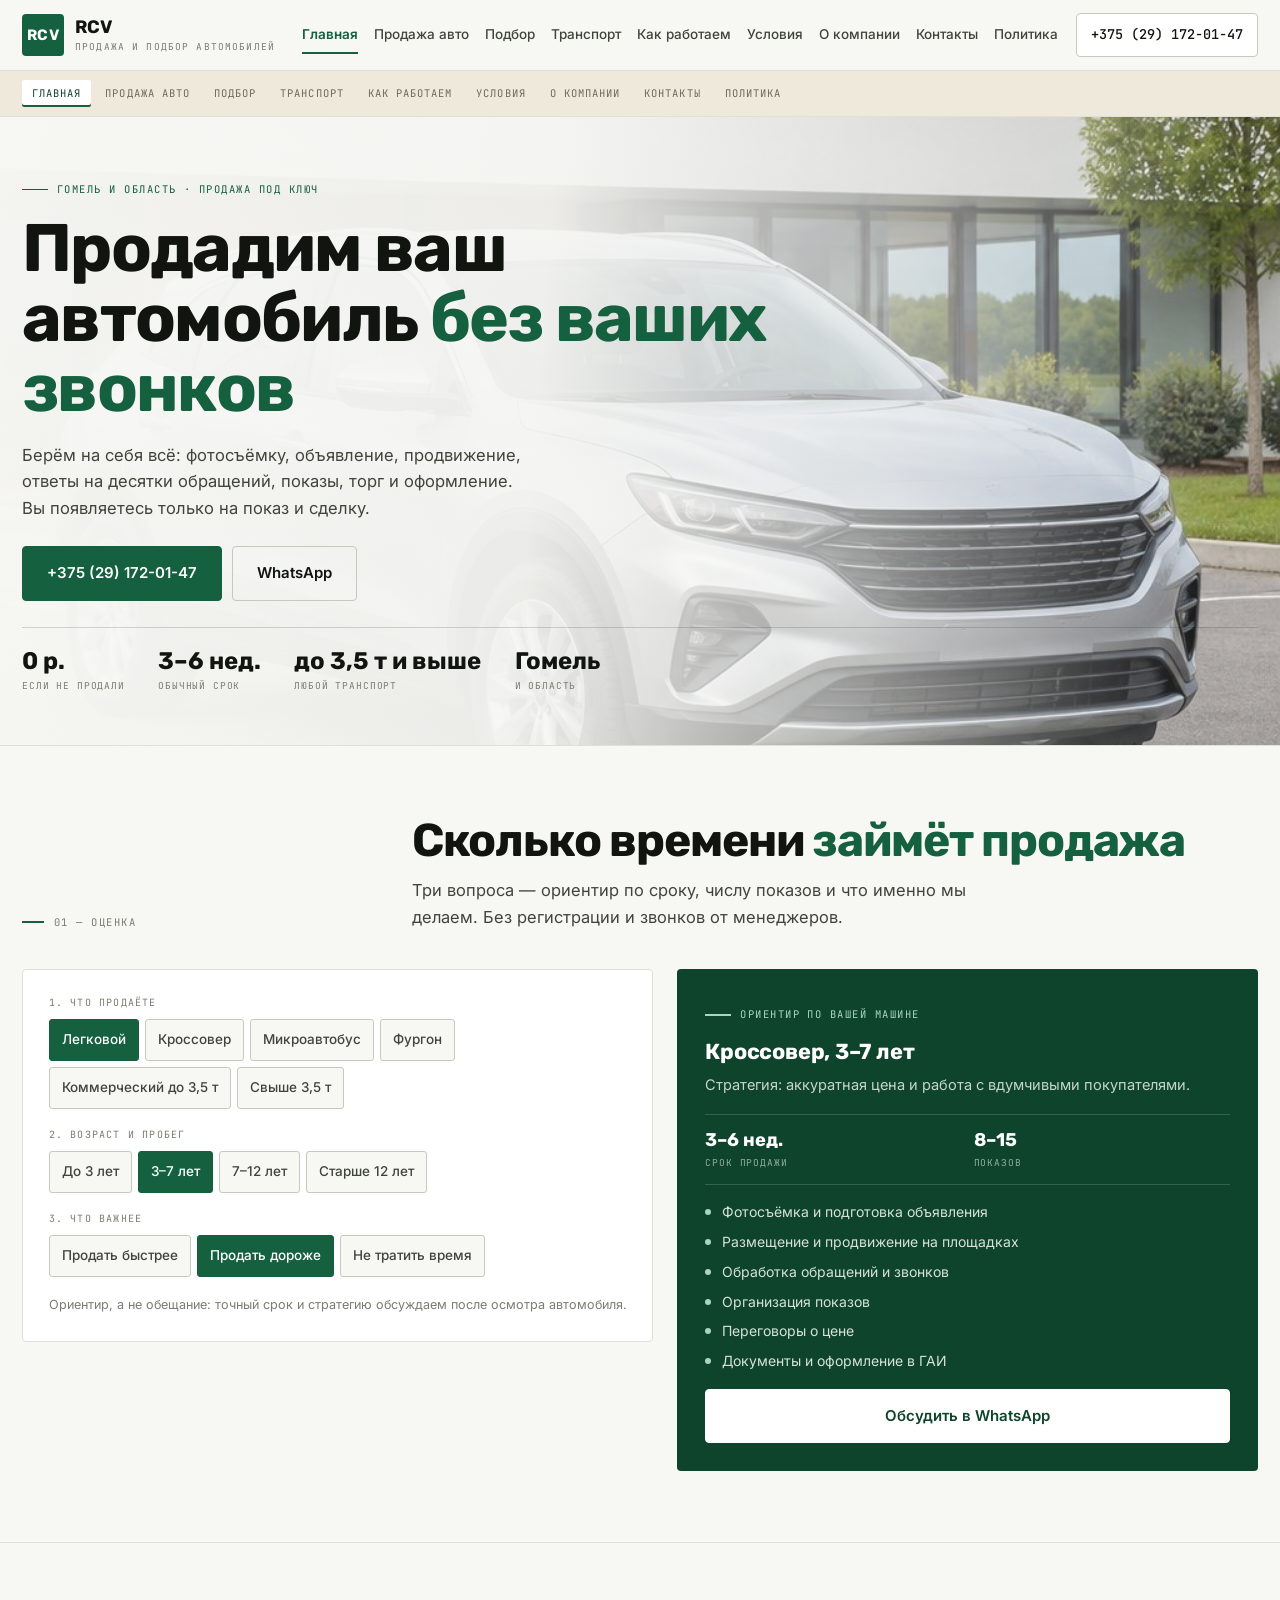
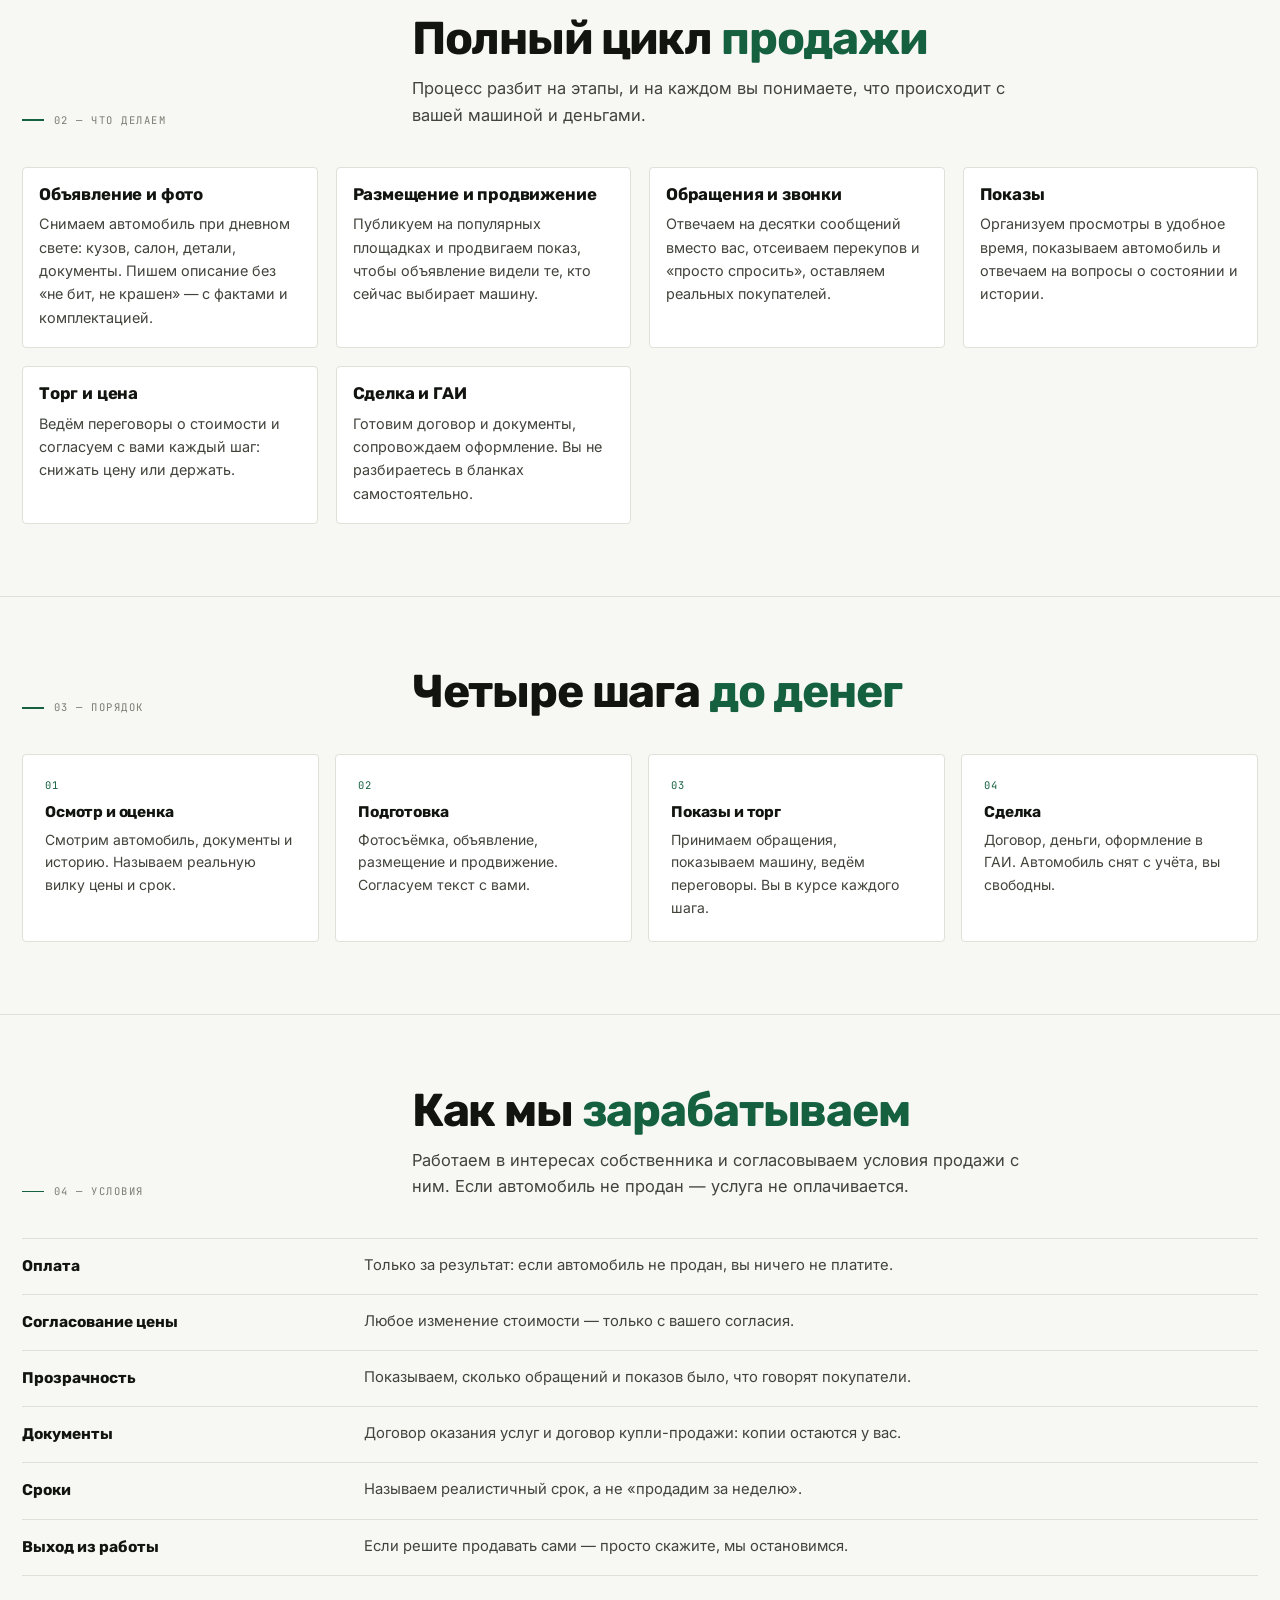
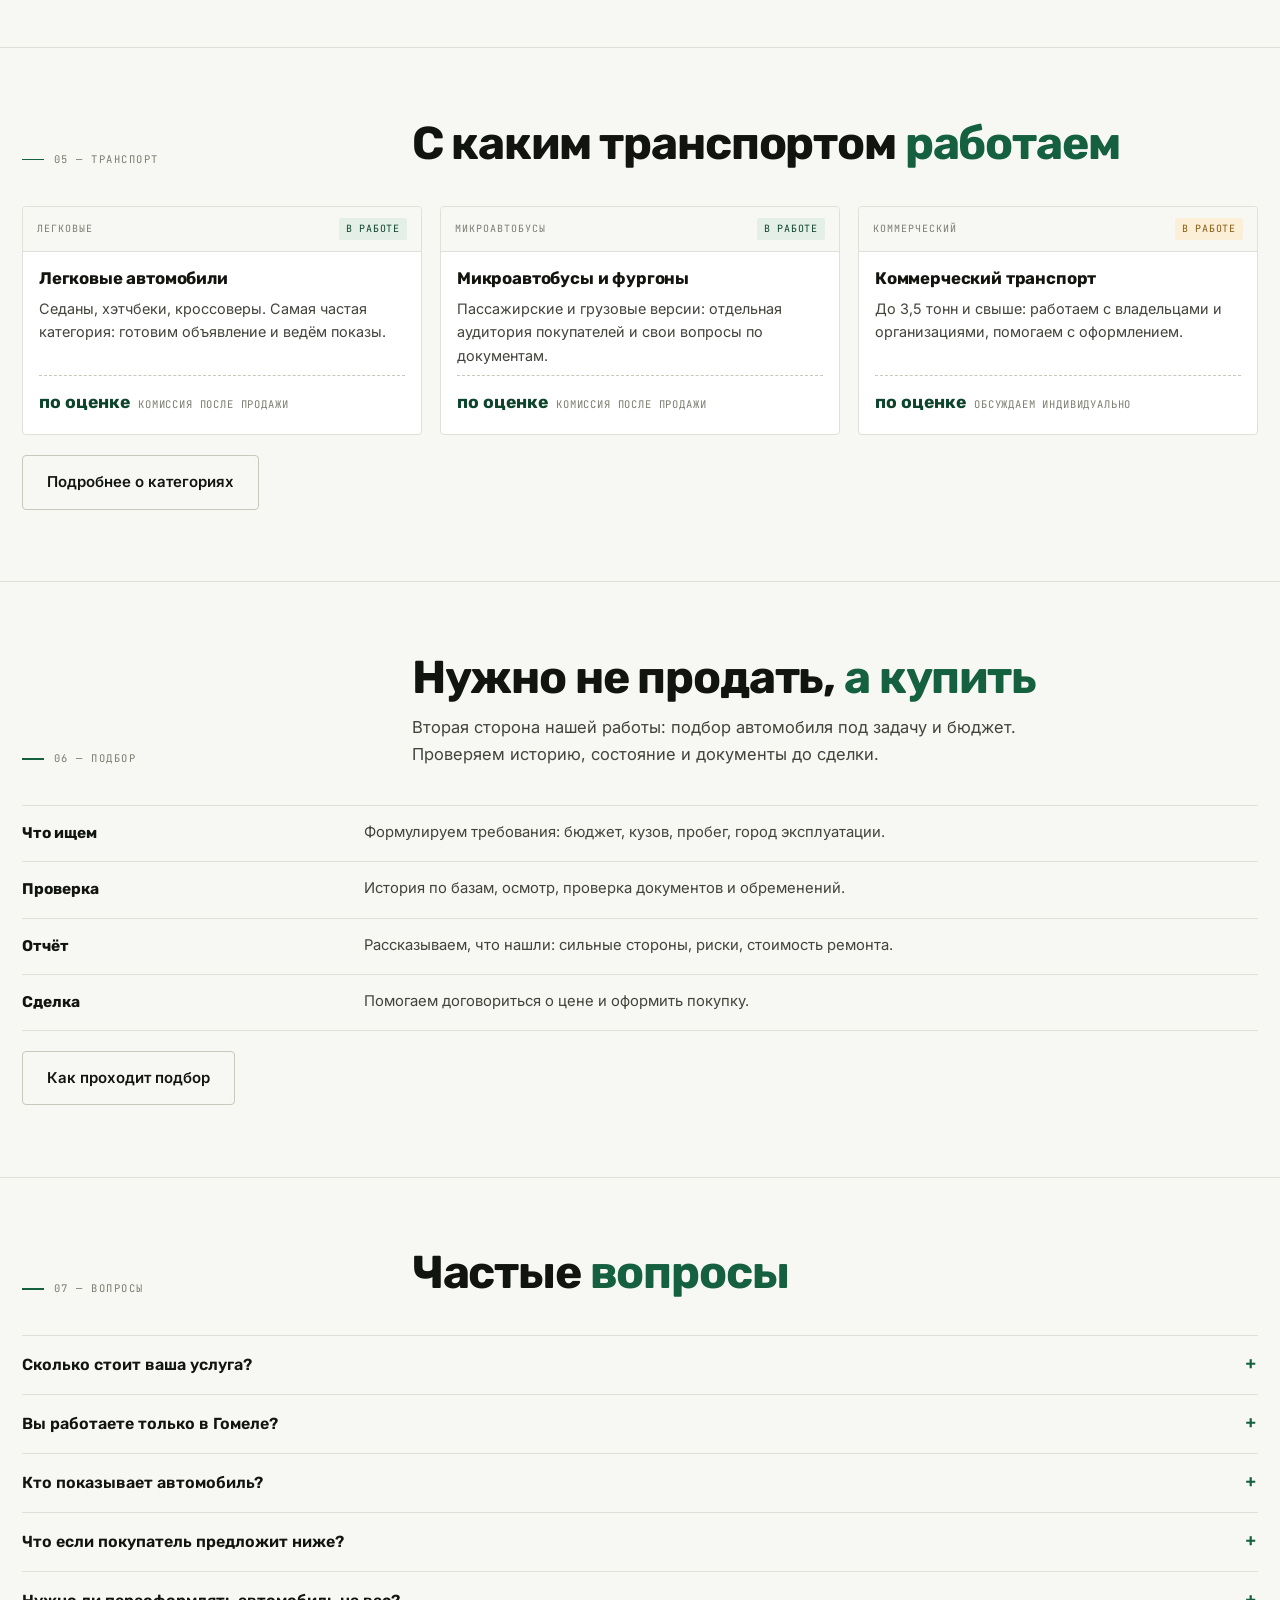
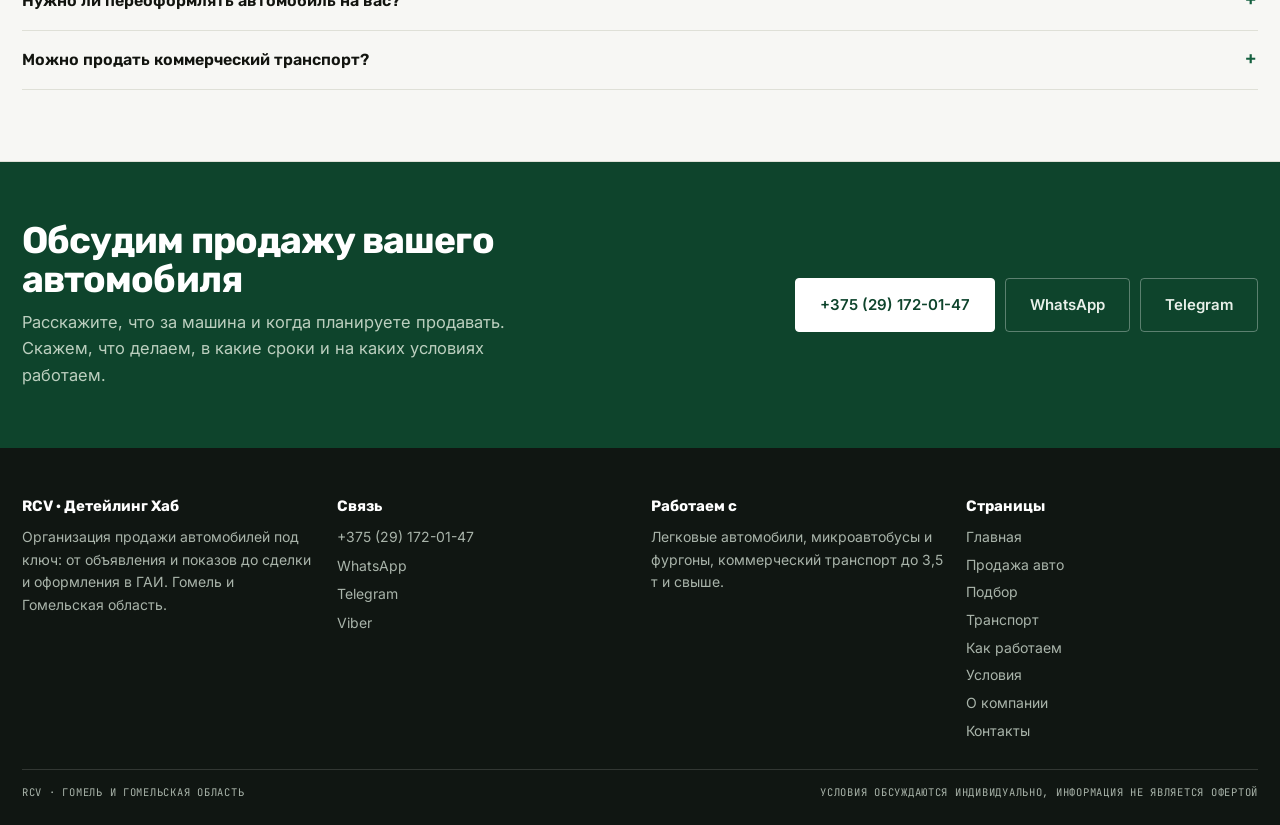
<file: index.html>
<!doctype html>
<html lang="ru">
<head>
<meta charset="utf-8">
<meta name="viewport" content="width=device-width,initial-scale=1">
<title>RCV — организация продажи автомобилей под ключ в Гомеле</title>
<meta name="description" content="RCV: продажа автомобиля под ключ в Гомеле и области. Объявление, продвижение, показы, переговоры, документы и ГАИ. Оплата только за проданный автомобиль. +375 (29) 172-01-47">
<link rel="icon" href="data:image/svg+xml,%3Csvg xmlns='http://www.w3.org/2000/svg' viewBox='0 0 32 32'%3E%3Crect width='32' height='32' rx='6' fill='%2314603F'/%3E%3Ctext x='16' y='22' font-family='Arial' font-size='13' font-weight='700' fill='%23fff' text-anchor='middle'%3ERCV%3C/text%3E%3C/svg%3E">
<link rel="preconnect" href="https://fonts.googleapis.com"><link rel="preconnect" href="https://fonts.gstatic.com" crossorigin>
<link href="https://fonts.googleapis.com/css2?family=Rubik:wght@400;500;600;700;800&family=Inter:wght@400;500;600&family=JetBrains+Mono:wght@400;500&display=swap" rel="stylesheet">
<style>
:root{--paper:#F7F7F4;--white:#fff;--ink:#12140F;--ink2:#41443B;--muted:#7A7D71;--line:#DFE0D7;--line2:#C7C9BC;--green:#14603F;--green-d:#0E442C;--green-l:#E4EFE7;--sand:#EFE9DC;--max:1280px;--pad:22px;--r:4px;--d:'Rubik',system-ui,sans-serif;--b:'Inter',system-ui,sans-serif;--m:'JetBrains Mono',monospace}
*{box-sizing:border-box}body{margin:0;background:var(--paper);color:var(--ink);font:400 16.5px/1.62 var(--b);overflow-x:hidden}
img{max-width:100%;display:block}a{color:inherit;text-decoration:none}button{font:inherit;color:inherit;background:none;border:0;cursor:pointer}
[hidden]{display:none!important}body.is-locked{overflow:hidden}
.wrap{width:min(var(--max),100% - var(--pad)*2);margin:0 auto}
h1,h2,h3{margin:0;font-family:var(--d);font-weight:700;letter-spacing:-.025em;line-height:1.05}
h1{font-size:clamp(2.15rem,5.4vw,4.2rem)}h2{font-size:clamp(1.7rem,3.6vw,2.9rem)}
.header{position:sticky;top:0;z-index:60;background:rgba(247,247,244,.96);border-bottom:1px solid var(--line)}
.header__in{display:flex;align-items:center;gap:18px;padding:13px 0}
.logo{display:flex;align-items:center;gap:11px;min-width:0}
.logo__mark{width:42px;height:42px;flex:none;display:grid;place-items:center;border-radius:var(--r);background:var(--green);color:#fff;font-family:var(--d);font-weight:700;font-size:15px}
.logo__txt{display:flex;flex-direction:column;line-height:1.1;min-width:0}
.logo__txt b{font-family:var(--d);font-size:18px;white-space:nowrap}
.logo__txt i{font-style:normal;font-family:var(--m);font-size:9.5px;letter-spacing:.12em;text-transform:uppercase;color:var(--muted);margin-top:4px;white-space:nowrap}
.btn{display:inline-flex;align-items:center;justify-content:center;gap:9px;padding:14px 24px;border-radius:var(--r);background:var(--green);color:#fff;font-weight:600;font-size:15px;border:1px solid var(--green)}
.btn--ghost{background:transparent;color:var(--ink);border-color:var(--line2)}
.btn--light{background:#fff;color:var(--green-d);border-color:#fff}
.hero{position:relative;isolation:isolate;overflow:hidden;border-bottom:1px solid var(--line);background:#E6E5DE}
.hero__bg{position:absolute;inset:0;z-index:-2}
.hero__bg img{width:100%;height:100%;object-fit:cover;object-position:60% 50%}
.hero::after{content:'';position:absolute;inset:0;z-index:-1;background:linear-gradient(94deg,rgba(247,247,244,.985) 0%,rgba(247,247,244,.95) 42%,rgba(247,247,244,.56) 70%,rgba(247,247,244,.07) 94%)}
.hero__in{padding:clamp(34px,5vw,64px) 0 clamp(28px,4vw,52px);min-height:clamp(470px,66vh,690px);display:flex;flex-direction:column;justify-content:flex-end;position:relative}
.hero__lead{margin:18px 0 0;max-width:50ch;font-size:clamp(1rem,1.3vw,1.12rem);color:var(--ink2)}
.hero__acts{display:flex;flex-wrap:wrap;gap:10px;margin-top:24px}
.strip{background:#EFE9DC;border-bottom:1px solid var(--line)}
.strip__in{display:flex;gap:4px;overflow-x:auto;scrollbar-width:none;padding:9px 0}
.strip__in::-webkit-scrollbar{display:none}
.strip a{font-family:var(--m);font-size:10.5px;letter-spacing:.1em;text-transform:uppercase;color:#6C6A5C;padding:5px 10px;white-space:nowrap}
.strip a.is-on{color:var(--green-d);background:#fff;box-shadow:inset 0 -2px 0 var(--green)}
.burger{display:none;width:42px;height:40px;border:1px solid var(--line2);border-radius:var(--r);background:#fff;align-items:center;justify-content:center;flex-direction:column;gap:5px}
.burger i{display:block;width:17px;height:1.6px;background:var(--ink)}
.drawer{position:fixed;inset:0;z-index:80;display:none;background:rgba(18,20,15,.52)}
.drawer.is-open{display:block}
.drawer__inner{position:absolute;top:0;right:0;bottom:0;width:min(360px,88vw);background:var(--paper);padding:18px;overflow-y:auto;display:flex;flex-direction:column}
.drawer a.dl{padding:12px 2px;border-bottom:1px solid var(--line);font-family:var(--d);font-size:17px;font-weight:600}
.mbar{display:none}
@media(max-width:1099px){.nav,.header__tel{display:none}.burger{display:flex;margin-left:auto}.strip{display:none}
.mbar{display:flex;position:fixed;left:0;right:0;bottom:0;z-index:70;background:#fff;border-top:1px solid var(--line);padding:8px 10px;gap:8px}
.mbar a{flex:1;display:flex;align-items:center;justify-content:center;padding:11px 6px;border:1px solid var(--line2);border-radius:var(--r);font-size:13px;font-weight:600}
.mbar a.p{background:var(--green);border-color:var(--green);color:#fff}body{padding-bottom:62px}}
@media(max-width:860px){.hero__in{grid-template-columns:minmax(0,1fr)}}
</style>
<link rel="stylesheet" href="assets/css/site.v1.css">
</head>
<body>
<header class="header"><div class="wrap header__in">
<a class="logo" href="index.html"><span class="logo__mark">RCV</span><span class="logo__txt"><b>RCV</b><i>продажа и подбор автомобилей</i></span></a>
<nav class="nav"><a href="index.html" aria-current="page">Главная</a><a href="prodazha.html">Продажа авто</a><a href="podbor.html">Подбор</a><a href="transport.html">Транспорт</a><a href="process.html">Как работаем</a><a href="ceny.html">Условия</a><a href="o-kompanii.html">О компании</a><a href="kontakty.html">Контакты</a><a href="politika.html">Политика</a></nav>
<a class="header__tel" href="tel:+375291720147">+375 (29) 172-01-47</a>
<button class="burger" id="burger" type="button" aria-label="Открыть меню" aria-expanded="false" aria-controls="drawer"><i></i><i></i><i></i></button>
</div></header>
<div class="strip"><div class="wrap strip__in"><a href="index.html" class="is-on">Главная</a><a href="prodazha.html">Продажа авто</a><a href="podbor.html">Подбор</a><a href="transport.html">Транспорт</a><a href="process.html">Как работаем</a><a href="ceny.html">Условия</a><a href="o-kompanii.html">О компании</a><a href="kontakty.html">Контакты</a><a href="politika.html">Политика</a></div></div>
<main><section class="hero">
<div class="hero__bg"><img src="assets/img/hero.jpg" alt="Автомобиль, подготовленный к продаже" width="1600" height="900" fetchpriority="high"></div>
<div class="wrap hero__in">
<span class="kick">Гомель и область · продажа под ключ</span>
<h1>Продадим ваш автомобиль <em>без ваших звонков</em></h1>
<p class="hero__lead">Берём на себя всё: фотосъёмку, объявление, продвижение, ответы на десятки обращений, показы, торг и оформление. Вы появляетесь только на показ и сделку.</p>
<div class="hero__acts"><a class="btn" href="tel:+375291720147">+375 (29) 172-01-47</a><a class="btn btn--ghost" href="https://wa.me/375291720147" target="_blank" rel="noopener">WhatsApp</a></div>
<div class="hero__figs"><div><b>0 р.</b><span>если не продали</span></div><div><b>3–6 нед.</b><span>обычный срок</span></div><div><b>до 3,5 т и выше</b><span>любой транспорт</span></div><div><b>Гомель</b><span>и область</span></div></div>
</div></section><section class="sect section--white"><div class="wrap">
<div class="sect__head"><div class="sect__label">01 — оценка</div><div><h2>Сколько времени <em>займёт продажа</em></h2><p class="sect__lead">Три вопроса — ориентир по сроку, числу показов и что именно мы делаем. Без регистрации и звонков от менеджеров.</p></div></div>
<div class="est" data-est>
<div class="est__form">
<div class="ef"><span class="ef__lab">1. Что продаёте</span><div class="ef__opts" data-q="type">
<button type="button" data-v="Легковой" aria-pressed="true">Легковой</button><button type="button" data-v="Кроссовер" aria-pressed="false">Кроссовер</button><button type="button" data-v="Микроавтобус" aria-pressed="false">Микроавтобус</button><button type="button" data-v="Фургон" aria-pressed="false">Фургон</button><button type="button" data-v="Коммерческий до 3,5 т" aria-pressed="false">Коммерческий до 3,5 т</button><button type="button" data-v="Свыше 3,5 т" aria-pressed="false">Свыше 3,5 т</button></div></div>
<div class="ef"><span class="ef__lab">2. Возраст и пробег</span><div class="ef__opts" data-q="age">
<button type="button" data-v="До 3 лет" aria-pressed="false">До 3 лет</button><button type="button" data-v="3–7 лет" aria-pressed="true">3–7 лет</button><button type="button" data-v="7–12 лет" aria-pressed="false">7–12 лет</button><button type="button" data-v="Старше 12 лет" aria-pressed="false">Старше 12 лет</button></div></div>
<div class="ef"><span class="ef__lab">3. Что важнее</span><div class="ef__opts" data-q="goal">
<button type="button" data-v="Продать быстрее" aria-pressed="false">Продать быстрее</button><button type="button" data-v="Продать дороже" aria-pressed="true">Продать дороже</button><button type="button" data-v="Не тратить своё время" aria-pressed="false">Не тратить время</button></div></div>
<p class="hint" style="font-size:12.6px;color:var(--muted)">Ориентир, а не обещание: точный срок и стратегию обсуждаем после осмотра автомобиля.</p>
</div>
<div class="est__out">
<span class="kick">Ориентир по вашей машине</span>
<h3 data-e-title>Кроссовер, 3–7 лет</h3>
<p data-e-desc>Стратегия: продать дороже.</p>
<div class="est__meta"><div><b data-e-term>3–6 недель</b><span>срок продажи</span></div><div><b data-e-shows>8–15</b><span>показов</span></div></div>
<ul class="est__list" data-e-list></ul>
<a class="btn btn--light" data-e-wa href="https://wa.me/375291720147" target="_blank" rel="noopener">Обсудить в WhatsApp</a>
</div></div></div></section>
<section class="sect "><div class="wrap">
<div class="sect__head"><div class="sect__label">02 — что делаем</div><div><h2>Полный цикл <em>продажи</em></h2><p class="sect__lead">Процесс разбит на этапы, и на каждом вы понимаете, что происходит с вашей машиной и деньгами.</p></div></div>
<div class="lots"><article class="lot"><div class="lot__body"><h3>Объявление и фото</h3><p>Снимаем автомобиль при дневном свете: кузов, салон, детали, документы. Пишем описание без «не бит, не крашен» — с фактами и комплектацией.</p></div></article><article class="lot"><div class="lot__body"><h3>Размещение и продвижение</h3><p>Публикуем на популярных площадках и продвигаем показ, чтобы объявление видели те, кто сейчас выбирает машину.</p></div></article><article class="lot"><div class="lot__body"><h3>Обращения и звонки</h3><p>Отвечаем на десятки сообщений вместо вас, отсеиваем перекупов и «просто спросить», оставляем реальных покупателей.</p></div></article><article class="lot"><div class="lot__body"><h3>Показы</h3><p>Организуем просмотры в удобное время, показываем автомобиль и отвечаем на вопросы о состоянии и истории.</p></div></article><article class="lot"><div class="lot__body"><h3>Торг и цена</h3><p>Ведём переговоры о стоимости и согласуем с вами каждый шаг: снижать цену или держать.</p></div></article><article class="lot"><div class="lot__body"><h3>Сделка и ГАИ</h3><p>Готовим договор и документы, сопровождаем оформление. Вы не разбираетесь в бланках самостоятельно.</p></div></article></div></div></section>
<section class="sect section--white"><div class="wrap">
<div class="sect__head"><div class="sect__label">03 — порядок</div><div><h2>Четыре шага <em>до денег</em></h2></div></div>
<div class="steps"><div class="step"><h3>Осмотр и оценка</h3><p>Смотрим автомобиль, документы и историю. Называем реальную вилку цены и срок.</p></div><div class="step"><h3>Подготовка</h3><p>Фотосъёмка, объявление, размещение и продвижение. Согласуем текст с вами.</p></div><div class="step"><h3>Показы и торг</h3><p>Принимаем обращения, показываем машину, ведём переговоры. Вы в курсе каждого шага.</p></div><div class="step"><h3>Сделка</h3><p>Договор, деньги, оформление в ГАИ. Автомобиль снят с учёта, вы свободны.</p></div></div></div></section>
<section class="sect section--sand"><div class="wrap">
<div class="sect__head"><div class="sect__label">04 — условия</div><div><h2>Как мы <em>зарабатываем</em></h2><p class="sect__lead">Работаем в интересах собственника и согласовываем условия продажи с ним. Если автомобиль не продан — услуга не оплачивается.</p></div></div>
<div class="rows"><div class="row"><b>Оплата</b><span>Только за результат: если автомобиль не продан, вы ничего не платите.</span></div><div class="row"><b>Согласование цены</b><span>Любое изменение стоимости — только с вашего согласия.</span></div><div class="row"><b>Прозрачность</b><span>Показываем, сколько обращений и показов было, что говорят покупатели.</span></div><div class="row"><b>Документы</b><span>Договор оказания услуг и договор купли-продажи: копии остаются у вас.</span></div><div class="row"><b>Сроки</b><span>Называем реалистичный срок, а не «продадим за неделю».</span></div><div class="row"><b>Выход из работы</b><span>Если решите продавать сами — просто скажите, мы остановимся.</span></div></div></div></section>
<section class="sect section--white"><div class="wrap">
<div class="sect__head"><div class="sect__label">05 — транспорт</div><div><h2>С каким транспортом <em>работаем</em></h2></div></div>
<div class="lots"><article class="lot">
<div class="lot__top"><span class="lot__type">Легковые</span><span class="lot__st ">в работе</span></div>
<div class="lot__body"><h3>Легковые автомобили</h3><p>Седаны, хэтчбеки, кроссоверы. Самая частая категория: готовим объявление и ведём показы.</p><div class="lot__price"><b>по оценке</b><span>комиссия после продажи</span></div></div>
</article><article class="lot">
<div class="lot__top"><span class="lot__type">Микроавтобусы</span><span class="lot__st ">в работе</span></div>
<div class="lot__body"><h3>Микроавтобусы и фургоны</h3><p>Пассажирские и грузовые версии: отдельная аудитория покупателей и свои вопросы по документам.</p><div class="lot__price"><b>по оценке</b><span>комиссия после продажи</span></div></div>
</article><article class="lot">
<div class="lot__top"><span class="lot__type">Коммерческий</span><span class="lot__st lot__st--new">в работе</span></div>
<div class="lot__body"><h3>Коммерческий транспорт</h3><p>До 3,5 тонн и свыше: работаем с владельцами и организациями, помогаем с оформлением.</p><div class="lot__price"><b>по оценке</b><span>обсуждаем индивидуально</span></div></div>
</article></div><p style="margin-top:20px"><a class="btn btn--ghost" href="transport.html">Подробнее о категориях</a></p>
</div></section>
<section class="sect "><div class="wrap">
<div class="sect__head"><div class="sect__label">06 — подбор</div><div><h2>Нужно не продать, <em>а купить</em></h2><p class="sect__lead">Вторая сторона нашей работы: подбор автомобиля под задачу и бюджет. Проверяем историю, состояние и документы до сделки.</p></div></div>
<div class="rows"><div class="row"><b>Что ищем</b><span>Формулируем требования: бюджет, кузов, пробег, город эксплуатации.</span></div><div class="row"><b>Проверка</b><span>История по базам, осмотр, проверка документов и обременений.</span></div><div class="row"><b>Отчёт</b><span>Рассказываем, что нашли: сильные стороны, риски, стоимость ремонта.</span></div><div class="row"><b>Сделка</b><span>Помогаем договориться о цене и оформить покупку.</span></div></div><p style="margin-top:20px"><a class="btn btn--ghost" href="podbor.html">Как проходит подбор</a></p>
</div></section>
<section class="sect section--white"><div class="wrap">
<div class="sect__head"><div class="sect__label">07 — вопросы</div><div><h2>Частые <em>вопросы</em></h2></div></div>
<div class="faq"><details><summary>Сколько стоит ваша услуга?</summary><p>Условия обсуждаем индивидуально: зависит от категории транспорта и сложности продажи. Если автомобиль не продан, оплаты нет.</p></details><details><summary>Вы работаете только в Гомеле?</summary><p>Основная зона — Гомель и Гомельская область. По другим городам обсуждаем отдельно.</p></details><details><summary>Кто показывает автомобиль?</summary><p>Мы организуем показы и присутствуем на них. Вам не нужно освобождать день под звонки.</p></details><details><summary>Что если покупатель предложит ниже?</summary><p>Торг ведём мы, но решение о снижении цены всегда за вами.</p></details><details><summary>Нужно ли переоформлять автомобиль на вас?</summary><p>Нет. Автомобиль остаётся вашим до сделки, договор купли-продажи оформляется на покупателя.</p></details><details><summary>Можно продать коммерческий транспорт?</summary><p>Да: микроавтобусы, фургоны, техника до 3,5 тонн и свыше. Условия обсуждаем отдельно.</p></details></div></div></section>
<section class="cta"><div class="wrap cta__in">
<div><h2>Обсудим продажу вашего автомобиля</h2><p>Расскажите, что за машина и когда планируете продавать. Скажем, что делаем, в какие сроки и на каких условиях работаем.</p></div>
<div class="cta__acts"><a class="btn btn--light" href="tel:+375291720147">+375 (29) 172-01-47</a><a class="btn btn--ghost" href="https://wa.me/375291720147" target="_blank" rel="noopener">WhatsApp</a><a class="btn btn--ghost" href="https://t.me/+375291720147" target="_blank" rel="noopener">Telegram</a></div>
</div></section></main>
<footer class="footer"><div class="wrap">
<div class="footer__grid">
<div><b>RCV · Детейлинг Хаб</b><p style="margin:0">Организация продажи автомобилей под ключ: от объявления и показов до сделки и оформления в ГАИ. Гомель и Гомельская область.</p></div>
<div><b>Связь</b><a href="tel:+375291720147" style="display:block;margin-bottom:6px">+375 (29) 172-01-47</a><a href="https://wa.me/375291720147" target="_blank" rel="noopener" style="display:block;margin-bottom:6px">WhatsApp</a><a href="https://t.me/+375291720147" target="_blank" rel="noopener" style="display:block;margin-bottom:6px">Telegram</a><a href="viber://chat?number=%2B375291720147">Viber</a></div>
<div><b>Работаем с</b><p style="margin:0">Легковые автомобили, микроавтобусы и фургоны, коммерческий транспорт до 3,5 т и свыше.</p></div>
<div><b>Страницы</b><a href="index.html" style="display:block;margin-bottom:5px">Главная</a><a href="prodazha.html" style="display:block;margin-bottom:5px">Продажа авто</a><a href="podbor.html" style="display:block;margin-bottom:5px">Подбор</a><a href="transport.html" style="display:block;margin-bottom:5px">Транспорт</a><a href="process.html" style="display:block;margin-bottom:5px">Как работаем</a><a href="ceny.html" style="display:block;margin-bottom:5px">Условия</a><a href="o-kompanii.html" style="display:block;margin-bottom:5px">О компании</a><a href="kontakty.html" style="display:block;margin-bottom:5px">Контакты</a></div>
</div>
<div class="footer__bot"><span>RCV · Гомель и Гомельская область</span><span>Условия обсуждаются индивидуально, информация не является офертой</span></div>
</div></footer>
<div class="drawer" id="drawer" aria-hidden="true">
<div class="drawer__inner" role="dialog" aria-modal="true" aria-label="Меню">
<div class="drawer__top"><span class="logo__txt"><b>RCV</b><i>продажа и подбор автомобилей</i></span><button class="drawer__close" id="drawerClose" type="button" aria-label="Закрыть меню">×</button></div>
<a class="dl" href="index.html">Главная</a><a class="dl" href="prodazha.html">Продажа авто</a><a class="dl" href="podbor.html">Подбор</a><a class="dl" href="transport.html">Транспорт</a><a class="dl" href="process.html">Как работаем</a><a class="dl" href="ceny.html">Условия</a><a class="dl" href="o-kompanii.html">О компании</a><a class="dl" href="kontakty.html">Контакты</a><a class="dl" href="politika.html">Политика</a><a class="btn" href="tel:+375291720147">+375 (29) 172-01-47</a>
</div></div>
<div class="mbar"><a class="p" href="tel:+375291720147">Позвонить</a><a href="https://wa.me/375291720147" target="_blank" rel="noopener">WhatsApp</a><a href="viber://chat?number=%2B375291720147" target="_blank" rel="noopener">Viber</a><a href="https://t.me/+375291720147" target="_blank" rel="noopener">Telegram</a></div>
<script src="assets/js/main.v1.js" defer></script>
</body>
</html>
</file>
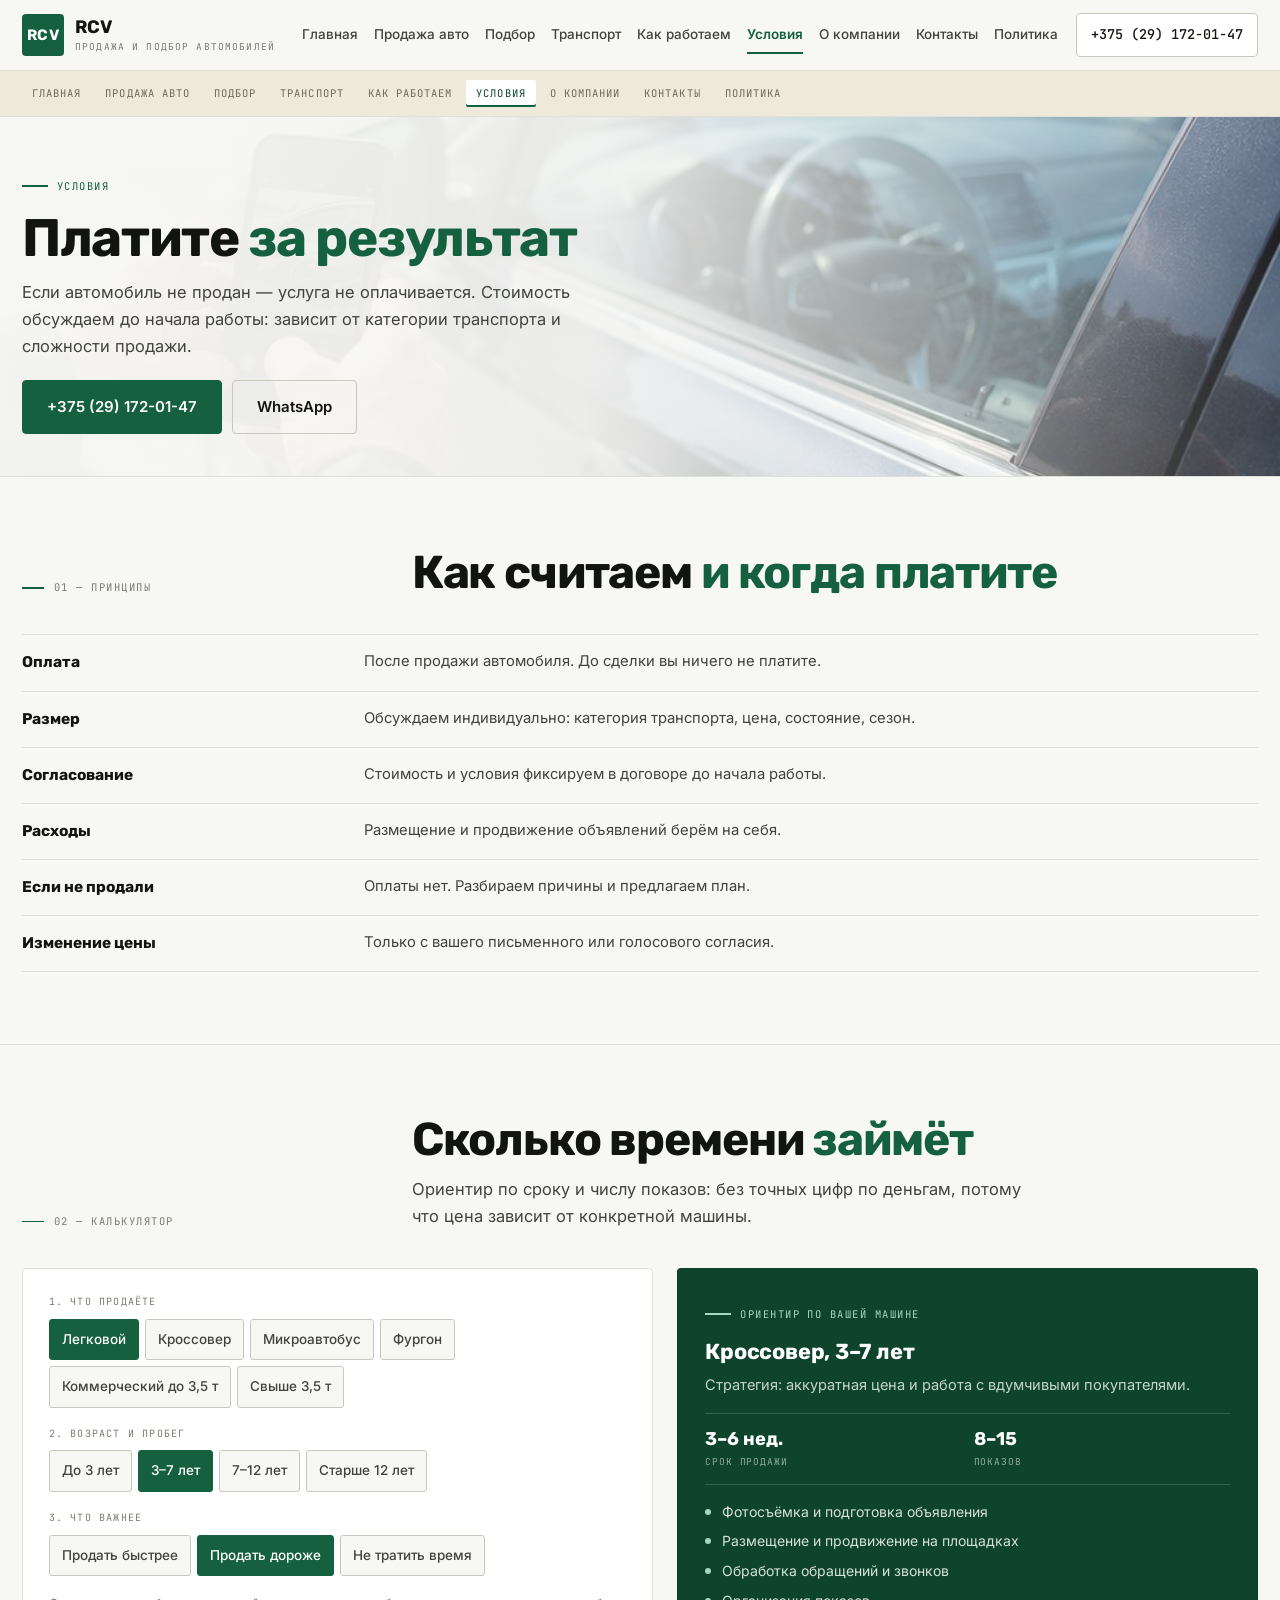
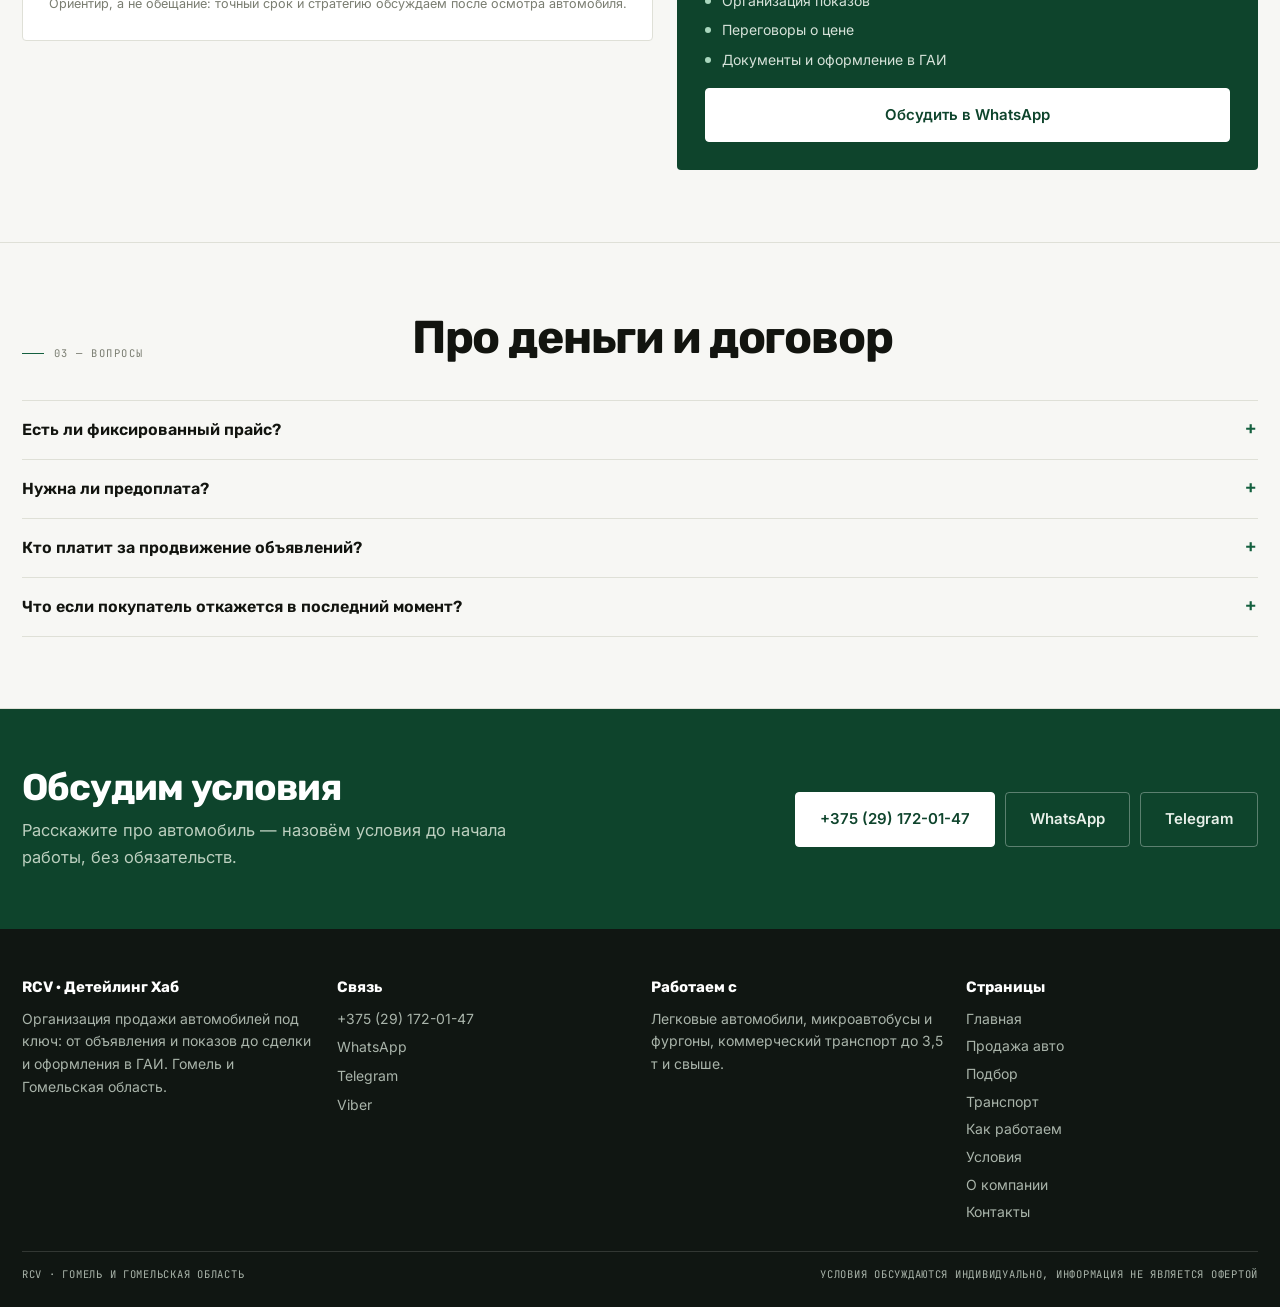
<file: ceny.html>
<!doctype html>
<html lang="ru">
<head>
<meta charset="utf-8">
<meta name="viewport" content="width=device-width,initial-scale=1">
<title>Условия работы RCV — оплата только за проданный автомобиль</title>
<meta name="description" content="Условия сотрудничества RCV: оплата после продажи, согласование цены, договор, прозрачная отчётность. Гомель и область.">
<link rel="icon" href="data:image/svg+xml,%3Csvg xmlns='http://www.w3.org/2000/svg' viewBox='0 0 32 32'%3E%3Crect width='32' height='32' rx='6' fill='%2314603F'/%3E%3Ctext x='16' y='22' font-family='Arial' font-size='13' font-weight='700' fill='%23fff' text-anchor='middle'%3ERCV%3C/text%3E%3C/svg%3E">
<link rel="preconnect" href="https://fonts.googleapis.com"><link rel="preconnect" href="https://fonts.gstatic.com" crossorigin>
<link href="https://fonts.googleapis.com/css2?family=Rubik:wght@400;500;600;700;800&family=Inter:wght@400;500;600&family=JetBrains+Mono:wght@400;500&display=swap" rel="stylesheet">
<style>
:root{--paper:#F7F7F4;--white:#fff;--ink:#12140F;--ink2:#41443B;--muted:#7A7D71;--line:#DFE0D7;--line2:#C7C9BC;--green:#14603F;--green-d:#0E442C;--green-l:#E4EFE7;--sand:#EFE9DC;--max:1280px;--pad:22px;--r:4px;--d:'Rubik',system-ui,sans-serif;--b:'Inter',system-ui,sans-serif;--m:'JetBrains Mono',monospace}
*{box-sizing:border-box}body{margin:0;background:var(--paper);color:var(--ink);font:400 16.5px/1.62 var(--b);overflow-x:hidden}
img{max-width:100%;display:block}a{color:inherit;text-decoration:none}button{font:inherit;color:inherit;background:none;border:0;cursor:pointer}
[hidden]{display:none!important}body.is-locked{overflow:hidden}
.wrap{width:min(var(--max),100% - var(--pad)*2);margin:0 auto}
h1,h2,h3{margin:0;font-family:var(--d);font-weight:700;letter-spacing:-.025em;line-height:1.05}
h1{font-size:clamp(2.15rem,5.4vw,4.2rem)}h2{font-size:clamp(1.7rem,3.6vw,2.9rem)}
.header{position:sticky;top:0;z-index:60;background:rgba(247,247,244,.96);border-bottom:1px solid var(--line)}
.header__in{display:flex;align-items:center;gap:18px;padding:13px 0}
.logo{display:flex;align-items:center;gap:11px;min-width:0}
.logo__mark{width:42px;height:42px;flex:none;display:grid;place-items:center;border-radius:var(--r);background:var(--green);color:#fff;font-family:var(--d);font-weight:700;font-size:15px}
.logo__txt{display:flex;flex-direction:column;line-height:1.1;min-width:0}
.logo__txt b{font-family:var(--d);font-size:18px;white-space:nowrap}
.logo__txt i{font-style:normal;font-family:var(--m);font-size:9.5px;letter-spacing:.12em;text-transform:uppercase;color:var(--muted);margin-top:4px;white-space:nowrap}
.btn{display:inline-flex;align-items:center;justify-content:center;gap:9px;padding:14px 24px;border-radius:var(--r);background:var(--green);color:#fff;font-weight:600;font-size:15px;border:1px solid var(--green)}
.btn--ghost{background:transparent;color:var(--ink);border-color:var(--line2)}
.btn--light{background:#fff;color:var(--green-d);border-color:#fff}
.hero{position:relative;isolation:isolate;overflow:hidden;border-bottom:1px solid var(--line);background:#E6E5DE}
.hero__bg{position:absolute;inset:0;z-index:-2}
.hero__bg img{width:100%;height:100%;object-fit:cover;object-position:60% 50%}
.hero::after{content:'';position:absolute;inset:0;z-index:-1;background:linear-gradient(94deg,rgba(247,247,244,.985) 0%,rgba(247,247,244,.95) 42%,rgba(247,247,244,.56) 70%,rgba(247,247,244,.07) 94%)}
.hero__in{padding:clamp(34px,5vw,64px) 0 clamp(28px,4vw,52px);min-height:clamp(470px,66vh,690px);display:flex;flex-direction:column;justify-content:flex-end;position:relative}
.hero__lead{margin:18px 0 0;max-width:50ch;font-size:clamp(1rem,1.3vw,1.12rem);color:var(--ink2)}
.hero__acts{display:flex;flex-wrap:wrap;gap:10px;margin-top:24px}
.strip{background:#EFE9DC;border-bottom:1px solid var(--line)}
.strip__in{display:flex;gap:4px;overflow-x:auto;scrollbar-width:none;padding:9px 0}
.strip__in::-webkit-scrollbar{display:none}
.strip a{font-family:var(--m);font-size:10.5px;letter-spacing:.1em;text-transform:uppercase;color:#6C6A5C;padding:5px 10px;white-space:nowrap}
.strip a.is-on{color:var(--green-d);background:#fff;box-shadow:inset 0 -2px 0 var(--green)}
.burger{display:none;width:42px;height:40px;border:1px solid var(--line2);border-radius:var(--r);background:#fff;align-items:center;justify-content:center;flex-direction:column;gap:5px}
.burger i{display:block;width:17px;height:1.6px;background:var(--ink)}
.drawer{position:fixed;inset:0;z-index:80;display:none;background:rgba(18,20,15,.52)}
.drawer.is-open{display:block}
.drawer__inner{position:absolute;top:0;right:0;bottom:0;width:min(360px,88vw);background:var(--paper);padding:18px;overflow-y:auto;display:flex;flex-direction:column}
.drawer a.dl{padding:12px 2px;border-bottom:1px solid var(--line);font-family:var(--d);font-size:17px;font-weight:600}
.mbar{display:none}
@media(max-width:1099px){.nav,.header__tel{display:none}.burger{display:flex;margin-left:auto}.strip{display:none}
.mbar{display:flex;position:fixed;left:0;right:0;bottom:0;z-index:70;background:#fff;border-top:1px solid var(--line);padding:8px 10px;gap:8px}
.mbar a{flex:1;display:flex;align-items:center;justify-content:center;padding:11px 6px;border:1px solid var(--line2);border-radius:var(--r);font-size:13px;font-weight:600}
.mbar a.p{background:var(--green);border-color:var(--green);color:#fff}body{padding-bottom:62px}}
@media(max-width:860px){.hero__in{grid-template-columns:minmax(0,1fr)}}
</style>
<link rel="stylesheet" href="assets/css/site.v1.css">
</head>
<body>
<header class="header"><div class="wrap header__in">
<a class="logo" href="index.html"><span class="logo__mark">RCV</span><span class="logo__txt"><b>RCV</b><i>продажа и подбор автомобилей</i></span></a>
<nav class="nav"><a href="index.html">Главная</a><a href="prodazha.html">Продажа авто</a><a href="podbor.html">Подбор</a><a href="transport.html">Транспорт</a><a href="process.html">Как работаем</a><a href="ceny.html" aria-current="page">Условия</a><a href="o-kompanii.html">О компании</a><a href="kontakty.html">Контакты</a><a href="politika.html">Политика</a></nav>
<a class="header__tel" href="tel:+375291720147">+375 (29) 172-01-47</a>
<button class="burger" id="burger" type="button" aria-label="Открыть меню" aria-expanded="false" aria-controls="drawer"><i></i><i></i><i></i></button>
</div></header>
<div class="strip"><div class="wrap strip__in"><a href="index.html">Главная</a><a href="prodazha.html">Продажа авто</a><a href="podbor.html">Подбор</a><a href="transport.html">Транспорт</a><a href="process.html">Как работаем</a><a href="ceny.html" class="is-on">Условия</a><a href="o-kompanii.html">О компании</a><a href="kontakty.html">Контакты</a><a href="politika.html">Политика</a></div></div>
<main><section class="phero">
<div class="phero__bg"><img src="assets/img/listing.jpg" alt="Подготовка автомобиля к продаже" width="1100" height="620"></div>
<div class="wrap phero__in">
<span class="kick">условия</span>
<h1>Платите <em>за результат</em></h1>
<p class="phero__lead">Если автомобиль не продан — услуга не оплачивается. Стоимость обсуждаем до начала работы: зависит от категории транспорта и сложности продажи.</p>
<div class="phero__acts"><a class="btn" href="tel:+375291720147">+375 (29) 172-01-47</a><a class="btn btn--ghost" href="https://wa.me/375291720147" target="_blank" rel="noopener">WhatsApp</a></div>
</div></section><section class="sect section--white"><div class="wrap">
<div class="sect__head"><div class="sect__label">01 — принципы</div><div><h2>Как считаем <em>и когда платите</em></h2></div></div>
<div class="rows"><div class="row"><b>Оплата</b><span>После продажи автомобиля. До сделки вы ничего не платите.</span></div><div class="row"><b>Размер</b><span>Обсуждаем индивидуально: категория транспорта, цена, состояние, сезон.</span></div><div class="row"><b>Согласование</b><span>Стоимость и условия фиксируем в договоре до начала работы.</span></div><div class="row"><b>Расходы</b><span>Размещение и продвижение объявлений берём на себя.</span></div><div class="row"><b>Если не продали</b><span>Оплаты нет. Разбираем причины и предлагаем план.</span></div><div class="row"><b>Изменение цены</b><span>Только с вашего письменного или голосового согласия.</span></div></div></div></section>
<section class="sect section--sand"><div class="wrap">
<div class="sect__head"><div class="sect__label">02 — калькулятор</div><div><h2>Сколько времени <em>займёт</em></h2><p class="sect__lead">Ориентир по сроку и числу показов: без точных цифр по деньгам, потому что цена зависит от конкретной машины.</p></div></div>
<div class="est" data-est>
<div class="est__form">
<div class="ef"><span class="ef__lab">1. Что продаёте</span><div class="ef__opts" data-q="type">
<button type="button" data-v="Легковой" aria-pressed="true">Легковой</button><button type="button" data-v="Кроссовер" aria-pressed="false">Кроссовер</button><button type="button" data-v="Микроавтобус" aria-pressed="false">Микроавтобус</button><button type="button" data-v="Фургон" aria-pressed="false">Фургон</button><button type="button" data-v="Коммерческий до 3,5 т" aria-pressed="false">Коммерческий до 3,5 т</button><button type="button" data-v="Свыше 3,5 т" aria-pressed="false">Свыше 3,5 т</button></div></div>
<div class="ef"><span class="ef__lab">2. Возраст и пробег</span><div class="ef__opts" data-q="age">
<button type="button" data-v="До 3 лет" aria-pressed="false">До 3 лет</button><button type="button" data-v="3–7 лет" aria-pressed="true">3–7 лет</button><button type="button" data-v="7–12 лет" aria-pressed="false">7–12 лет</button><button type="button" data-v="Старше 12 лет" aria-pressed="false">Старше 12 лет</button></div></div>
<div class="ef"><span class="ef__lab">3. Что важнее</span><div class="ef__opts" data-q="goal">
<button type="button" data-v="Продать быстрее" aria-pressed="false">Продать быстрее</button><button type="button" data-v="Продать дороже" aria-pressed="true">Продать дороже</button><button type="button" data-v="Не тратить своё время" aria-pressed="false">Не тратить время</button></div></div>
<p class="hint" style="font-size:12.6px;color:var(--muted)">Ориентир, а не обещание: точный срок и стратегию обсуждаем после осмотра автомобиля.</p>
</div>
<div class="est__out">
<span class="kick">Ориентир по вашей машине</span>
<h3 data-e-title>Кроссовер, 3–7 лет</h3>
<p data-e-desc>Стратегия: продать дороже.</p>
<div class="est__meta"><div><b data-e-term>3–6 недель</b><span>срок продажи</span></div><div><b data-e-shows>8–15</b><span>показов</span></div></div>
<ul class="est__list" data-e-list></ul>
<a class="btn btn--light" data-e-wa href="https://wa.me/375291720147" target="_blank" rel="noopener">Обсудить в WhatsApp</a>
</div></div></div></section>
<section class="sect section--white"><div class="wrap">
<div class="sect__head"><div class="sect__label">03 — вопросы</div><div><h2>Про деньги и договор</h2></div></div>
<div class="faq"><details><summary>Есть ли фиксированный прайс?</summary><p>Нет: продажа легкового автомобиля и коммерческой техники — разная работа. Условия называем после осмотра и фиксируем в договоре.</p></details><details><summary>Нужна ли предоплата?</summary><p>Нет. Оплата — после продажи.</p></details><details><summary>Кто платит за продвижение объявлений?</summary><p>Мы. Это входит в услугу.</p></details><details><summary>Что если покупатель откажется в последний момент?</summary><p>Продолжаем работу: объявление остаётся активным, пока вы не решите остановиться.</p></details></div></div></section>
<section class="cta"><div class="wrap cta__in">
<div><h2>Обсудим условия</h2><p>Расскажите про автомобиль — назовём условия до начала работы, без обязательств.</p></div>
<div class="cta__acts"><a class="btn btn--light" href="tel:+375291720147">+375 (29) 172-01-47</a><a class="btn btn--ghost" href="https://wa.me/375291720147" target="_blank" rel="noopener">WhatsApp</a><a class="btn btn--ghost" href="https://t.me/+375291720147" target="_blank" rel="noopener">Telegram</a></div>
</div></section></main>
<footer class="footer"><div class="wrap">
<div class="footer__grid">
<div><b>RCV · Детейлинг Хаб</b><p style="margin:0">Организация продажи автомобилей под ключ: от объявления и показов до сделки и оформления в ГАИ. Гомель и Гомельская область.</p></div>
<div><b>Связь</b><a href="tel:+375291720147" style="display:block;margin-bottom:6px">+375 (29) 172-01-47</a><a href="https://wa.me/375291720147" target="_blank" rel="noopener" style="display:block;margin-bottom:6px">WhatsApp</a><a href="https://t.me/+375291720147" target="_blank" rel="noopener" style="display:block;margin-bottom:6px">Telegram</a><a href="viber://chat?number=%2B375291720147">Viber</a></div>
<div><b>Работаем с</b><p style="margin:0">Легковые автомобили, микроавтобусы и фургоны, коммерческий транспорт до 3,5 т и свыше.</p></div>
<div><b>Страницы</b><a href="index.html" style="display:block;margin-bottom:5px">Главная</a><a href="prodazha.html" style="display:block;margin-bottom:5px">Продажа авто</a><a href="podbor.html" style="display:block;margin-bottom:5px">Подбор</a><a href="transport.html" style="display:block;margin-bottom:5px">Транспорт</a><a href="process.html" style="display:block;margin-bottom:5px">Как работаем</a><a href="ceny.html" style="display:block;margin-bottom:5px">Условия</a><a href="o-kompanii.html" style="display:block;margin-bottom:5px">О компании</a><a href="kontakty.html" style="display:block;margin-bottom:5px">Контакты</a></div>
</div>
<div class="footer__bot"><span>RCV · Гомель и Гомельская область</span><span>Условия обсуждаются индивидуально, информация не является офертой</span></div>
</div></footer>
<div class="drawer" id="drawer" aria-hidden="true">
<div class="drawer__inner" role="dialog" aria-modal="true" aria-label="Меню">
<div class="drawer__top"><span class="logo__txt"><b>RCV</b><i>продажа и подбор автомобилей</i></span><button class="drawer__close" id="drawerClose" type="button" aria-label="Закрыть меню">×</button></div>
<a class="dl" href="index.html">Главная</a><a class="dl" href="prodazha.html">Продажа авто</a><a class="dl" href="podbor.html">Подбор</a><a class="dl" href="transport.html">Транспорт</a><a class="dl" href="process.html">Как работаем</a><a class="dl" href="ceny.html">Условия</a><a class="dl" href="o-kompanii.html">О компании</a><a class="dl" href="kontakty.html">Контакты</a><a class="dl" href="politika.html">Политика</a><a class="btn" href="tel:+375291720147">+375 (29) 172-01-47</a>
</div></div>
<div class="mbar"><a class="p" href="tel:+375291720147">Позвонить</a><a href="https://wa.me/375291720147" target="_blank" rel="noopener">WhatsApp</a><a href="viber://chat?number=%2B375291720147" target="_blank" rel="noopener">Viber</a><a href="https://t.me/+375291720147" target="_blank" rel="noopener">Telegram</a></div>
<script src="assets/js/main.v1.js" defer></script>
</body>
</html>
</file>
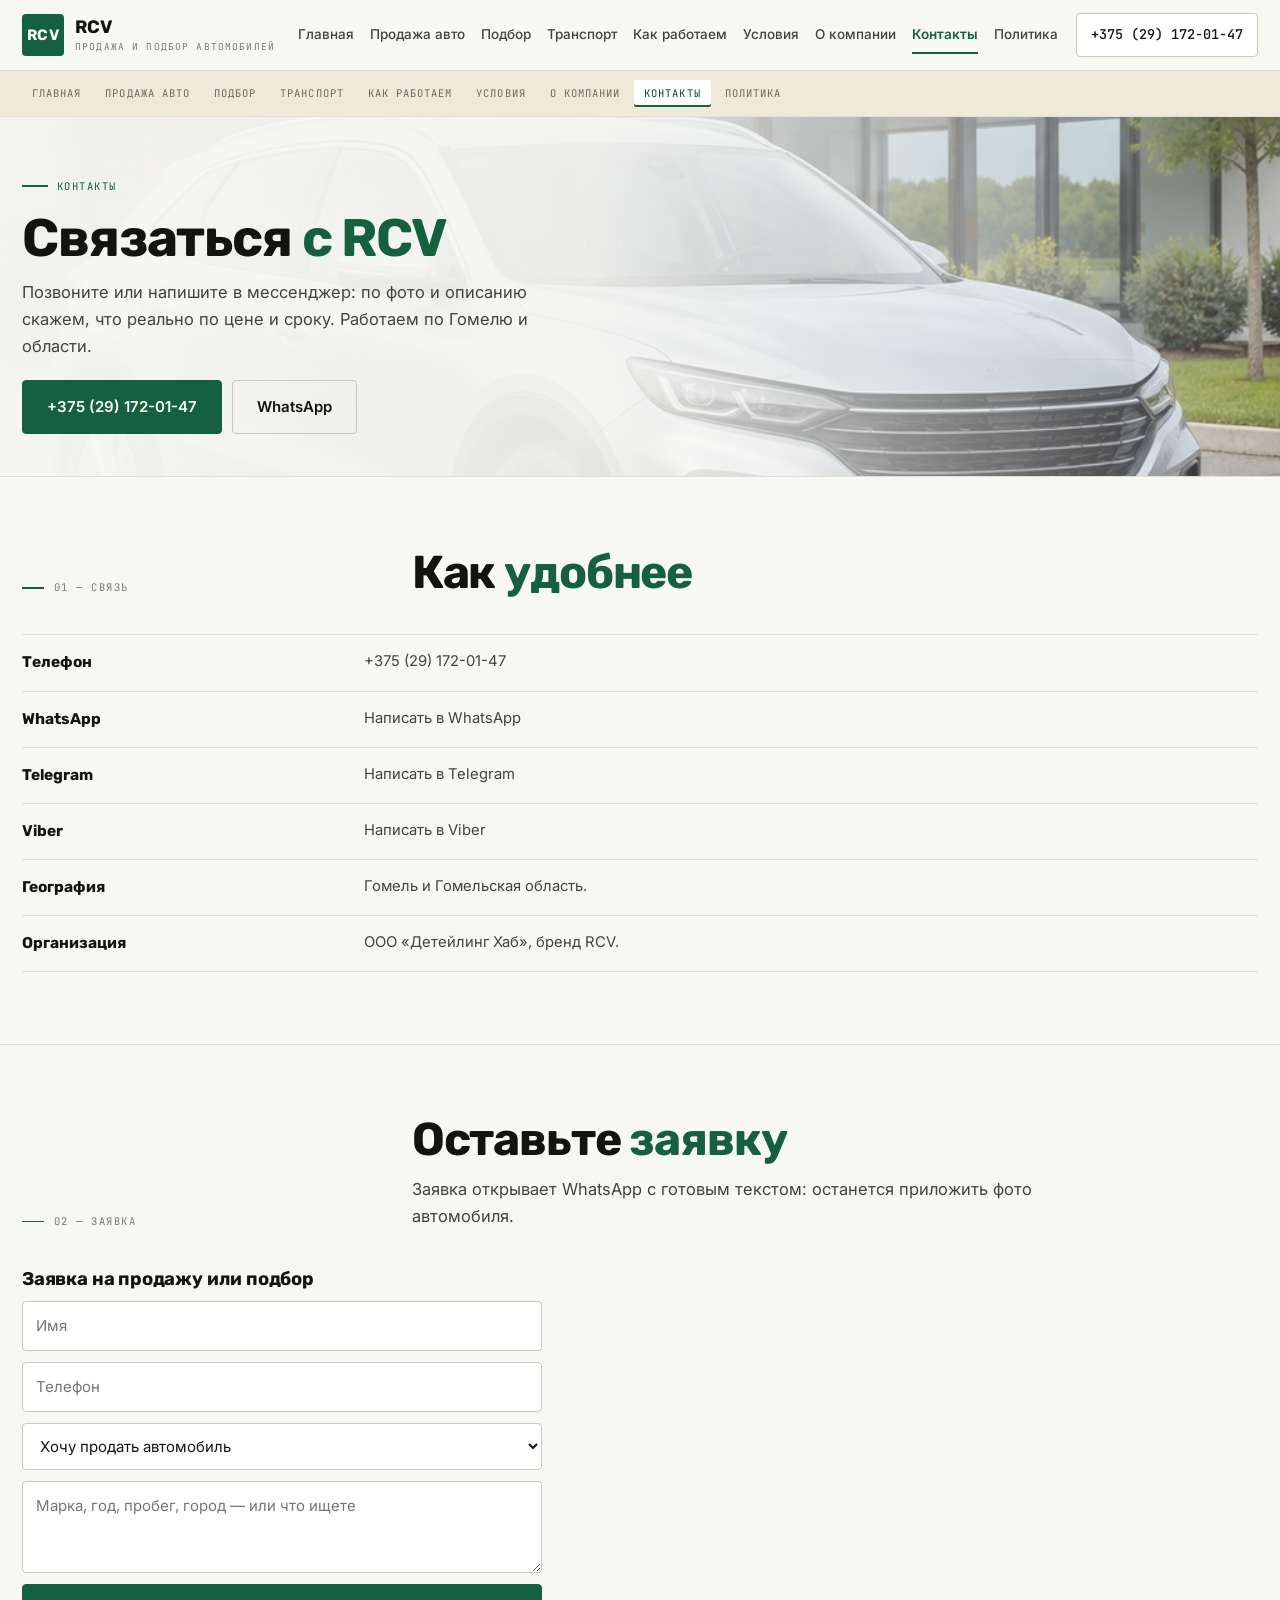
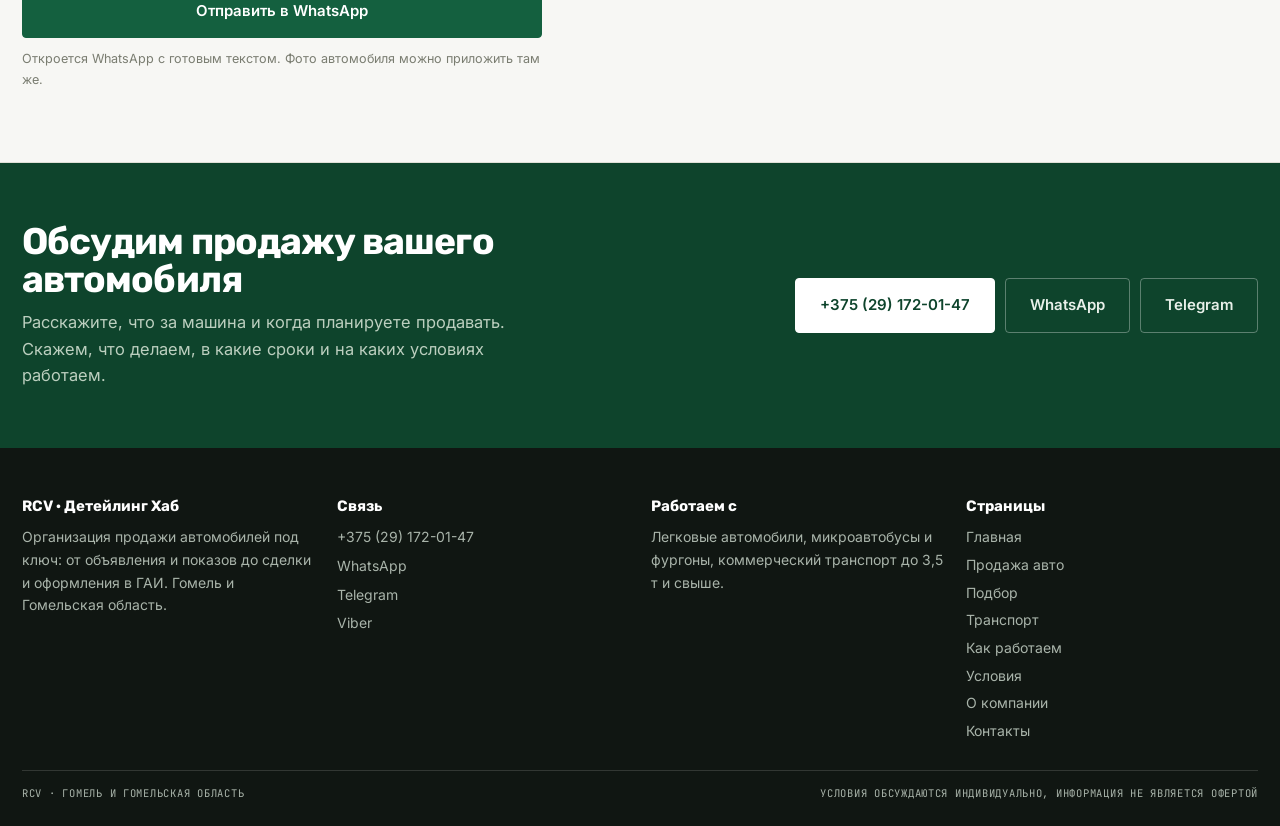
<file: kontakty.html>
<!doctype html>
<html lang="ru">
<head>
<meta charset="utf-8">
<meta name="viewport" content="width=device-width,initial-scale=1">
<title>Контакты RCV — продажа автомобилей в Гомеле</title>
<meta name="description" content="Связаться с RCV: +375 (29) 172-01-47, WhatsApp, Telegram, Viber. Гомель и Гомельская область. Заявка на продажу или подбор автомобиля.">
<link rel="icon" href="data:image/svg+xml,%3Csvg xmlns='http://www.w3.org/2000/svg' viewBox='0 0 32 32'%3E%3Crect width='32' height='32' rx='6' fill='%2314603F'/%3E%3Ctext x='16' y='22' font-family='Arial' font-size='13' font-weight='700' fill='%23fff' text-anchor='middle'%3ERCV%3C/text%3E%3C/svg%3E">
<link rel="preconnect" href="https://fonts.googleapis.com"><link rel="preconnect" href="https://fonts.gstatic.com" crossorigin>
<link href="https://fonts.googleapis.com/css2?family=Rubik:wght@400;500;600;700;800&family=Inter:wght@400;500;600&family=JetBrains+Mono:wght@400;500&display=swap" rel="stylesheet">
<style>
:root{--paper:#F7F7F4;--white:#fff;--ink:#12140F;--ink2:#41443B;--muted:#7A7D71;--line:#DFE0D7;--line2:#C7C9BC;--green:#14603F;--green-d:#0E442C;--green-l:#E4EFE7;--sand:#EFE9DC;--max:1280px;--pad:22px;--r:4px;--d:'Rubik',system-ui,sans-serif;--b:'Inter',system-ui,sans-serif;--m:'JetBrains Mono',monospace}
*{box-sizing:border-box}body{margin:0;background:var(--paper);color:var(--ink);font:400 16.5px/1.62 var(--b);overflow-x:hidden}
img{max-width:100%;display:block}a{color:inherit;text-decoration:none}button{font:inherit;color:inherit;background:none;border:0;cursor:pointer}
[hidden]{display:none!important}body.is-locked{overflow:hidden}
.wrap{width:min(var(--max),100% - var(--pad)*2);margin:0 auto}
h1,h2,h3{margin:0;font-family:var(--d);font-weight:700;letter-spacing:-.025em;line-height:1.05}
h1{font-size:clamp(2.15rem,5.4vw,4.2rem)}h2{font-size:clamp(1.7rem,3.6vw,2.9rem)}
.header{position:sticky;top:0;z-index:60;background:rgba(247,247,244,.96);border-bottom:1px solid var(--line)}
.header__in{display:flex;align-items:center;gap:18px;padding:13px 0}
.logo{display:flex;align-items:center;gap:11px;min-width:0}
.logo__mark{width:42px;height:42px;flex:none;display:grid;place-items:center;border-radius:var(--r);background:var(--green);color:#fff;font-family:var(--d);font-weight:700;font-size:15px}
.logo__txt{display:flex;flex-direction:column;line-height:1.1;min-width:0}
.logo__txt b{font-family:var(--d);font-size:18px;white-space:nowrap}
.logo__txt i{font-style:normal;font-family:var(--m);font-size:9.5px;letter-spacing:.12em;text-transform:uppercase;color:var(--muted);margin-top:4px;white-space:nowrap}
.btn{display:inline-flex;align-items:center;justify-content:center;gap:9px;padding:14px 24px;border-radius:var(--r);background:var(--green);color:#fff;font-weight:600;font-size:15px;border:1px solid var(--green)}
.btn--ghost{background:transparent;color:var(--ink);border-color:var(--line2)}
.btn--light{background:#fff;color:var(--green-d);border-color:#fff}
.hero{position:relative;isolation:isolate;overflow:hidden;border-bottom:1px solid var(--line);background:#E6E5DE}
.hero__bg{position:absolute;inset:0;z-index:-2}
.hero__bg img{width:100%;height:100%;object-fit:cover;object-position:60% 50%}
.hero::after{content:'';position:absolute;inset:0;z-index:-1;background:linear-gradient(94deg,rgba(247,247,244,.985) 0%,rgba(247,247,244,.95) 42%,rgba(247,247,244,.56) 70%,rgba(247,247,244,.07) 94%)}
.hero__in{padding:clamp(34px,5vw,64px) 0 clamp(28px,4vw,52px);min-height:clamp(470px,66vh,690px);display:flex;flex-direction:column;justify-content:flex-end;position:relative}
.hero__lead{margin:18px 0 0;max-width:50ch;font-size:clamp(1rem,1.3vw,1.12rem);color:var(--ink2)}
.hero__acts{display:flex;flex-wrap:wrap;gap:10px;margin-top:24px}
.strip{background:#EFE9DC;border-bottom:1px solid var(--line)}
.strip__in{display:flex;gap:4px;overflow-x:auto;scrollbar-width:none;padding:9px 0}
.strip__in::-webkit-scrollbar{display:none}
.strip a{font-family:var(--m);font-size:10.5px;letter-spacing:.1em;text-transform:uppercase;color:#6C6A5C;padding:5px 10px;white-space:nowrap}
.strip a.is-on{color:var(--green-d);background:#fff;box-shadow:inset 0 -2px 0 var(--green)}
.burger{display:none;width:42px;height:40px;border:1px solid var(--line2);border-radius:var(--r);background:#fff;align-items:center;justify-content:center;flex-direction:column;gap:5px}
.burger i{display:block;width:17px;height:1.6px;background:var(--ink)}
.drawer{position:fixed;inset:0;z-index:80;display:none;background:rgba(18,20,15,.52)}
.drawer.is-open{display:block}
.drawer__inner{position:absolute;top:0;right:0;bottom:0;width:min(360px,88vw);background:var(--paper);padding:18px;overflow-y:auto;display:flex;flex-direction:column}
.drawer a.dl{padding:12px 2px;border-bottom:1px solid var(--line);font-family:var(--d);font-size:17px;font-weight:600}
.mbar{display:none}
@media(max-width:1099px){.nav,.header__tel{display:none}.burger{display:flex;margin-left:auto}.strip{display:none}
.mbar{display:flex;position:fixed;left:0;right:0;bottom:0;z-index:70;background:#fff;border-top:1px solid var(--line);padding:8px 10px;gap:8px}
.mbar a{flex:1;display:flex;align-items:center;justify-content:center;padding:11px 6px;border:1px solid var(--line2);border-radius:var(--r);font-size:13px;font-weight:600}
.mbar a.p{background:var(--green);border-color:var(--green);color:#fff}body{padding-bottom:62px}}
@media(max-width:860px){.hero__in{grid-template-columns:minmax(0,1fr)}}
</style>
<link rel="stylesheet" href="assets/css/site.v1.css">
</head>
<body>
<header class="header"><div class="wrap header__in">
<a class="logo" href="index.html"><span class="logo__mark">RCV</span><span class="logo__txt"><b>RCV</b><i>продажа и подбор автомобилей</i></span></a>
<nav class="nav"><a href="index.html">Главная</a><a href="prodazha.html">Продажа авто</a><a href="podbor.html">Подбор</a><a href="transport.html">Транспорт</a><a href="process.html">Как работаем</a><a href="ceny.html">Условия</a><a href="o-kompanii.html">О компании</a><a href="kontakty.html" aria-current="page">Контакты</a><a href="politika.html">Политика</a></nav>
<a class="header__tel" href="tel:+375291720147">+375 (29) 172-01-47</a>
<button class="burger" id="burger" type="button" aria-label="Открыть меню" aria-expanded="false" aria-controls="drawer"><i></i><i></i><i></i></button>
</div></header>
<div class="strip"><div class="wrap strip__in"><a href="index.html">Главная</a><a href="prodazha.html">Продажа авто</a><a href="podbor.html">Подбор</a><a href="transport.html">Транспорт</a><a href="process.html">Как работаем</a><a href="ceny.html">Условия</a><a href="o-kompanii.html">О компании</a><a href="kontakty.html" class="is-on">Контакты</a><a href="politika.html">Политика</a></div></div>
<main><section class="phero">
<div class="phero__bg"><img src="assets/img/hero.jpg" alt="Автомобиль на площадке" width="1100" height="620"></div>
<div class="wrap phero__in">
<span class="kick">контакты</span>
<h1>Связаться <em>с RCV</em></h1>
<p class="phero__lead">Позвоните или напишите в мессенджер: по фото и описанию скажем, что реально по цене и сроку. Работаем по Гомелю и области.</p>
<div class="phero__acts"><a class="btn" href="tel:+375291720147">+375 (29) 172-01-47</a><a class="btn btn--ghost" href="https://wa.me/375291720147" target="_blank" rel="noopener">WhatsApp</a></div>
</div></section><section class="sect section--white"><div class="wrap">
<div class="sect__head"><div class="sect__label">01 — связь</div><div><h2>Как <em>удобнее</em></h2></div></div>
<div class="rows"><div class="row"><b>Телефон</b><span><a href="tel:+375291720147">+375 (29) 172-01-47</a></span></div><div class="row"><b>WhatsApp</b><span><a href="https://wa.me/375291720147" target="_blank" rel="noopener">Написать в WhatsApp</a></span></div><div class="row"><b>Telegram</b><span><a href="https://t.me/+375291720147" target="_blank" rel="noopener">Написать в Telegram</a></span></div><div class="row"><b>Viber</b><span><a href="viber://chat?number=%2B375291720147">Написать в Viber</a></span></div><div class="row"><b>География</b><span>Гомель и Гомельская область.</span></div><div class="row"><b>Организация</b><span>ООО «Детейлинг Хаб», бренд RCV.</span></div></div></div></section>
<section class="sect section--sand"><div class="wrap">
<div class="sect__head"><div class="sect__label">02 — заявка</div><div><h2>Оставьте <em>заявку</em></h2><p class="sect__lead">Заявка открывает WhatsApp с готовым текстом: останется приложить фото автомобиля.</p></div></div>
<div><h3 style="font-family:var(--d);font-size:1.15rem;margin-bottom:10px">Заявка на продажу или подбор</h3>
<form class="form" novalidate>
<input type="text" name="name" placeholder="Имя" autocomplete="name" required>
<input type="tel" name="phone" placeholder="Телефон" autocomplete="tel" inputmode="tel" required>
<select name="task"><option>Хочу продать автомобиль</option><option>Хочу подобрать автомобиль</option><option>Коммерческий транспорт</option><option>Другой вопрос</option></select>
<textarea name="msg" placeholder="Марка, год, пробег, город — или что ищете"></textarea>
<button class="btn" type="submit">Отправить в WhatsApp</button>
<p class="hint">Откроется WhatsApp с готовым текстом. Фото автомобиля можно приложить там же.</p>
</form></div></div></section>
<section class="cta"><div class="wrap cta__in">
<div><h2>Обсудим продажу вашего автомобиля</h2><p>Расскажите, что за машина и когда планируете продавать. Скажем, что делаем, в какие сроки и на каких условиях работаем.</p></div>
<div class="cta__acts"><a class="btn btn--light" href="tel:+375291720147">+375 (29) 172-01-47</a><a class="btn btn--ghost" href="https://wa.me/375291720147" target="_blank" rel="noopener">WhatsApp</a><a class="btn btn--ghost" href="https://t.me/+375291720147" target="_blank" rel="noopener">Telegram</a></div>
</div></section></main>
<footer class="footer"><div class="wrap">
<div class="footer__grid">
<div><b>RCV · Детейлинг Хаб</b><p style="margin:0">Организация продажи автомобилей под ключ: от объявления и показов до сделки и оформления в ГАИ. Гомель и Гомельская область.</p></div>
<div><b>Связь</b><a href="tel:+375291720147" style="display:block;margin-bottom:6px">+375 (29) 172-01-47</a><a href="https://wa.me/375291720147" target="_blank" rel="noopener" style="display:block;margin-bottom:6px">WhatsApp</a><a href="https://t.me/+375291720147" target="_blank" rel="noopener" style="display:block;margin-bottom:6px">Telegram</a><a href="viber://chat?number=%2B375291720147">Viber</a></div>
<div><b>Работаем с</b><p style="margin:0">Легковые автомобили, микроавтобусы и фургоны, коммерческий транспорт до 3,5 т и свыше.</p></div>
<div><b>Страницы</b><a href="index.html" style="display:block;margin-bottom:5px">Главная</a><a href="prodazha.html" style="display:block;margin-bottom:5px">Продажа авто</a><a href="podbor.html" style="display:block;margin-bottom:5px">Подбор</a><a href="transport.html" style="display:block;margin-bottom:5px">Транспорт</a><a href="process.html" style="display:block;margin-bottom:5px">Как работаем</a><a href="ceny.html" style="display:block;margin-bottom:5px">Условия</a><a href="o-kompanii.html" style="display:block;margin-bottom:5px">О компании</a><a href="kontakty.html" style="display:block;margin-bottom:5px">Контакты</a></div>
</div>
<div class="footer__bot"><span>RCV · Гомель и Гомельская область</span><span>Условия обсуждаются индивидуально, информация не является офертой</span></div>
</div></footer>
<div class="drawer" id="drawer" aria-hidden="true">
<div class="drawer__inner" role="dialog" aria-modal="true" aria-label="Меню">
<div class="drawer__top"><span class="logo__txt"><b>RCV</b><i>продажа и подбор автомобилей</i></span><button class="drawer__close" id="drawerClose" type="button" aria-label="Закрыть меню">×</button></div>
<a class="dl" href="index.html">Главная</a><a class="dl" href="prodazha.html">Продажа авто</a><a class="dl" href="podbor.html">Подбор</a><a class="dl" href="transport.html">Транспорт</a><a class="dl" href="process.html">Как работаем</a><a class="dl" href="ceny.html">Условия</a><a class="dl" href="o-kompanii.html">О компании</a><a class="dl" href="kontakty.html">Контакты</a><a class="dl" href="politika.html">Политика</a><a class="btn" href="tel:+375291720147">+375 (29) 172-01-47</a>
</div></div>
<div class="mbar"><a class="p" href="tel:+375291720147">Позвонить</a><a href="https://wa.me/375291720147" target="_blank" rel="noopener">WhatsApp</a><a href="viber://chat?number=%2B375291720147" target="_blank" rel="noopener">Viber</a><a href="https://t.me/+375291720147" target="_blank" rel="noopener">Telegram</a></div>
<script src="assets/js/main.v1.js" defer></script>
</body>
</html>
</file>
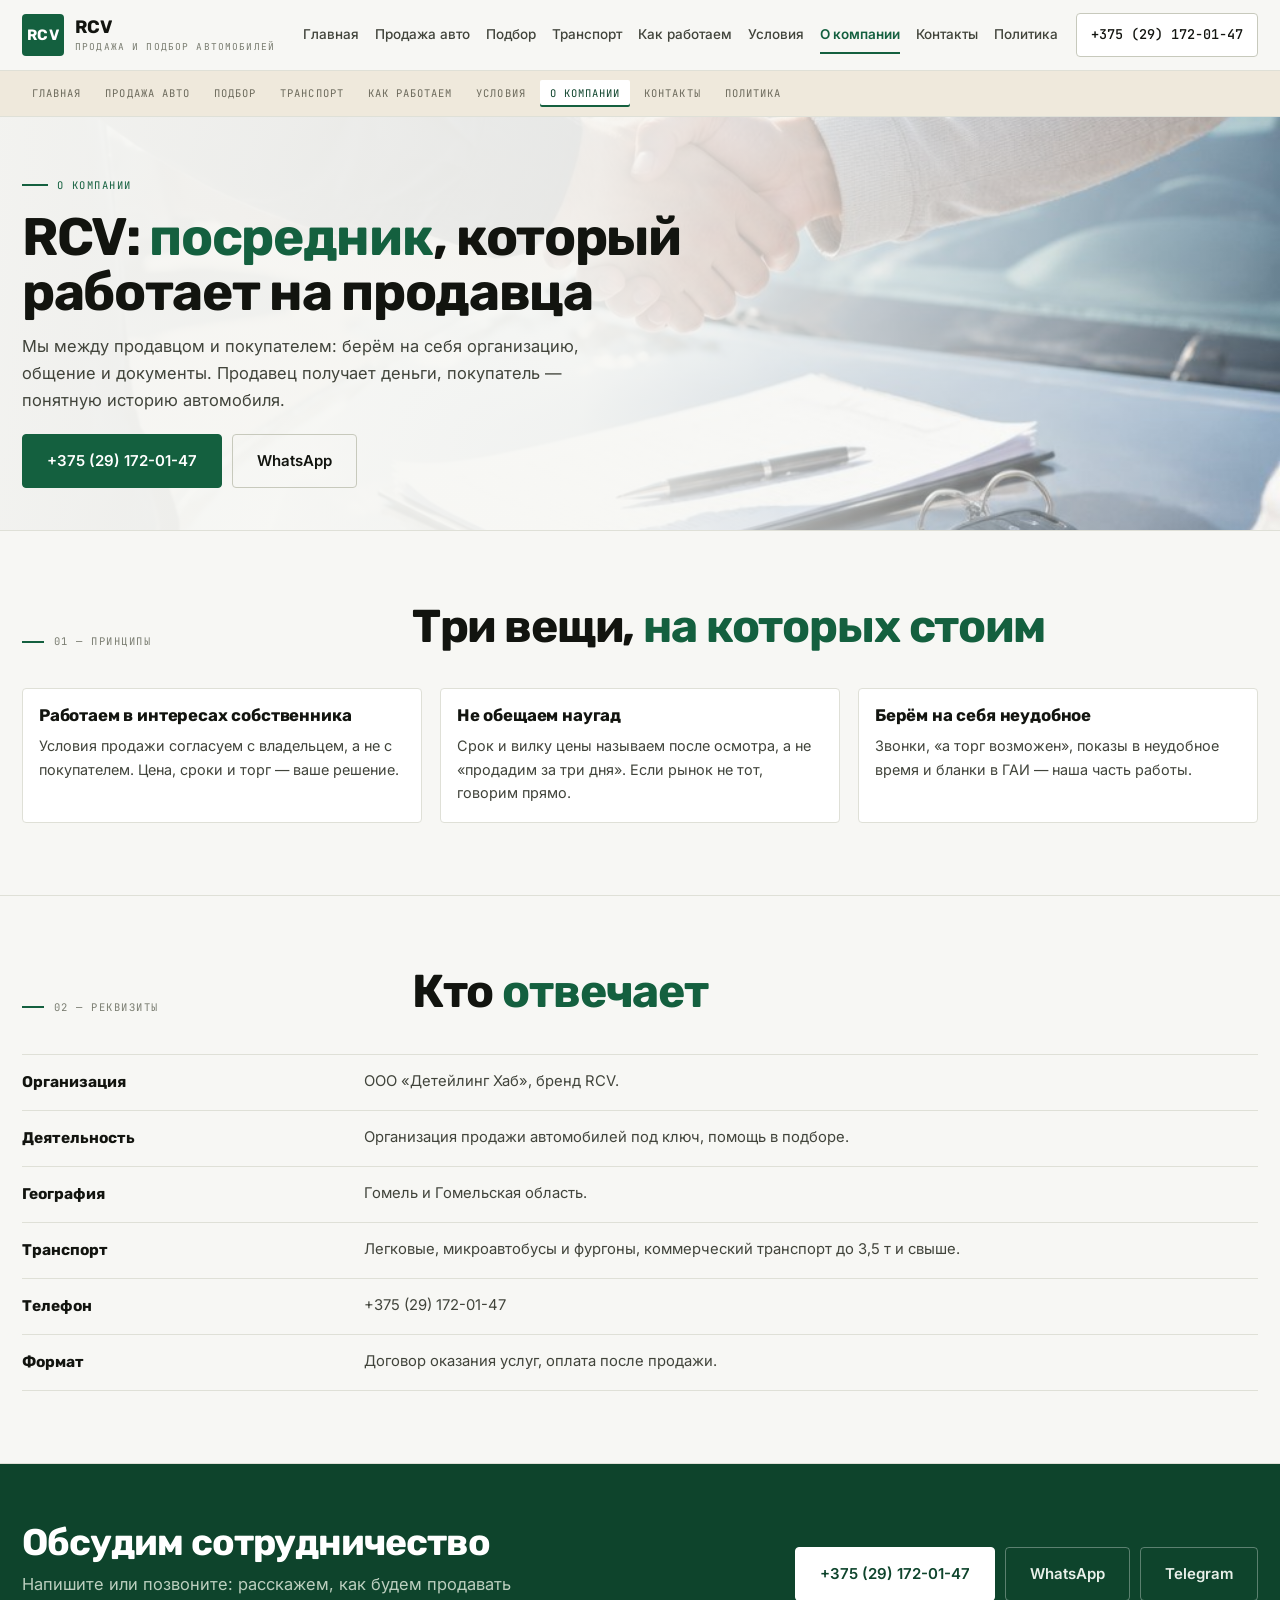
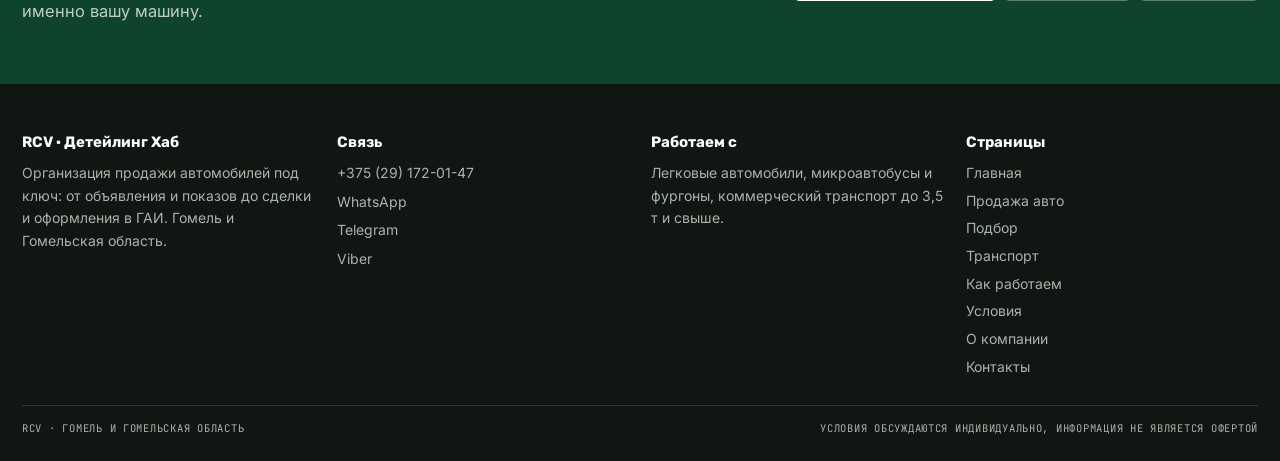
<file: o-kompanii.html>
<!doctype html>
<html lang="ru">
<head>
<meta charset="utf-8">
<meta name="viewport" content="width=device-width,initial-scale=1">
<title>О компании RCV — Детейлинг Хаб, Гомель</title>
<meta name="description" content="ООО «Детейлинг Хаб», бренд RCV: организация продажи и подбор автомобилей в Гомеле и Гомельской области. Работаем в интересах собственника.">
<link rel="icon" href="data:image/svg+xml,%3Csvg xmlns='http://www.w3.org/2000/svg' viewBox='0 0 32 32'%3E%3Crect width='32' height='32' rx='6' fill='%2314603F'/%3E%3Ctext x='16' y='22' font-family='Arial' font-size='13' font-weight='700' fill='%23fff' text-anchor='middle'%3ERCV%3C/text%3E%3C/svg%3E">
<link rel="preconnect" href="https://fonts.googleapis.com"><link rel="preconnect" href="https://fonts.gstatic.com" crossorigin>
<link href="https://fonts.googleapis.com/css2?family=Rubik:wght@400;500;600;700;800&family=Inter:wght@400;500;600&family=JetBrains+Mono:wght@400;500&display=swap" rel="stylesheet">
<style>
:root{--paper:#F7F7F4;--white:#fff;--ink:#12140F;--ink2:#41443B;--muted:#7A7D71;--line:#DFE0D7;--line2:#C7C9BC;--green:#14603F;--green-d:#0E442C;--green-l:#E4EFE7;--sand:#EFE9DC;--max:1280px;--pad:22px;--r:4px;--d:'Rubik',system-ui,sans-serif;--b:'Inter',system-ui,sans-serif;--m:'JetBrains Mono',monospace}
*{box-sizing:border-box}body{margin:0;background:var(--paper);color:var(--ink);font:400 16.5px/1.62 var(--b);overflow-x:hidden}
img{max-width:100%;display:block}a{color:inherit;text-decoration:none}button{font:inherit;color:inherit;background:none;border:0;cursor:pointer}
[hidden]{display:none!important}body.is-locked{overflow:hidden}
.wrap{width:min(var(--max),100% - var(--pad)*2);margin:0 auto}
h1,h2,h3{margin:0;font-family:var(--d);font-weight:700;letter-spacing:-.025em;line-height:1.05}
h1{font-size:clamp(2.15rem,5.4vw,4.2rem)}h2{font-size:clamp(1.7rem,3.6vw,2.9rem)}
.header{position:sticky;top:0;z-index:60;background:rgba(247,247,244,.96);border-bottom:1px solid var(--line)}
.header__in{display:flex;align-items:center;gap:18px;padding:13px 0}
.logo{display:flex;align-items:center;gap:11px;min-width:0}
.logo__mark{width:42px;height:42px;flex:none;display:grid;place-items:center;border-radius:var(--r);background:var(--green);color:#fff;font-family:var(--d);font-weight:700;font-size:15px}
.logo__txt{display:flex;flex-direction:column;line-height:1.1;min-width:0}
.logo__txt b{font-family:var(--d);font-size:18px;white-space:nowrap}
.logo__txt i{font-style:normal;font-family:var(--m);font-size:9.5px;letter-spacing:.12em;text-transform:uppercase;color:var(--muted);margin-top:4px;white-space:nowrap}
.btn{display:inline-flex;align-items:center;justify-content:center;gap:9px;padding:14px 24px;border-radius:var(--r);background:var(--green);color:#fff;font-weight:600;font-size:15px;border:1px solid var(--green)}
.btn--ghost{background:transparent;color:var(--ink);border-color:var(--line2)}
.btn--light{background:#fff;color:var(--green-d);border-color:#fff}
.hero{position:relative;isolation:isolate;overflow:hidden;border-bottom:1px solid var(--line);background:#E6E5DE}
.hero__bg{position:absolute;inset:0;z-index:-2}
.hero__bg img{width:100%;height:100%;object-fit:cover;object-position:60% 50%}
.hero::after{content:'';position:absolute;inset:0;z-index:-1;background:linear-gradient(94deg,rgba(247,247,244,.985) 0%,rgba(247,247,244,.95) 42%,rgba(247,247,244,.56) 70%,rgba(247,247,244,.07) 94%)}
.hero__in{padding:clamp(34px,5vw,64px) 0 clamp(28px,4vw,52px);min-height:clamp(470px,66vh,690px);display:flex;flex-direction:column;justify-content:flex-end;position:relative}
.hero__lead{margin:18px 0 0;max-width:50ch;font-size:clamp(1rem,1.3vw,1.12rem);color:var(--ink2)}
.hero__acts{display:flex;flex-wrap:wrap;gap:10px;margin-top:24px}
.strip{background:#EFE9DC;border-bottom:1px solid var(--line)}
.strip__in{display:flex;gap:4px;overflow-x:auto;scrollbar-width:none;padding:9px 0}
.strip__in::-webkit-scrollbar{display:none}
.strip a{font-family:var(--m);font-size:10.5px;letter-spacing:.1em;text-transform:uppercase;color:#6C6A5C;padding:5px 10px;white-space:nowrap}
.strip a.is-on{color:var(--green-d);background:#fff;box-shadow:inset 0 -2px 0 var(--green)}
.burger{display:none;width:42px;height:40px;border:1px solid var(--line2);border-radius:var(--r);background:#fff;align-items:center;justify-content:center;flex-direction:column;gap:5px}
.burger i{display:block;width:17px;height:1.6px;background:var(--ink)}
.drawer{position:fixed;inset:0;z-index:80;display:none;background:rgba(18,20,15,.52)}
.drawer.is-open{display:block}
.drawer__inner{position:absolute;top:0;right:0;bottom:0;width:min(360px,88vw);background:var(--paper);padding:18px;overflow-y:auto;display:flex;flex-direction:column}
.drawer a.dl{padding:12px 2px;border-bottom:1px solid var(--line);font-family:var(--d);font-size:17px;font-weight:600}
.mbar{display:none}
@media(max-width:1099px){.nav,.header__tel{display:none}.burger{display:flex;margin-left:auto}.strip{display:none}
.mbar{display:flex;position:fixed;left:0;right:0;bottom:0;z-index:70;background:#fff;border-top:1px solid var(--line);padding:8px 10px;gap:8px}
.mbar a{flex:1;display:flex;align-items:center;justify-content:center;padding:11px 6px;border:1px solid var(--line2);border-radius:var(--r);font-size:13px;font-weight:600}
.mbar a.p{background:var(--green);border-color:var(--green);color:#fff}body{padding-bottom:62px}}
@media(max-width:860px){.hero__in{grid-template-columns:minmax(0,1fr)}}
</style>
<link rel="stylesheet" href="assets/css/site.v1.css">
</head>
<body>
<header class="header"><div class="wrap header__in">
<a class="logo" href="index.html"><span class="logo__mark">RCV</span><span class="logo__txt"><b>RCV</b><i>продажа и подбор автомобилей</i></span></a>
<nav class="nav"><a href="index.html">Главная</a><a href="prodazha.html">Продажа авто</a><a href="podbor.html">Подбор</a><a href="transport.html">Транспорт</a><a href="process.html">Как работаем</a><a href="ceny.html">Условия</a><a href="o-kompanii.html" aria-current="page">О компании</a><a href="kontakty.html">Контакты</a><a href="politika.html">Политика</a></nav>
<a class="header__tel" href="tel:+375291720147">+375 (29) 172-01-47</a>
<button class="burger" id="burger" type="button" aria-label="Открыть меню" aria-expanded="false" aria-controls="drawer"><i></i><i></i><i></i></button>
</div></header>
<div class="strip"><div class="wrap strip__in"><a href="index.html">Главная</a><a href="prodazha.html">Продажа авто</a><a href="podbor.html">Подбор</a><a href="transport.html">Транспорт</a><a href="process.html">Как работаем</a><a href="ceny.html">Условия</a><a href="o-kompanii.html" class="is-on">О компании</a><a href="kontakty.html">Контакты</a><a href="politika.html">Политика</a></div></div>
<main><section class="phero">
<div class="phero__bg"><img src="assets/img/deal.jpg" alt="Сделка по автомобилю" width="1100" height="620"></div>
<div class="wrap phero__in">
<span class="kick">о компании</span>
<h1>RCV: <em>посредник</em>, который работает на продавца</h1>
<p class="phero__lead">Мы между продавцом и покупателем: берём на себя организацию, общение и документы. Продавец получает деньги, покупатель — понятную историю автомобиля.</p>
<div class="phero__acts"><a class="btn" href="tel:+375291720147">+375 (29) 172-01-47</a><a class="btn btn--ghost" href="https://wa.me/375291720147" target="_blank" rel="noopener">WhatsApp</a></div>
</div></section><section class="sect section--white"><div class="wrap">
<div class="sect__head"><div class="sect__label">01 — принципы</div><div><h2>Три вещи, <em>на которых стоим</em></h2></div></div>
<div class="lots"><article class="lot"><div class="lot__body"><h3>Работаем в интересах собственника</h3><p>Условия продажи согласуем с владельцем, а не с покупателем. Цена, сроки и торг — ваше решение.</p></div></article><article class="lot"><div class="lot__body"><h3>Не обещаем наугад</h3><p>Срок и вилку цены называем после осмотра, а не «продадим за три дня». Если рынок не тот, говорим прямо.</p></div></article><article class="lot"><div class="lot__body"><h3>Берём на себя неудобное</h3><p>Звонки, «а торг возможен», показы в неудобное время и бланки в ГАИ — наша часть работы.</p></div></article></div></div></section>
<section class="sect section--sand"><div class="wrap">
<div class="sect__head"><div class="sect__label">02 — реквизиты</div><div><h2>Кто <em>отвечает</em></h2></div></div>
<div class="rows"><div class="row"><b>Организация</b><span>ООО «Детейлинг Хаб», бренд RCV.</span></div><div class="row"><b>Деятельность</b><span>Организация продажи автомобилей под ключ, помощь в подборе.</span></div><div class="row"><b>География</b><span>Гомель и Гомельская область.</span></div><div class="row"><b>Транспорт</b><span>Легковые, микроавтобусы и фургоны, коммерческий транспорт до 3,5 т и свыше.</span></div><div class="row"><b>Телефон</b><span>+375 (29) 172-01-47</span></div><div class="row"><b>Формат</b><span>Договор оказания услуг, оплата после продажи.</span></div></div></div></section>
<section class="cta"><div class="wrap cta__in">
<div><h2>Обсудим сотрудничество</h2><p>Напишите или позвоните: расскажем, как будем продавать именно вашу машину.</p></div>
<div class="cta__acts"><a class="btn btn--light" href="tel:+375291720147">+375 (29) 172-01-47</a><a class="btn btn--ghost" href="https://wa.me/375291720147" target="_blank" rel="noopener">WhatsApp</a><a class="btn btn--ghost" href="https://t.me/+375291720147" target="_blank" rel="noopener">Telegram</a></div>
</div></section></main>
<footer class="footer"><div class="wrap">
<div class="footer__grid">
<div><b>RCV · Детейлинг Хаб</b><p style="margin:0">Организация продажи автомобилей под ключ: от объявления и показов до сделки и оформления в ГАИ. Гомель и Гомельская область.</p></div>
<div><b>Связь</b><a href="tel:+375291720147" style="display:block;margin-bottom:6px">+375 (29) 172-01-47</a><a href="https://wa.me/375291720147" target="_blank" rel="noopener" style="display:block;margin-bottom:6px">WhatsApp</a><a href="https://t.me/+375291720147" target="_blank" rel="noopener" style="display:block;margin-bottom:6px">Telegram</a><a href="viber://chat?number=%2B375291720147">Viber</a></div>
<div><b>Работаем с</b><p style="margin:0">Легковые автомобили, микроавтобусы и фургоны, коммерческий транспорт до 3,5 т и свыше.</p></div>
<div><b>Страницы</b><a href="index.html" style="display:block;margin-bottom:5px">Главная</a><a href="prodazha.html" style="display:block;margin-bottom:5px">Продажа авто</a><a href="podbor.html" style="display:block;margin-bottom:5px">Подбор</a><a href="transport.html" style="display:block;margin-bottom:5px">Транспорт</a><a href="process.html" style="display:block;margin-bottom:5px">Как работаем</a><a href="ceny.html" style="display:block;margin-bottom:5px">Условия</a><a href="o-kompanii.html" style="display:block;margin-bottom:5px">О компании</a><a href="kontakty.html" style="display:block;margin-bottom:5px">Контакты</a></div>
</div>
<div class="footer__bot"><span>RCV · Гомель и Гомельская область</span><span>Условия обсуждаются индивидуально, информация не является офертой</span></div>
</div></footer>
<div class="drawer" id="drawer" aria-hidden="true">
<div class="drawer__inner" role="dialog" aria-modal="true" aria-label="Меню">
<div class="drawer__top"><span class="logo__txt"><b>RCV</b><i>продажа и подбор автомобилей</i></span><button class="drawer__close" id="drawerClose" type="button" aria-label="Закрыть меню">×</button></div>
<a class="dl" href="index.html">Главная</a><a class="dl" href="prodazha.html">Продажа авто</a><a class="dl" href="podbor.html">Подбор</a><a class="dl" href="transport.html">Транспорт</a><a class="dl" href="process.html">Как работаем</a><a class="dl" href="ceny.html">Условия</a><a class="dl" href="o-kompanii.html">О компании</a><a class="dl" href="kontakty.html">Контакты</a><a class="dl" href="politika.html">Политика</a><a class="btn" href="tel:+375291720147">+375 (29) 172-01-47</a>
</div></div>
<div class="mbar"><a class="p" href="tel:+375291720147">Позвонить</a><a href="https://wa.me/375291720147" target="_blank" rel="noopener">WhatsApp</a><a href="viber://chat?number=%2B375291720147" target="_blank" rel="noopener">Viber</a><a href="https://t.me/+375291720147" target="_blank" rel="noopener">Telegram</a></div>
<script src="assets/js/main.v1.js" defer></script>
</body>
</html>
</file>
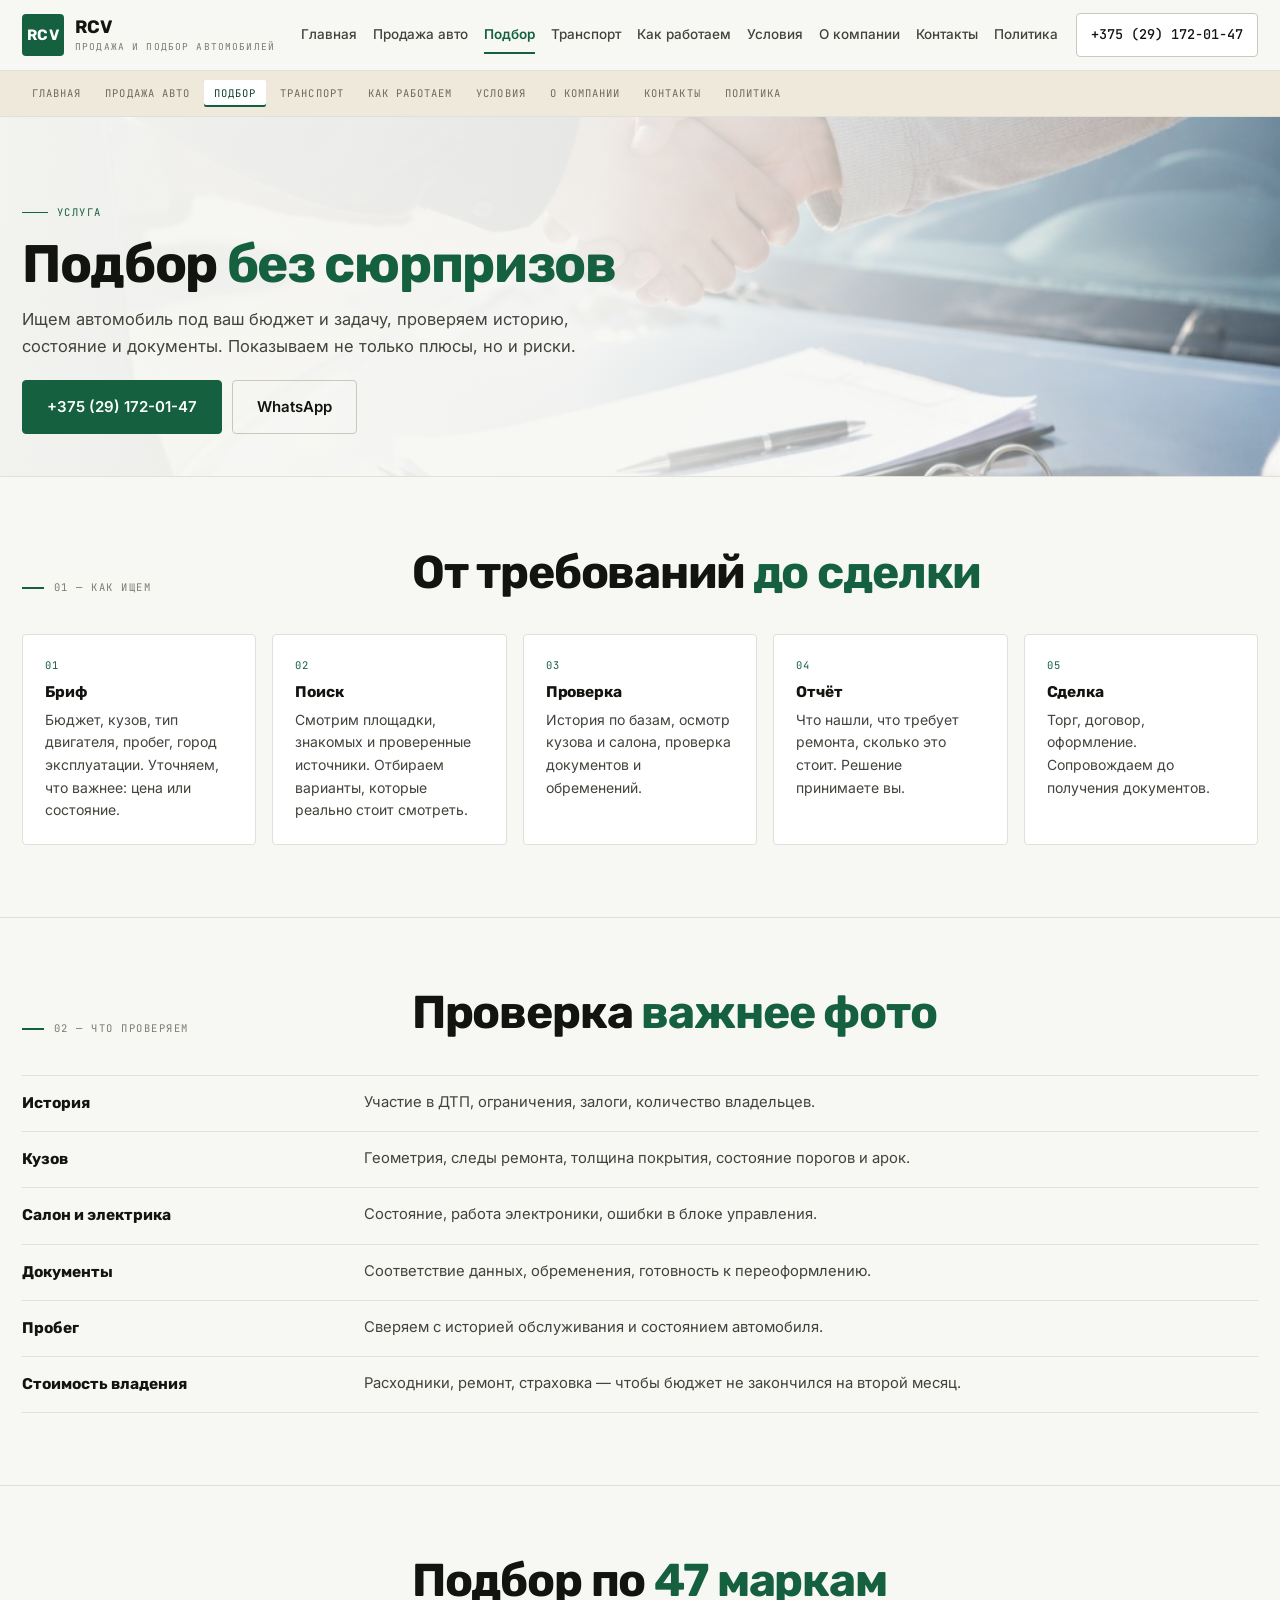
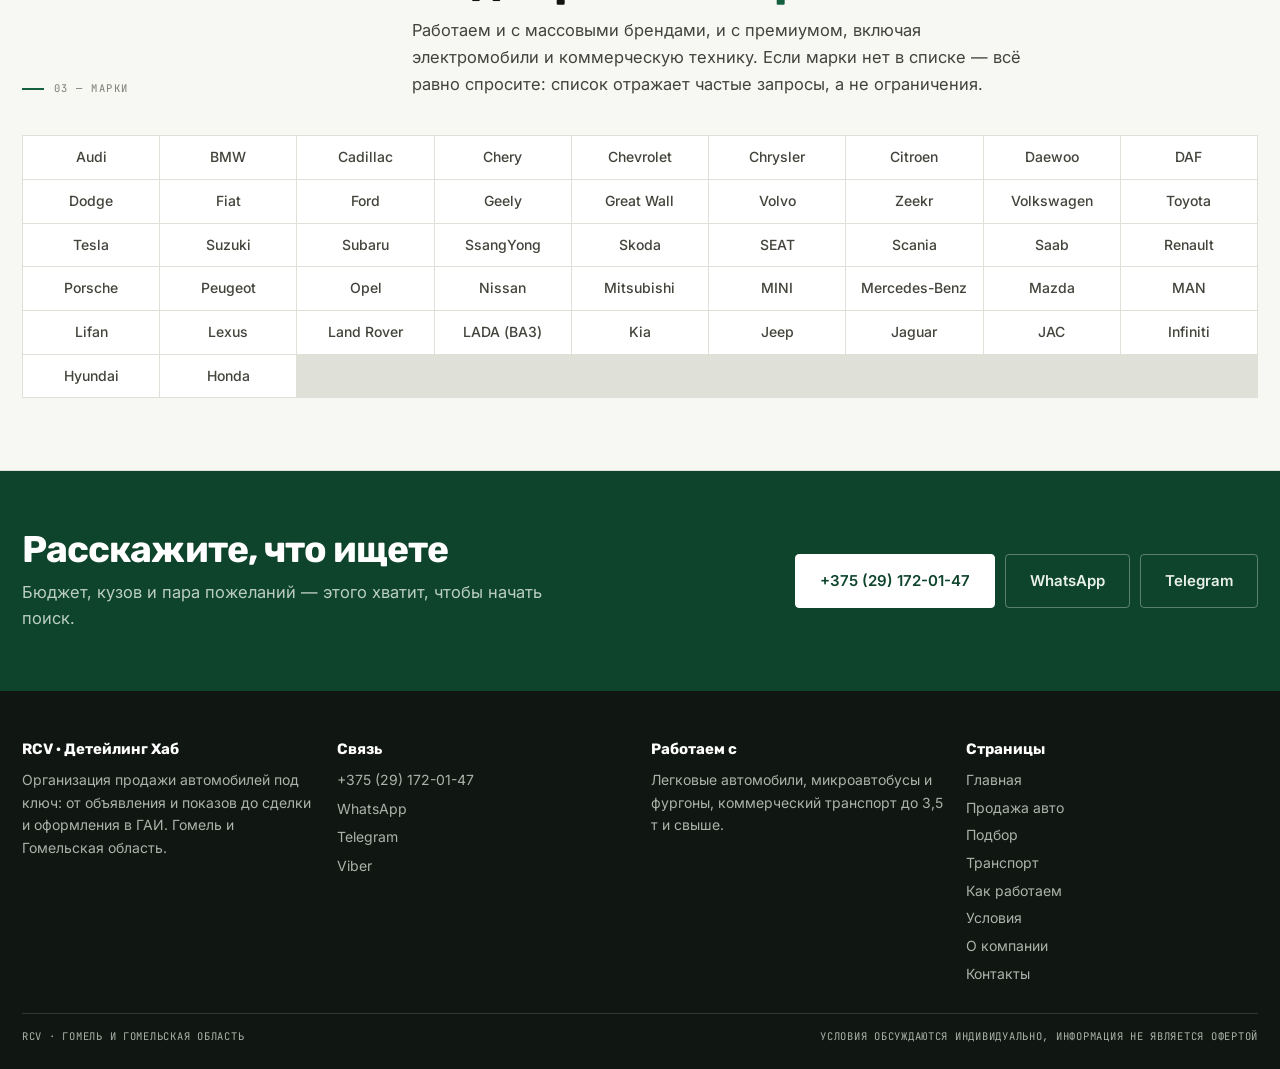
<file: podbor.html>
<!doctype html>
<html lang="ru">
<head>
<meta charset="utf-8">
<meta name="viewport" content="width=device-width,initial-scale=1">
<title>Подбор автомобиля под задачу и бюджет — RCV, Гомель</title>
<meta name="description" content="Подбор автомобиля в Гомеле: требования, проверка истории и состояния, отчёт о рисках, помощь в сделке. +375 (29) 172-01-47">
<link rel="icon" href="data:image/svg+xml,%3Csvg xmlns='http://www.w3.org/2000/svg' viewBox='0 0 32 32'%3E%3Crect width='32' height='32' rx='6' fill='%2314603F'/%3E%3Ctext x='16' y='22' font-family='Arial' font-size='13' font-weight='700' fill='%23fff' text-anchor='middle'%3ERCV%3C/text%3E%3C/svg%3E">
<link rel="preconnect" href="https://fonts.googleapis.com"><link rel="preconnect" href="https://fonts.gstatic.com" crossorigin>
<link href="https://fonts.googleapis.com/css2?family=Rubik:wght@400;500;600;700;800&family=Inter:wght@400;500;600&family=JetBrains+Mono:wght@400;500&display=swap" rel="stylesheet">
<style>
:root{--paper:#F7F7F4;--white:#fff;--ink:#12140F;--ink2:#41443B;--muted:#7A7D71;--line:#DFE0D7;--line2:#C7C9BC;--green:#14603F;--green-d:#0E442C;--green-l:#E4EFE7;--sand:#EFE9DC;--max:1280px;--pad:22px;--r:4px;--d:'Rubik',system-ui,sans-serif;--b:'Inter',system-ui,sans-serif;--m:'JetBrains Mono',monospace}
*{box-sizing:border-box}body{margin:0;background:var(--paper);color:var(--ink);font:400 16.5px/1.62 var(--b);overflow-x:hidden}
img{max-width:100%;display:block}a{color:inherit;text-decoration:none}button{font:inherit;color:inherit;background:none;border:0;cursor:pointer}
[hidden]{display:none!important}body.is-locked{overflow:hidden}
.wrap{width:min(var(--max),100% - var(--pad)*2);margin:0 auto}
h1,h2,h3{margin:0;font-family:var(--d);font-weight:700;letter-spacing:-.025em;line-height:1.05}
h1{font-size:clamp(2.15rem,5.4vw,4.2rem)}h2{font-size:clamp(1.7rem,3.6vw,2.9rem)}
.header{position:sticky;top:0;z-index:60;background:rgba(247,247,244,.96);border-bottom:1px solid var(--line)}
.header__in{display:flex;align-items:center;gap:18px;padding:13px 0}
.logo{display:flex;align-items:center;gap:11px;min-width:0}
.logo__mark{width:42px;height:42px;flex:none;display:grid;place-items:center;border-radius:var(--r);background:var(--green);color:#fff;font-family:var(--d);font-weight:700;font-size:15px}
.logo__txt{display:flex;flex-direction:column;line-height:1.1;min-width:0}
.logo__txt b{font-family:var(--d);font-size:18px;white-space:nowrap}
.logo__txt i{font-style:normal;font-family:var(--m);font-size:9.5px;letter-spacing:.12em;text-transform:uppercase;color:var(--muted);margin-top:4px;white-space:nowrap}
.btn{display:inline-flex;align-items:center;justify-content:center;gap:9px;padding:14px 24px;border-radius:var(--r);background:var(--green);color:#fff;font-weight:600;font-size:15px;border:1px solid var(--green)}
.btn--ghost{background:transparent;color:var(--ink);border-color:var(--line2)}
.btn--light{background:#fff;color:var(--green-d);border-color:#fff}
.hero{position:relative;isolation:isolate;overflow:hidden;border-bottom:1px solid var(--line);background:#E6E5DE}
.hero__bg{position:absolute;inset:0;z-index:-2}
.hero__bg img{width:100%;height:100%;object-fit:cover;object-position:60% 50%}
.hero::after{content:'';position:absolute;inset:0;z-index:-1;background:linear-gradient(94deg,rgba(247,247,244,.985) 0%,rgba(247,247,244,.95) 42%,rgba(247,247,244,.56) 70%,rgba(247,247,244,.07) 94%)}
.hero__in{padding:clamp(34px,5vw,64px) 0 clamp(28px,4vw,52px);min-height:clamp(470px,66vh,690px);display:flex;flex-direction:column;justify-content:flex-end;position:relative}
.hero__lead{margin:18px 0 0;max-width:50ch;font-size:clamp(1rem,1.3vw,1.12rem);color:var(--ink2)}
.hero__acts{display:flex;flex-wrap:wrap;gap:10px;margin-top:24px}
.strip{background:#EFE9DC;border-bottom:1px solid var(--line)}
.strip__in{display:flex;gap:4px;overflow-x:auto;scrollbar-width:none;padding:9px 0}
.strip__in::-webkit-scrollbar{display:none}
.strip a{font-family:var(--m);font-size:10.5px;letter-spacing:.1em;text-transform:uppercase;color:#6C6A5C;padding:5px 10px;white-space:nowrap}
.strip a.is-on{color:var(--green-d);background:#fff;box-shadow:inset 0 -2px 0 var(--green)}
.burger{display:none;width:42px;height:40px;border:1px solid var(--line2);border-radius:var(--r);background:#fff;align-items:center;justify-content:center;flex-direction:column;gap:5px}
.burger i{display:block;width:17px;height:1.6px;background:var(--ink)}
.drawer{position:fixed;inset:0;z-index:80;display:none;background:rgba(18,20,15,.52)}
.drawer.is-open{display:block}
.drawer__inner{position:absolute;top:0;right:0;bottom:0;width:min(360px,88vw);background:var(--paper);padding:18px;overflow-y:auto;display:flex;flex-direction:column}
.drawer a.dl{padding:12px 2px;border-bottom:1px solid var(--line);font-family:var(--d);font-size:17px;font-weight:600}
.mbar{display:none}
@media(max-width:1099px){.nav,.header__tel{display:none}.burger{display:flex;margin-left:auto}.strip{display:none}
.mbar{display:flex;position:fixed;left:0;right:0;bottom:0;z-index:70;background:#fff;border-top:1px solid var(--line);padding:8px 10px;gap:8px}
.mbar a{flex:1;display:flex;align-items:center;justify-content:center;padding:11px 6px;border:1px solid var(--line2);border-radius:var(--r);font-size:13px;font-weight:600}
.mbar a.p{background:var(--green);border-color:var(--green);color:#fff}body{padding-bottom:62px}}
@media(max-width:860px){.hero__in{grid-template-columns:minmax(0,1fr)}}
</style>
<link rel="stylesheet" href="assets/css/site.v1.css">
</head>
<body>
<header class="header"><div class="wrap header__in">
<a class="logo" href="index.html"><span class="logo__mark">RCV</span><span class="logo__txt"><b>RCV</b><i>продажа и подбор автомобилей</i></span></a>
<nav class="nav"><a href="index.html">Главная</a><a href="prodazha.html">Продажа авто</a><a href="podbor.html" aria-current="page">Подбор</a><a href="transport.html">Транспорт</a><a href="process.html">Как работаем</a><a href="ceny.html">Условия</a><a href="o-kompanii.html">О компании</a><a href="kontakty.html">Контакты</a><a href="politika.html">Политика</a></nav>
<a class="header__tel" href="tel:+375291720147">+375 (29) 172-01-47</a>
<button class="burger" id="burger" type="button" aria-label="Открыть меню" aria-expanded="false" aria-controls="drawer"><i></i><i></i><i></i></button>
</div></header>
<div class="strip"><div class="wrap strip__in"><a href="index.html">Главная</a><a href="prodazha.html">Продажа авто</a><a href="podbor.html" class="is-on">Подбор</a><a href="transport.html">Транспорт</a><a href="process.html">Как работаем</a><a href="ceny.html">Условия</a><a href="o-kompanii.html">О компании</a><a href="kontakty.html">Контакты</a><a href="politika.html">Политика</a></div></div>
<main><section class="phero">
<div class="phero__bg"><img src="assets/img/deal.jpg" alt="Передача автомобиля покупателю" width="1100" height="620"></div>
<div class="wrap phero__in">
<span class="kick">услуга</span>
<h1>Подбор <em>без сюрпризов</em></h1>
<p class="phero__lead">Ищем автомобиль под ваш бюджет и задачу, проверяем историю, состояние и документы. Показываем не только плюсы, но и риски.</p>
<div class="phero__acts"><a class="btn" href="tel:+375291720147">+375 (29) 172-01-47</a><a class="btn btn--ghost" href="https://wa.me/375291720147" target="_blank" rel="noopener">WhatsApp</a></div>
</div></section><section class="sect section--white"><div class="wrap">
<div class="sect__head"><div class="sect__label">01 — как ищем</div><div><h2>От требований <em>до сделки</em></h2></div></div>
<div class="steps"><div class="step"><h3>Бриф</h3><p>Бюджет, кузов, тип двигателя, пробег, город эксплуатации. Уточняем, что важнее: цена или состояние.</p></div><div class="step"><h3>Поиск</h3><p>Смотрим площадки, знакомых и проверенные источники. Отбираем варианты, которые реально стоит смотреть.</p></div><div class="step"><h3>Проверка</h3><p>История по базам, осмотр кузова и салона, проверка документов и обременений.</p></div><div class="step"><h3>Отчёт</h3><p>Что нашли, что требует ремонта, сколько это стоит. Решение принимаете вы.</p></div><div class="step"><h3>Сделка</h3><p>Торг, договор, оформление. Сопровождаем до получения документов.</p></div></div></div></section>
<section class="sect section--sand"><div class="wrap">
<div class="sect__head"><div class="sect__label">02 — что проверяем</div><div><h2>Проверка <em>важнее фото</em></h2></div></div>
<div class="rows"><div class="row"><b>История</b><span>Участие в ДТП, ограничения, залоги, количество владельцев.</span></div><div class="row"><b>Кузов</b><span>Геометрия, следы ремонта, толщина покрытия, состояние порогов и арок.</span></div><div class="row"><b>Салон и электрика</b><span>Состояние, работа электроники, ошибки в блоке управления.</span></div><div class="row"><b>Документы</b><span>Соответствие данных, обременения, готовность к переоформлению.</span></div><div class="row"><b>Пробег</b><span>Сверяем с историей обслуживания и состоянием автомобиля.</span></div><div class="row"><b>Стоимость владения</b><span>Расходники, ремонт, страховка — чтобы бюджет не закончился на второй месяц.</span></div></div></div></section>
<section class="sect section--white"><div class="wrap">
<div class="sect__head"><div class="sect__label">03 — марки</div><div><h2>Подбор по <em>47 маркам</em></h2><p class="sect__lead">Работаем и с массовыми брендами, и с премиумом, включая электромобили и коммерческую технику. Если марки нет в списке — всё равно спросите: список отражает частые запросы, а не ограничения.</p></div></div>
<div class="brands"><span>Audi</span><span>BMW</span><span>Cadillac</span><span>Chery</span><span>Chevrolet</span><span>Chrysler</span><span>Citroen</span><span>Daewoo</span><span>DAF</span><span>Dodge</span><span>Fiat</span><span>Ford</span><span>Geely</span><span>Great Wall</span><span>Volvo</span><span>Zeekr</span><span>Volkswagen</span><span>Toyota</span><span>Tesla</span><span>Suzuki</span><span>Subaru</span><span>SsangYong</span><span>Skoda</span><span>SEAT</span><span>Scania</span><span>Saab</span><span>Renault</span><span>Porsche</span><span>Peugeot</span><span>Opel</span><span>Nissan</span><span>Mitsubishi</span><span>MINI</span><span>Mercedes-Benz</span><span>Mazda</span><span>MAN</span><span>Lifan</span><span>Lexus</span><span>Land Rover</span><span>LADA (ВАЗ)</span><span>Kia</span><span>Jeep</span><span>Jaguar</span><span>JAC</span><span>Infiniti</span><span>Hyundai</span><span>Honda</span></div></div></section>
<section class="cta"><div class="wrap cta__in">
<div><h2>Расскажите, что ищете</h2><p>Бюджет, кузов и пара пожеланий — этого хватит, чтобы начать поиск.</p></div>
<div class="cta__acts"><a class="btn btn--light" href="tel:+375291720147">+375 (29) 172-01-47</a><a class="btn btn--ghost" href="https://wa.me/375291720147" target="_blank" rel="noopener">WhatsApp</a><a class="btn btn--ghost" href="https://t.me/+375291720147" target="_blank" rel="noopener">Telegram</a></div>
</div></section></main>
<footer class="footer"><div class="wrap">
<div class="footer__grid">
<div><b>RCV · Детейлинг Хаб</b><p style="margin:0">Организация продажи автомобилей под ключ: от объявления и показов до сделки и оформления в ГАИ. Гомель и Гомельская область.</p></div>
<div><b>Связь</b><a href="tel:+375291720147" style="display:block;margin-bottom:6px">+375 (29) 172-01-47</a><a href="https://wa.me/375291720147" target="_blank" rel="noopener" style="display:block;margin-bottom:6px">WhatsApp</a><a href="https://t.me/+375291720147" target="_blank" rel="noopener" style="display:block;margin-bottom:6px">Telegram</a><a href="viber://chat?number=%2B375291720147">Viber</a></div>
<div><b>Работаем с</b><p style="margin:0">Легковые автомобили, микроавтобусы и фургоны, коммерческий транспорт до 3,5 т и свыше.</p></div>
<div><b>Страницы</b><a href="index.html" style="display:block;margin-bottom:5px">Главная</a><a href="prodazha.html" style="display:block;margin-bottom:5px">Продажа авто</a><a href="podbor.html" style="display:block;margin-bottom:5px">Подбор</a><a href="transport.html" style="display:block;margin-bottom:5px">Транспорт</a><a href="process.html" style="display:block;margin-bottom:5px">Как работаем</a><a href="ceny.html" style="display:block;margin-bottom:5px">Условия</a><a href="o-kompanii.html" style="display:block;margin-bottom:5px">О компании</a><a href="kontakty.html" style="display:block;margin-bottom:5px">Контакты</a></div>
</div>
<div class="footer__bot"><span>RCV · Гомель и Гомельская область</span><span>Условия обсуждаются индивидуально, информация не является офертой</span></div>
</div></footer>
<div class="drawer" id="drawer" aria-hidden="true">
<div class="drawer__inner" role="dialog" aria-modal="true" aria-label="Меню">
<div class="drawer__top"><span class="logo__txt"><b>RCV</b><i>продажа и подбор автомобилей</i></span><button class="drawer__close" id="drawerClose" type="button" aria-label="Закрыть меню">×</button></div>
<a class="dl" href="index.html">Главная</a><a class="dl" href="prodazha.html">Продажа авто</a><a class="dl" href="podbor.html">Подбор</a><a class="dl" href="transport.html">Транспорт</a><a class="dl" href="process.html">Как работаем</a><a class="dl" href="ceny.html">Условия</a><a class="dl" href="o-kompanii.html">О компании</a><a class="dl" href="kontakty.html">Контакты</a><a class="dl" href="politika.html">Политика</a><a class="btn" href="tel:+375291720147">+375 (29) 172-01-47</a>
</div></div>
<div class="mbar"><a class="p" href="tel:+375291720147">Позвонить</a><a href="https://wa.me/375291720147" target="_blank" rel="noopener">WhatsApp</a><a href="viber://chat?number=%2B375291720147" target="_blank" rel="noopener">Viber</a><a href="https://t.me/+375291720147" target="_blank" rel="noopener">Telegram</a></div>
<script src="assets/js/main.v1.js" defer></script>
</body>
</html>
</file>
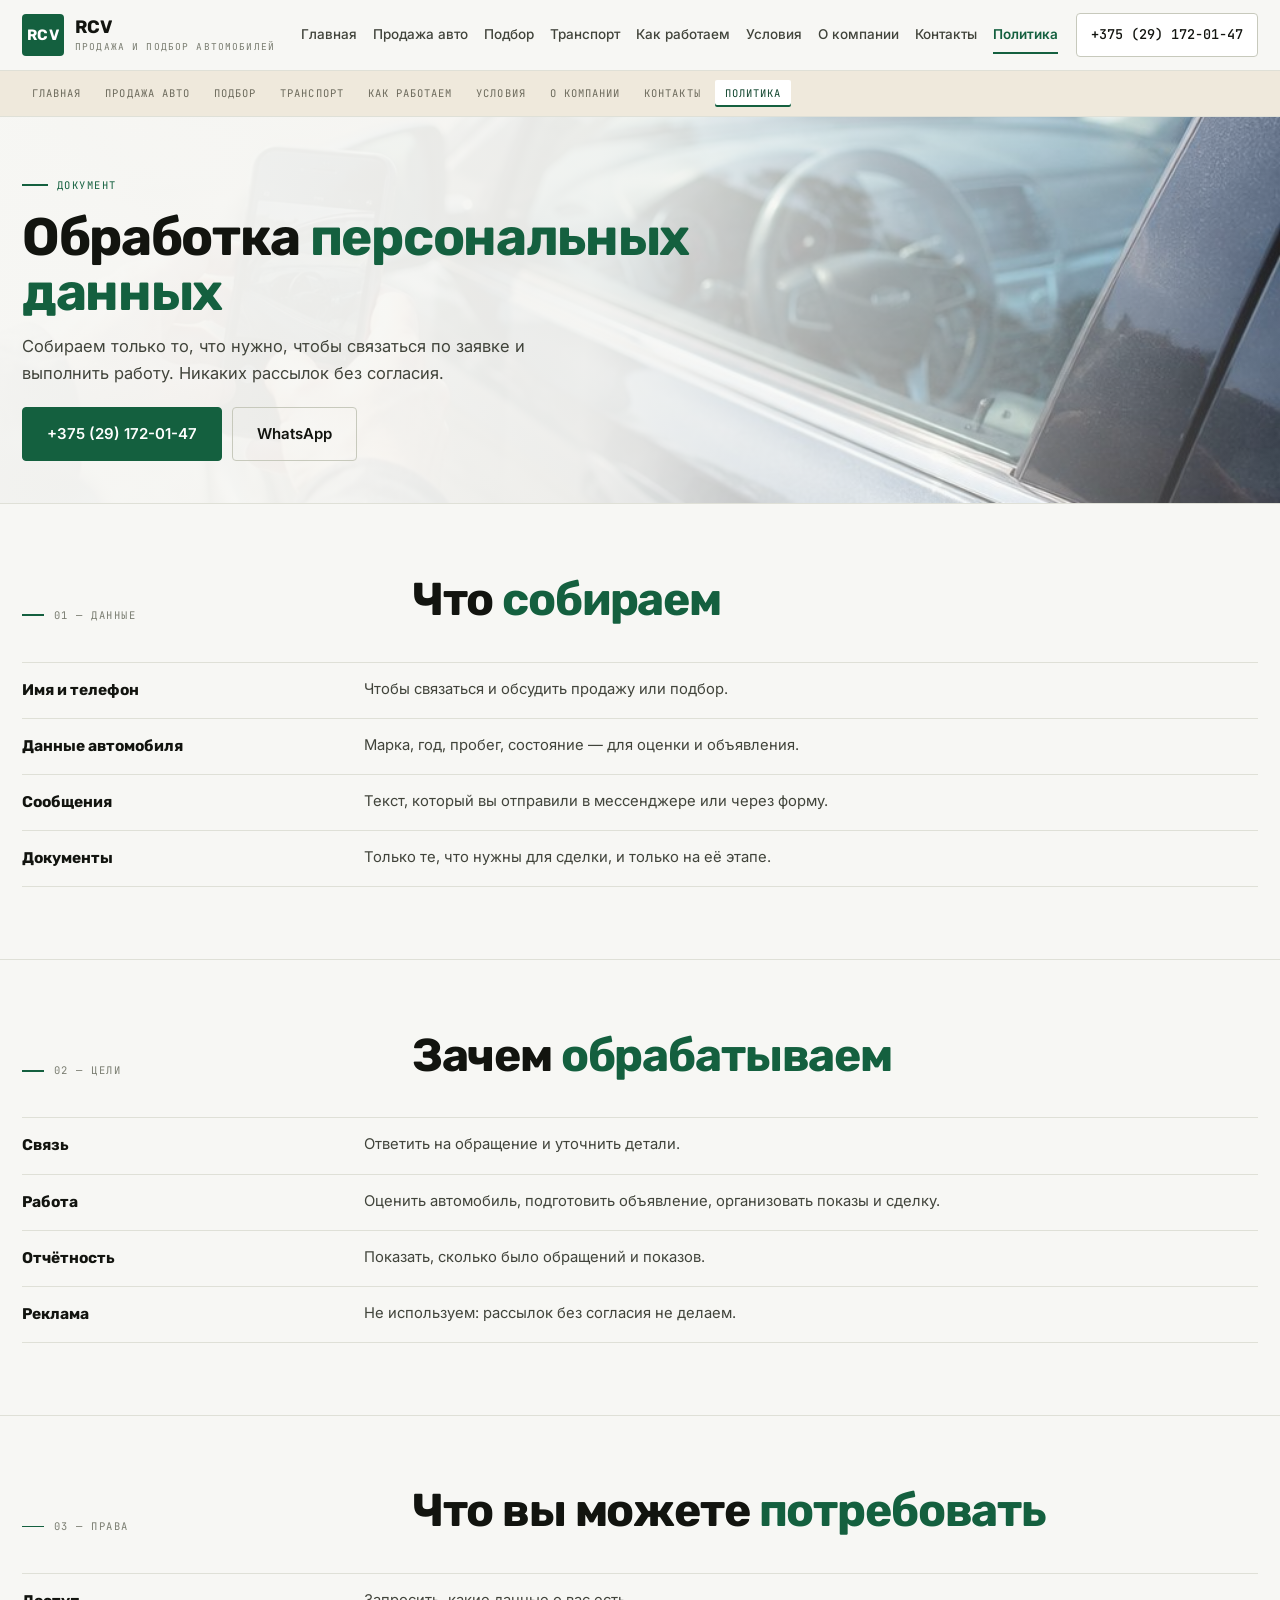
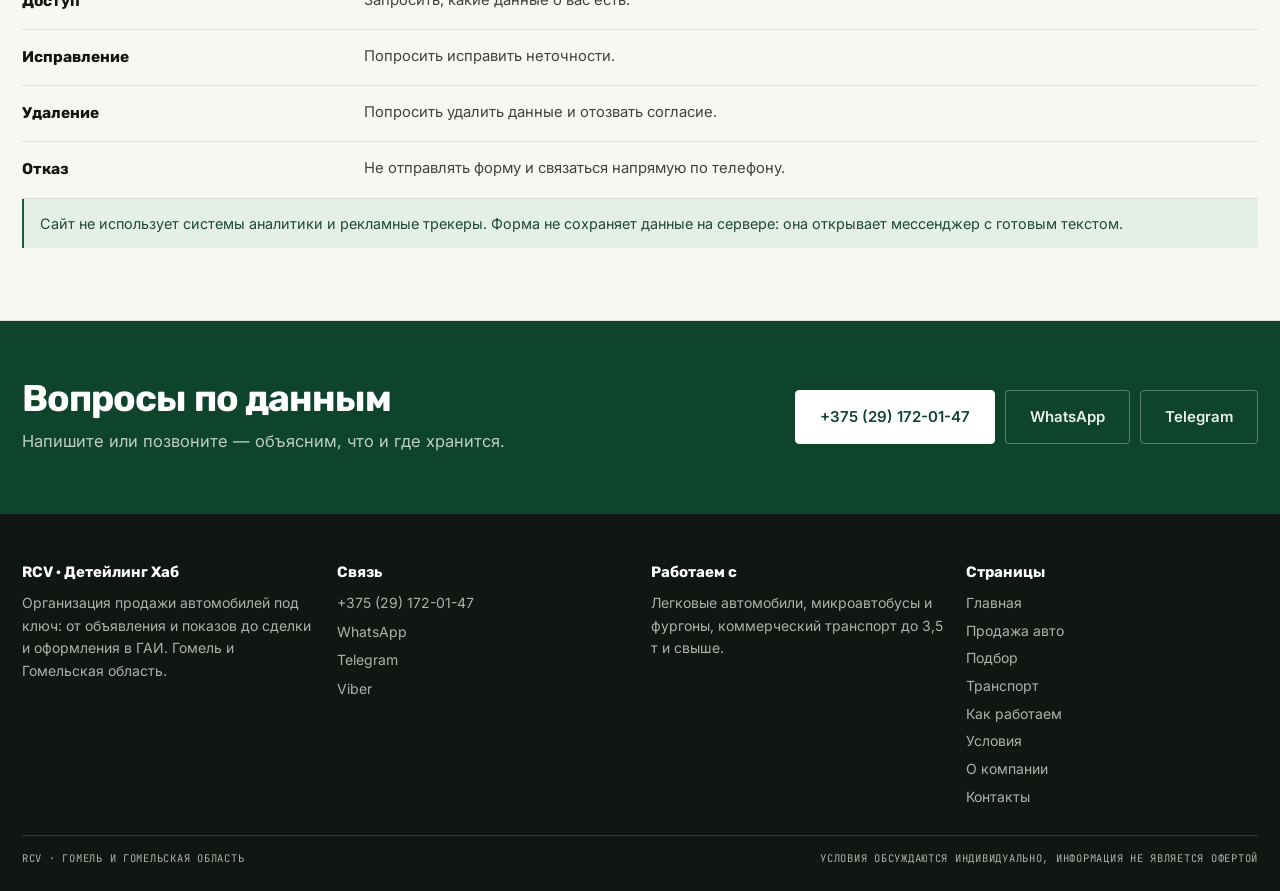
<file: politika.html>
<!doctype html>
<html lang="ru">
<head>
<meta charset="utf-8">
<meta name="viewport" content="width=device-width,initial-scale=1">
<title>Политика обработки персональных данных — RCV</title>
<meta name="description" content="Как RCV обрабатывает персональные данные, оставленные в заявке на продажу или подбор автомобиля.">
<link rel="icon" href="data:image/svg+xml,%3Csvg xmlns='http://www.w3.org/2000/svg' viewBox='0 0 32 32'%3E%3Crect width='32' height='32' rx='6' fill='%2314603F'/%3E%3Ctext x='16' y='22' font-family='Arial' font-size='13' font-weight='700' fill='%23fff' text-anchor='middle'%3ERCV%3C/text%3E%3C/svg%3E">
<link rel="preconnect" href="https://fonts.googleapis.com"><link rel="preconnect" href="https://fonts.gstatic.com" crossorigin>
<link href="https://fonts.googleapis.com/css2?family=Rubik:wght@400;500;600;700;800&family=Inter:wght@400;500;600&family=JetBrains+Mono:wght@400;500&display=swap" rel="stylesheet">
<style>
:root{--paper:#F7F7F4;--white:#fff;--ink:#12140F;--ink2:#41443B;--muted:#7A7D71;--line:#DFE0D7;--line2:#C7C9BC;--green:#14603F;--green-d:#0E442C;--green-l:#E4EFE7;--sand:#EFE9DC;--max:1280px;--pad:22px;--r:4px;--d:'Rubik',system-ui,sans-serif;--b:'Inter',system-ui,sans-serif;--m:'JetBrains Mono',monospace}
*{box-sizing:border-box}body{margin:0;background:var(--paper);color:var(--ink);font:400 16.5px/1.62 var(--b);overflow-x:hidden}
img{max-width:100%;display:block}a{color:inherit;text-decoration:none}button{font:inherit;color:inherit;background:none;border:0;cursor:pointer}
[hidden]{display:none!important}body.is-locked{overflow:hidden}
.wrap{width:min(var(--max),100% - var(--pad)*2);margin:0 auto}
h1,h2,h3{margin:0;font-family:var(--d);font-weight:700;letter-spacing:-.025em;line-height:1.05}
h1{font-size:clamp(2.15rem,5.4vw,4.2rem)}h2{font-size:clamp(1.7rem,3.6vw,2.9rem)}
.header{position:sticky;top:0;z-index:60;background:rgba(247,247,244,.96);border-bottom:1px solid var(--line)}
.header__in{display:flex;align-items:center;gap:18px;padding:13px 0}
.logo{display:flex;align-items:center;gap:11px;min-width:0}
.logo__mark{width:42px;height:42px;flex:none;display:grid;place-items:center;border-radius:var(--r);background:var(--green);color:#fff;font-family:var(--d);font-weight:700;font-size:15px}
.logo__txt{display:flex;flex-direction:column;line-height:1.1;min-width:0}
.logo__txt b{font-family:var(--d);font-size:18px;white-space:nowrap}
.logo__txt i{font-style:normal;font-family:var(--m);font-size:9.5px;letter-spacing:.12em;text-transform:uppercase;color:var(--muted);margin-top:4px;white-space:nowrap}
.btn{display:inline-flex;align-items:center;justify-content:center;gap:9px;padding:14px 24px;border-radius:var(--r);background:var(--green);color:#fff;font-weight:600;font-size:15px;border:1px solid var(--green)}
.btn--ghost{background:transparent;color:var(--ink);border-color:var(--line2)}
.btn--light{background:#fff;color:var(--green-d);border-color:#fff}
.hero{position:relative;isolation:isolate;overflow:hidden;border-bottom:1px solid var(--line);background:#E6E5DE}
.hero__bg{position:absolute;inset:0;z-index:-2}
.hero__bg img{width:100%;height:100%;object-fit:cover;object-position:60% 50%}
.hero::after{content:'';position:absolute;inset:0;z-index:-1;background:linear-gradient(94deg,rgba(247,247,244,.985) 0%,rgba(247,247,244,.95) 42%,rgba(247,247,244,.56) 70%,rgba(247,247,244,.07) 94%)}
.hero__in{padding:clamp(34px,5vw,64px) 0 clamp(28px,4vw,52px);min-height:clamp(470px,66vh,690px);display:flex;flex-direction:column;justify-content:flex-end;position:relative}
.hero__lead{margin:18px 0 0;max-width:50ch;font-size:clamp(1rem,1.3vw,1.12rem);color:var(--ink2)}
.hero__acts{display:flex;flex-wrap:wrap;gap:10px;margin-top:24px}
.strip{background:#EFE9DC;border-bottom:1px solid var(--line)}
.strip__in{display:flex;gap:4px;overflow-x:auto;scrollbar-width:none;padding:9px 0}
.strip__in::-webkit-scrollbar{display:none}
.strip a{font-family:var(--m);font-size:10.5px;letter-spacing:.1em;text-transform:uppercase;color:#6C6A5C;padding:5px 10px;white-space:nowrap}
.strip a.is-on{color:var(--green-d);background:#fff;box-shadow:inset 0 -2px 0 var(--green)}
.burger{display:none;width:42px;height:40px;border:1px solid var(--line2);border-radius:var(--r);background:#fff;align-items:center;justify-content:center;flex-direction:column;gap:5px}
.burger i{display:block;width:17px;height:1.6px;background:var(--ink)}
.drawer{position:fixed;inset:0;z-index:80;display:none;background:rgba(18,20,15,.52)}
.drawer.is-open{display:block}
.drawer__inner{position:absolute;top:0;right:0;bottom:0;width:min(360px,88vw);background:var(--paper);padding:18px;overflow-y:auto;display:flex;flex-direction:column}
.drawer a.dl{padding:12px 2px;border-bottom:1px solid var(--line);font-family:var(--d);font-size:17px;font-weight:600}
.mbar{display:none}
@media(max-width:1099px){.nav,.header__tel{display:none}.burger{display:flex;margin-left:auto}.strip{display:none}
.mbar{display:flex;position:fixed;left:0;right:0;bottom:0;z-index:70;background:#fff;border-top:1px solid var(--line);padding:8px 10px;gap:8px}
.mbar a{flex:1;display:flex;align-items:center;justify-content:center;padding:11px 6px;border:1px solid var(--line2);border-radius:var(--r);font-size:13px;font-weight:600}
.mbar a.p{background:var(--green);border-color:var(--green);color:#fff}body{padding-bottom:62px}}
@media(max-width:860px){.hero__in{grid-template-columns:minmax(0,1fr)}}
</style>
<link rel="stylesheet" href="assets/css/site.v1.css">
</head>
<body>
<header class="header"><div class="wrap header__in">
<a class="logo" href="index.html"><span class="logo__mark">RCV</span><span class="logo__txt"><b>RCV</b><i>продажа и подбор автомобилей</i></span></a>
<nav class="nav"><a href="index.html">Главная</a><a href="prodazha.html">Продажа авто</a><a href="podbor.html">Подбор</a><a href="transport.html">Транспорт</a><a href="process.html">Как работаем</a><a href="ceny.html">Условия</a><a href="o-kompanii.html">О компании</a><a href="kontakty.html">Контакты</a><a href="politika.html" aria-current="page">Политика</a></nav>
<a class="header__tel" href="tel:+375291720147">+375 (29) 172-01-47</a>
<button class="burger" id="burger" type="button" aria-label="Открыть меню" aria-expanded="false" aria-controls="drawer"><i></i><i></i><i></i></button>
</div></header>
<div class="strip"><div class="wrap strip__in"><a href="index.html">Главная</a><a href="prodazha.html">Продажа авто</a><a href="podbor.html">Подбор</a><a href="transport.html">Транспорт</a><a href="process.html">Как работаем</a><a href="ceny.html">Условия</a><a href="o-kompanii.html">О компании</a><a href="kontakty.html">Контакты</a><a href="politika.html" class="is-on">Политика</a></div></div>
<main><section class="phero">
<div class="phero__bg"><img src="assets/img/listing.jpg" alt="Автомобиль для объявления" width="1100" height="620"></div>
<div class="wrap phero__in">
<span class="kick">документ</span>
<h1>Обработка <em>персональных данных</em></h1>
<p class="phero__lead">Собираем только то, что нужно, чтобы связаться по заявке и выполнить работу. Никаких рассылок без согласия.</p>
<div class="phero__acts"><a class="btn" href="tel:+375291720147">+375 (29) 172-01-47</a><a class="btn btn--ghost" href="https://wa.me/375291720147" target="_blank" rel="noopener">WhatsApp</a></div>
</div></section><section class="sect section--white"><div class="wrap">
<div class="sect__head"><div class="sect__label">01 — данные</div><div><h2>Что <em>собираем</em></h2></div></div>
<div class="rows"><div class="row"><b>Имя и телефон</b><span>Чтобы связаться и обсудить продажу или подбор.</span></div><div class="row"><b>Данные автомобиля</b><span>Марка, год, пробег, состояние — для оценки и объявления.</span></div><div class="row"><b>Сообщения</b><span>Текст, который вы отправили в мессенджере или через форму.</span></div><div class="row"><b>Документы</b><span>Только те, что нужны для сделки, и только на её этапе.</span></div></div></div></section>
<section class="sect section--sand"><div class="wrap">
<div class="sect__head"><div class="sect__label">02 — цели</div><div><h2>Зачем <em>обрабатываем</em></h2></div></div>
<div class="rows"><div class="row"><b>Связь</b><span>Ответить на обращение и уточнить детали.</span></div><div class="row"><b>Работа</b><span>Оценить автомобиль, подготовить объявление, организовать показы и сделку.</span></div><div class="row"><b>Отчётность</b><span>Показать, сколько было обращений и показов.</span></div><div class="row"><b>Реклама</b><span>Не используем: рассылок без согласия не делаем.</span></div></div></div></section>
<section class="sect section--white"><div class="wrap">
<div class="sect__head"><div class="sect__label">03 — права</div><div><h2>Что вы можете <em>потребовать</em></h2></div></div>
<div class="rows"><div class="row"><b>Доступ</b><span>Запросить, какие данные о вас есть.</span></div><div class="row"><b>Исправление</b><span>Попросить исправить неточности.</span></div><div class="row"><b>Удаление</b><span>Попросить удалить данные и отозвать согласие.</span></div><div class="row"><b>Отказ</b><span>Не отправлять форму и связаться напрямую по телефону.</span></div></div><p class="note">Сайт не использует системы аналитики и рекламные трекеры. Форма не сохраняет данные на сервере: она открывает мессенджер с готовым текстом.</p></div></section>
<section class="cta"><div class="wrap cta__in">
<div><h2>Вопросы по данным</h2><p>Напишите или позвоните — объясним, что и где хранится.</p></div>
<div class="cta__acts"><a class="btn btn--light" href="tel:+375291720147">+375 (29) 172-01-47</a><a class="btn btn--ghost" href="https://wa.me/375291720147" target="_blank" rel="noopener">WhatsApp</a><a class="btn btn--ghost" href="https://t.me/+375291720147" target="_blank" rel="noopener">Telegram</a></div>
</div></section></main>
<footer class="footer"><div class="wrap">
<div class="footer__grid">
<div><b>RCV · Детейлинг Хаб</b><p style="margin:0">Организация продажи автомобилей под ключ: от объявления и показов до сделки и оформления в ГАИ. Гомель и Гомельская область.</p></div>
<div><b>Связь</b><a href="tel:+375291720147" style="display:block;margin-bottom:6px">+375 (29) 172-01-47</a><a href="https://wa.me/375291720147" target="_blank" rel="noopener" style="display:block;margin-bottom:6px">WhatsApp</a><a href="https://t.me/+375291720147" target="_blank" rel="noopener" style="display:block;margin-bottom:6px">Telegram</a><a href="viber://chat?number=%2B375291720147">Viber</a></div>
<div><b>Работаем с</b><p style="margin:0">Легковые автомобили, микроавтобусы и фургоны, коммерческий транспорт до 3,5 т и свыше.</p></div>
<div><b>Страницы</b><a href="index.html" style="display:block;margin-bottom:5px">Главная</a><a href="prodazha.html" style="display:block;margin-bottom:5px">Продажа авто</a><a href="podbor.html" style="display:block;margin-bottom:5px">Подбор</a><a href="transport.html" style="display:block;margin-bottom:5px">Транспорт</a><a href="process.html" style="display:block;margin-bottom:5px">Как работаем</a><a href="ceny.html" style="display:block;margin-bottom:5px">Условия</a><a href="o-kompanii.html" style="display:block;margin-bottom:5px">О компании</a><a href="kontakty.html" style="display:block;margin-bottom:5px">Контакты</a></div>
</div>
<div class="footer__bot"><span>RCV · Гомель и Гомельская область</span><span>Условия обсуждаются индивидуально, информация не является офертой</span></div>
</div></footer>
<div class="drawer" id="drawer" aria-hidden="true">
<div class="drawer__inner" role="dialog" aria-modal="true" aria-label="Меню">
<div class="drawer__top"><span class="logo__txt"><b>RCV</b><i>продажа и подбор автомобилей</i></span><button class="drawer__close" id="drawerClose" type="button" aria-label="Закрыть меню">×</button></div>
<a class="dl" href="index.html">Главная</a><a class="dl" href="prodazha.html">Продажа авто</a><a class="dl" href="podbor.html">Подбор</a><a class="dl" href="transport.html">Транспорт</a><a class="dl" href="process.html">Как работаем</a><a class="dl" href="ceny.html">Условия</a><a class="dl" href="o-kompanii.html">О компании</a><a class="dl" href="kontakty.html">Контакты</a><a class="dl" href="politika.html">Политика</a><a class="btn" href="tel:+375291720147">+375 (29) 172-01-47</a>
</div></div>
<div class="mbar"><a class="p" href="tel:+375291720147">Позвонить</a><a href="https://wa.me/375291720147" target="_blank" rel="noopener">WhatsApp</a><a href="viber://chat?number=%2B375291720147" target="_blank" rel="noopener">Viber</a><a href="https://t.me/+375291720147" target="_blank" rel="noopener">Telegram</a></div>
<script src="assets/js/main.v1.js" defer></script>
</body>
</html>
</file>
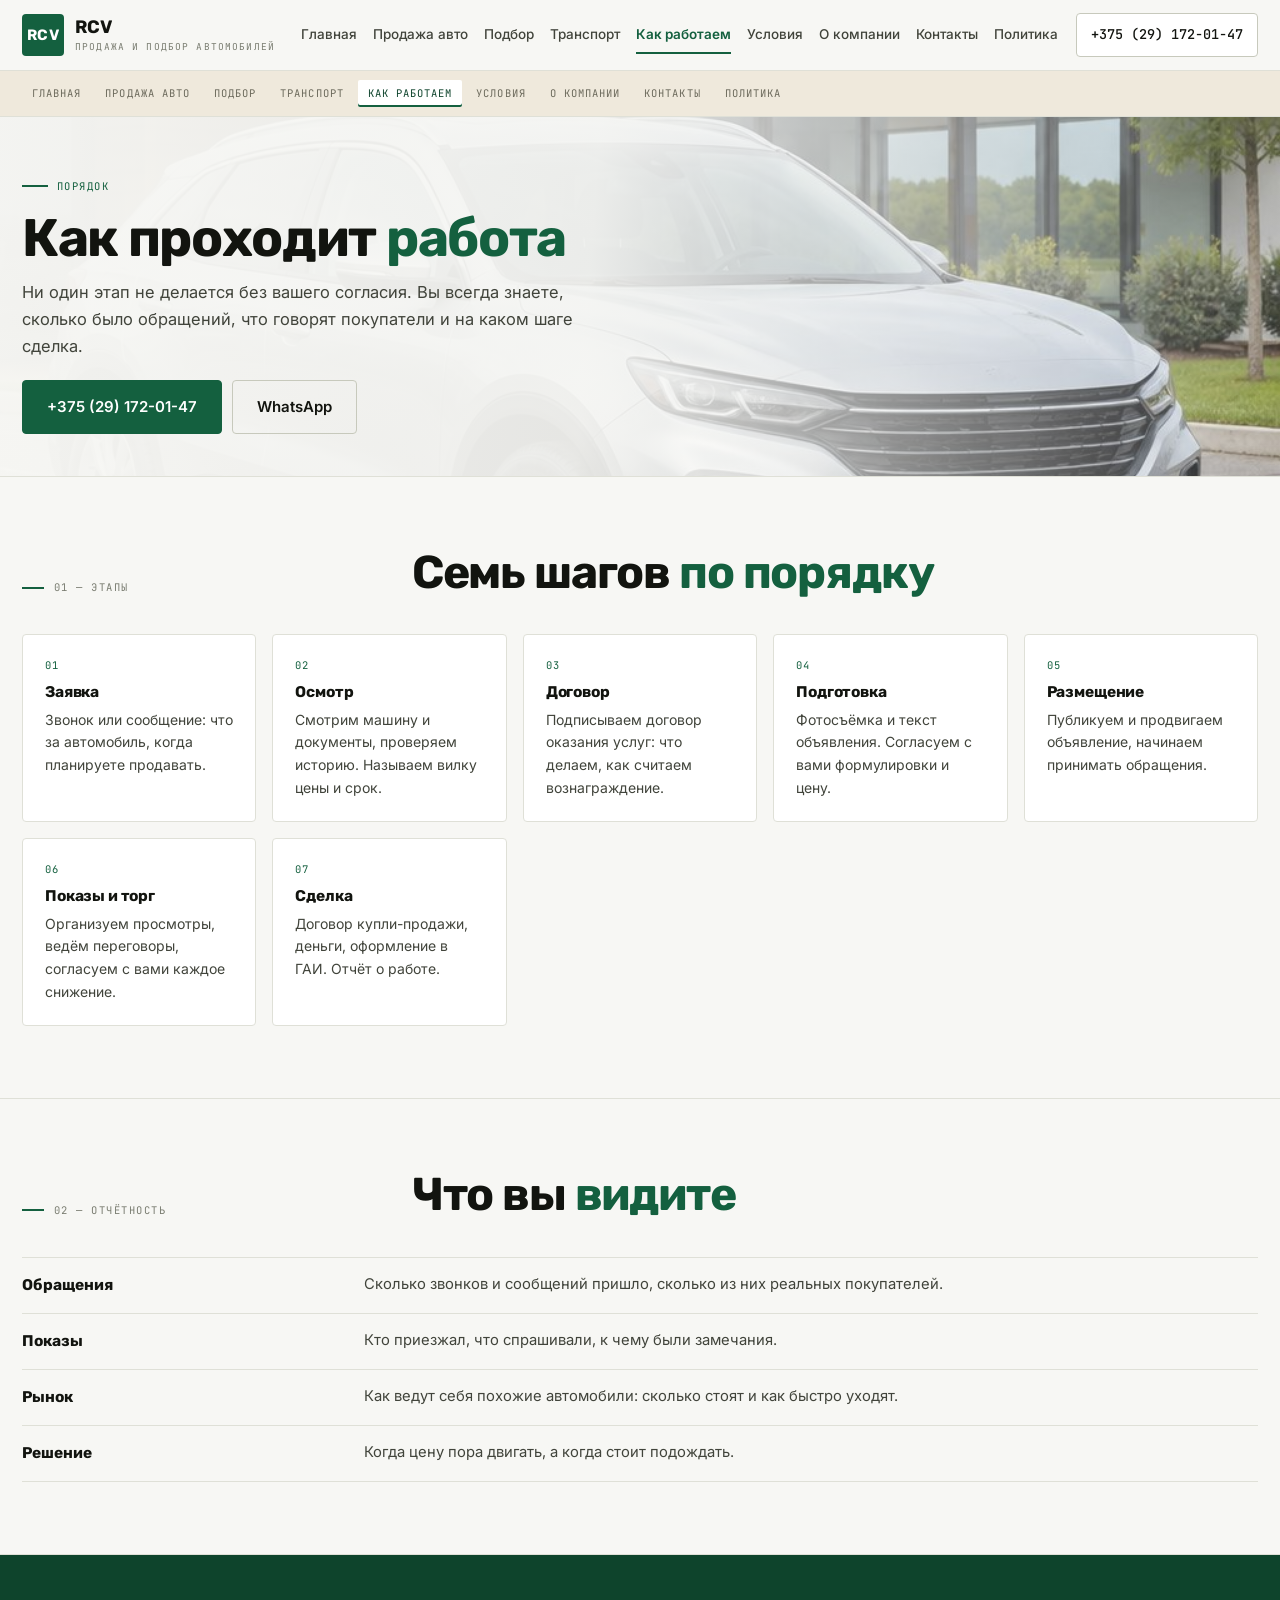
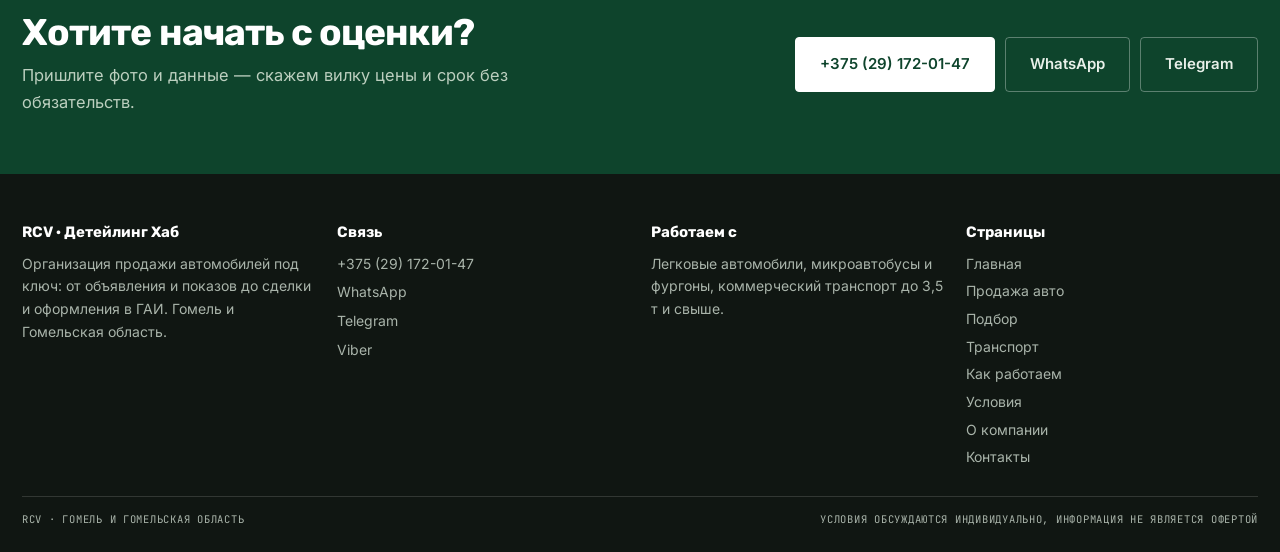
<file: process.html>
<!doctype html>
<html lang="ru">
<head>
<meta charset="utf-8">
<meta name="viewport" content="width=device-width,initial-scale=1">
<title>Как проходит продажа автомобиля с RCV — этапы работы</title>
<meta name="description" content="Этапы работы RCV: осмотр и оценка, подготовка объявления, показы и торг, сделка и оформление в ГАИ. Гомель и область.">
<link rel="icon" href="data:image/svg+xml,%3Csvg xmlns='http://www.w3.org/2000/svg' viewBox='0 0 32 32'%3E%3Crect width='32' height='32' rx='6' fill='%2314603F'/%3E%3Ctext x='16' y='22' font-family='Arial' font-size='13' font-weight='700' fill='%23fff' text-anchor='middle'%3ERCV%3C/text%3E%3C/svg%3E">
<link rel="preconnect" href="https://fonts.googleapis.com"><link rel="preconnect" href="https://fonts.gstatic.com" crossorigin>
<link href="https://fonts.googleapis.com/css2?family=Rubik:wght@400;500;600;700;800&family=Inter:wght@400;500;600&family=JetBrains+Mono:wght@400;500&display=swap" rel="stylesheet">
<style>
:root{--paper:#F7F7F4;--white:#fff;--ink:#12140F;--ink2:#41443B;--muted:#7A7D71;--line:#DFE0D7;--line2:#C7C9BC;--green:#14603F;--green-d:#0E442C;--green-l:#E4EFE7;--sand:#EFE9DC;--max:1280px;--pad:22px;--r:4px;--d:'Rubik',system-ui,sans-serif;--b:'Inter',system-ui,sans-serif;--m:'JetBrains Mono',monospace}
*{box-sizing:border-box}body{margin:0;background:var(--paper);color:var(--ink);font:400 16.5px/1.62 var(--b);overflow-x:hidden}
img{max-width:100%;display:block}a{color:inherit;text-decoration:none}button{font:inherit;color:inherit;background:none;border:0;cursor:pointer}
[hidden]{display:none!important}body.is-locked{overflow:hidden}
.wrap{width:min(var(--max),100% - var(--pad)*2);margin:0 auto}
h1,h2,h3{margin:0;font-family:var(--d);font-weight:700;letter-spacing:-.025em;line-height:1.05}
h1{font-size:clamp(2.15rem,5.4vw,4.2rem)}h2{font-size:clamp(1.7rem,3.6vw,2.9rem)}
.header{position:sticky;top:0;z-index:60;background:rgba(247,247,244,.96);border-bottom:1px solid var(--line)}
.header__in{display:flex;align-items:center;gap:18px;padding:13px 0}
.logo{display:flex;align-items:center;gap:11px;min-width:0}
.logo__mark{width:42px;height:42px;flex:none;display:grid;place-items:center;border-radius:var(--r);background:var(--green);color:#fff;font-family:var(--d);font-weight:700;font-size:15px}
.logo__txt{display:flex;flex-direction:column;line-height:1.1;min-width:0}
.logo__txt b{font-family:var(--d);font-size:18px;white-space:nowrap}
.logo__txt i{font-style:normal;font-family:var(--m);font-size:9.5px;letter-spacing:.12em;text-transform:uppercase;color:var(--muted);margin-top:4px;white-space:nowrap}
.btn{display:inline-flex;align-items:center;justify-content:center;gap:9px;padding:14px 24px;border-radius:var(--r);background:var(--green);color:#fff;font-weight:600;font-size:15px;border:1px solid var(--green)}
.btn--ghost{background:transparent;color:var(--ink);border-color:var(--line2)}
.btn--light{background:#fff;color:var(--green-d);border-color:#fff}
.hero{position:relative;isolation:isolate;overflow:hidden;border-bottom:1px solid var(--line);background:#E6E5DE}
.hero__bg{position:absolute;inset:0;z-index:-2}
.hero__bg img{width:100%;height:100%;object-fit:cover;object-position:60% 50%}
.hero::after{content:'';position:absolute;inset:0;z-index:-1;background:linear-gradient(94deg,rgba(247,247,244,.985) 0%,rgba(247,247,244,.95) 42%,rgba(247,247,244,.56) 70%,rgba(247,247,244,.07) 94%)}
.hero__in{padding:clamp(34px,5vw,64px) 0 clamp(28px,4vw,52px);min-height:clamp(470px,66vh,690px);display:flex;flex-direction:column;justify-content:flex-end;position:relative}
.hero__lead{margin:18px 0 0;max-width:50ch;font-size:clamp(1rem,1.3vw,1.12rem);color:var(--ink2)}
.hero__acts{display:flex;flex-wrap:wrap;gap:10px;margin-top:24px}
.strip{background:#EFE9DC;border-bottom:1px solid var(--line)}
.strip__in{display:flex;gap:4px;overflow-x:auto;scrollbar-width:none;padding:9px 0}
.strip__in::-webkit-scrollbar{display:none}
.strip a{font-family:var(--m);font-size:10.5px;letter-spacing:.1em;text-transform:uppercase;color:#6C6A5C;padding:5px 10px;white-space:nowrap}
.strip a.is-on{color:var(--green-d);background:#fff;box-shadow:inset 0 -2px 0 var(--green)}
.burger{display:none;width:42px;height:40px;border:1px solid var(--line2);border-radius:var(--r);background:#fff;align-items:center;justify-content:center;flex-direction:column;gap:5px}
.burger i{display:block;width:17px;height:1.6px;background:var(--ink)}
.drawer{position:fixed;inset:0;z-index:80;display:none;background:rgba(18,20,15,.52)}
.drawer.is-open{display:block}
.drawer__inner{position:absolute;top:0;right:0;bottom:0;width:min(360px,88vw);background:var(--paper);padding:18px;overflow-y:auto;display:flex;flex-direction:column}
.drawer a.dl{padding:12px 2px;border-bottom:1px solid var(--line);font-family:var(--d);font-size:17px;font-weight:600}
.mbar{display:none}
@media(max-width:1099px){.nav,.header__tel{display:none}.burger{display:flex;margin-left:auto}.strip{display:none}
.mbar{display:flex;position:fixed;left:0;right:0;bottom:0;z-index:70;background:#fff;border-top:1px solid var(--line);padding:8px 10px;gap:8px}
.mbar a{flex:1;display:flex;align-items:center;justify-content:center;padding:11px 6px;border:1px solid var(--line2);border-radius:var(--r);font-size:13px;font-weight:600}
.mbar a.p{background:var(--green);border-color:var(--green);color:#fff}body{padding-bottom:62px}}
@media(max-width:860px){.hero__in{grid-template-columns:minmax(0,1fr)}}
</style>
<link rel="stylesheet" href="assets/css/site.v1.css">
</head>
<body>
<header class="header"><div class="wrap header__in">
<a class="logo" href="index.html"><span class="logo__mark">RCV</span><span class="logo__txt"><b>RCV</b><i>продажа и подбор автомобилей</i></span></a>
<nav class="nav"><a href="index.html">Главная</a><a href="prodazha.html">Продажа авто</a><a href="podbor.html">Подбор</a><a href="transport.html">Транспорт</a><a href="process.html" aria-current="page">Как работаем</a><a href="ceny.html">Условия</a><a href="o-kompanii.html">О компании</a><a href="kontakty.html">Контакты</a><a href="politika.html">Политика</a></nav>
<a class="header__tel" href="tel:+375291720147">+375 (29) 172-01-47</a>
<button class="burger" id="burger" type="button" aria-label="Открыть меню" aria-expanded="false" aria-controls="drawer"><i></i><i></i><i></i></button>
</div></header>
<div class="strip"><div class="wrap strip__in"><a href="index.html">Главная</a><a href="prodazha.html">Продажа авто</a><a href="podbor.html">Подбор</a><a href="transport.html">Транспорт</a><a href="process.html" class="is-on">Как работаем</a><a href="ceny.html">Условия</a><a href="o-kompanii.html">О компании</a><a href="kontakty.html">Контакты</a><a href="politika.html">Политика</a></div></div>
<main><section class="phero">
<div class="phero__bg"><img src="assets/img/hero.jpg" alt="Автомобиль перед продажей" width="1100" height="620"></div>
<div class="wrap phero__in">
<span class="kick">порядок</span>
<h1>Как проходит <em>работа</em></h1>
<p class="phero__lead">Ни один этап не делается без вашего согласия. Вы всегда знаете, сколько было обращений, что говорят покупатели и на каком шаге сделка.</p>
<div class="phero__acts"><a class="btn" href="tel:+375291720147">+375 (29) 172-01-47</a><a class="btn btn--ghost" href="https://wa.me/375291720147" target="_blank" rel="noopener">WhatsApp</a></div>
</div></section><section class="sect section--white"><div class="wrap">
<div class="sect__head"><div class="sect__label">01 — этапы</div><div><h2>Семь шагов <em>по порядку</em></h2></div></div>
<div class="steps"><div class="step"><h3>Заявка</h3><p>Звонок или сообщение: что за автомобиль, когда планируете продавать.</p></div><div class="step"><h3>Осмотр</h3><p>Смотрим машину и документы, проверяем историю. Называем вилку цены и срок.</p></div><div class="step"><h3>Договор</h3><p>Подписываем договор оказания услуг: что делаем, как считаем вознаграждение.</p></div><div class="step"><h3>Подготовка</h3><p>Фотосъёмка и текст объявления. Согласуем с вами формулировки и цену.</p></div><div class="step"><h3>Размещение</h3><p>Публикуем и продвигаем объявление, начинаем принимать обращения.</p></div><div class="step"><h3>Показы и торг</h3><p>Организуем просмотры, ведём переговоры, согласуем с вами каждое снижение.</p></div><div class="step"><h3>Сделка</h3><p>Договор купли-продажи, деньги, оформление в ГАИ. Отчёт о работе.</p></div></div></div></section>
<section class="sect section--sand"><div class="wrap">
<div class="sect__head"><div class="sect__label">02 — отчётность</div><div><h2>Что вы <em>видите</em></h2></div></div>
<div class="rows"><div class="row"><b>Обращения</b><span>Сколько звонков и сообщений пришло, сколько из них реальных покупателей.</span></div><div class="row"><b>Показы</b><span>Кто приезжал, что спрашивали, к чему были замечания.</span></div><div class="row"><b>Рынок</b><span>Как ведут себя похожие автомобили: сколько стоят и как быстро уходят.</span></div><div class="row"><b>Решение</b><span>Когда цену пора двигать, а когда стоит подождать.</span></div></div></div></section>
<section class="cta"><div class="wrap cta__in">
<div><h2>Хотите начать с оценки?</h2><p>Пришлите фото и данные — скажем вилку цены и срок без обязательств.</p></div>
<div class="cta__acts"><a class="btn btn--light" href="tel:+375291720147">+375 (29) 172-01-47</a><a class="btn btn--ghost" href="https://wa.me/375291720147" target="_blank" rel="noopener">WhatsApp</a><a class="btn btn--ghost" href="https://t.me/+375291720147" target="_blank" rel="noopener">Telegram</a></div>
</div></section></main>
<footer class="footer"><div class="wrap">
<div class="footer__grid">
<div><b>RCV · Детейлинг Хаб</b><p style="margin:0">Организация продажи автомобилей под ключ: от объявления и показов до сделки и оформления в ГАИ. Гомель и Гомельская область.</p></div>
<div><b>Связь</b><a href="tel:+375291720147" style="display:block;margin-bottom:6px">+375 (29) 172-01-47</a><a href="https://wa.me/375291720147" target="_blank" rel="noopener" style="display:block;margin-bottom:6px">WhatsApp</a><a href="https://t.me/+375291720147" target="_blank" rel="noopener" style="display:block;margin-bottom:6px">Telegram</a><a href="viber://chat?number=%2B375291720147">Viber</a></div>
<div><b>Работаем с</b><p style="margin:0">Легковые автомобили, микроавтобусы и фургоны, коммерческий транспорт до 3,5 т и свыше.</p></div>
<div><b>Страницы</b><a href="index.html" style="display:block;margin-bottom:5px">Главная</a><a href="prodazha.html" style="display:block;margin-bottom:5px">Продажа авто</a><a href="podbor.html" style="display:block;margin-bottom:5px">Подбор</a><a href="transport.html" style="display:block;margin-bottom:5px">Транспорт</a><a href="process.html" style="display:block;margin-bottom:5px">Как работаем</a><a href="ceny.html" style="display:block;margin-bottom:5px">Условия</a><a href="o-kompanii.html" style="display:block;margin-bottom:5px">О компании</a><a href="kontakty.html" style="display:block;margin-bottom:5px">Контакты</a></div>
</div>
<div class="footer__bot"><span>RCV · Гомель и Гомельская область</span><span>Условия обсуждаются индивидуально, информация не является офертой</span></div>
</div></footer>
<div class="drawer" id="drawer" aria-hidden="true">
<div class="drawer__inner" role="dialog" aria-modal="true" aria-label="Меню">
<div class="drawer__top"><span class="logo__txt"><b>RCV</b><i>продажа и подбор автомобилей</i></span><button class="drawer__close" id="drawerClose" type="button" aria-label="Закрыть меню">×</button></div>
<a class="dl" href="index.html">Главная</a><a class="dl" href="prodazha.html">Продажа авто</a><a class="dl" href="podbor.html">Подбор</a><a class="dl" href="transport.html">Транспорт</a><a class="dl" href="process.html">Как работаем</a><a class="dl" href="ceny.html">Условия</a><a class="dl" href="o-kompanii.html">О компании</a><a class="dl" href="kontakty.html">Контакты</a><a class="dl" href="politika.html">Политика</a><a class="btn" href="tel:+375291720147">+375 (29) 172-01-47</a>
</div></div>
<div class="mbar"><a class="p" href="tel:+375291720147">Позвонить</a><a href="https://wa.me/375291720147" target="_blank" rel="noopener">WhatsApp</a><a href="viber://chat?number=%2B375291720147" target="_blank" rel="noopener">Viber</a><a href="https://t.me/+375291720147" target="_blank" rel="noopener">Telegram</a></div>
<script src="assets/js/main.v1.js" defer></script>
</body>
</html>
</file>
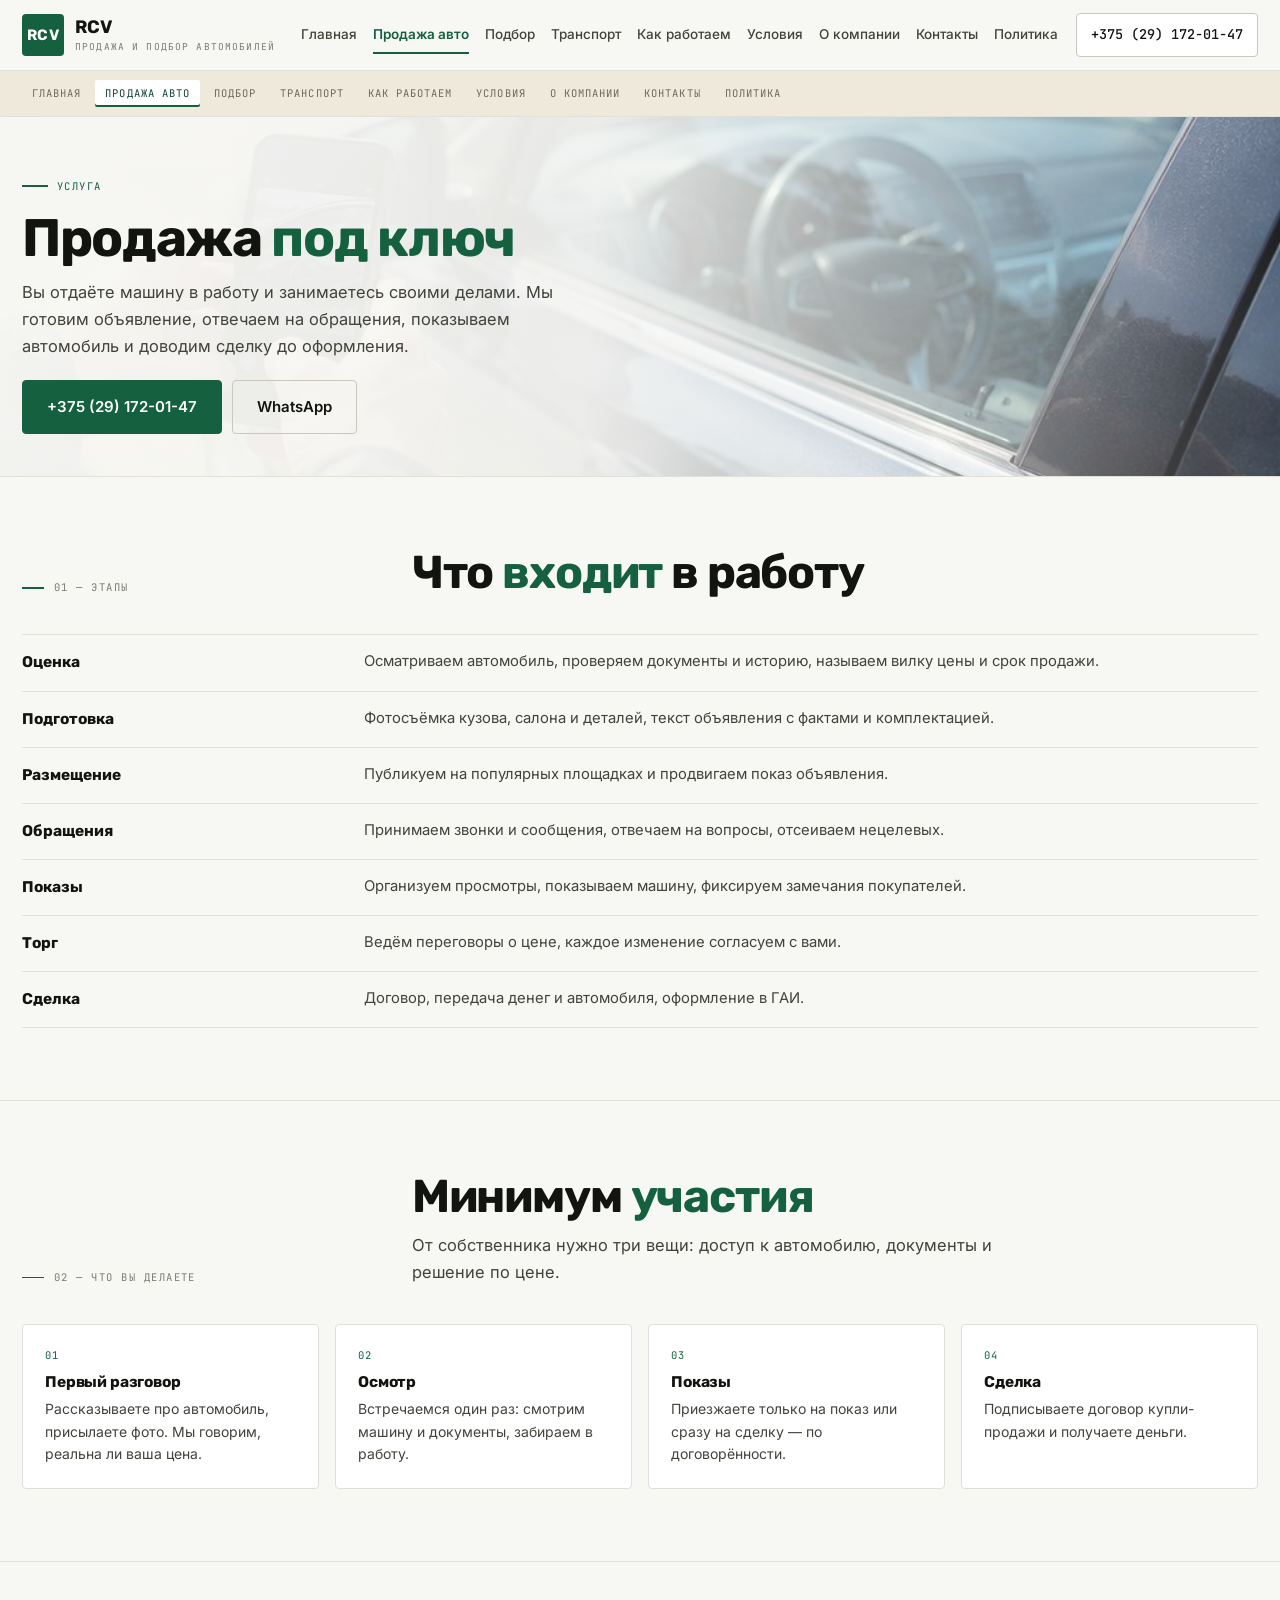
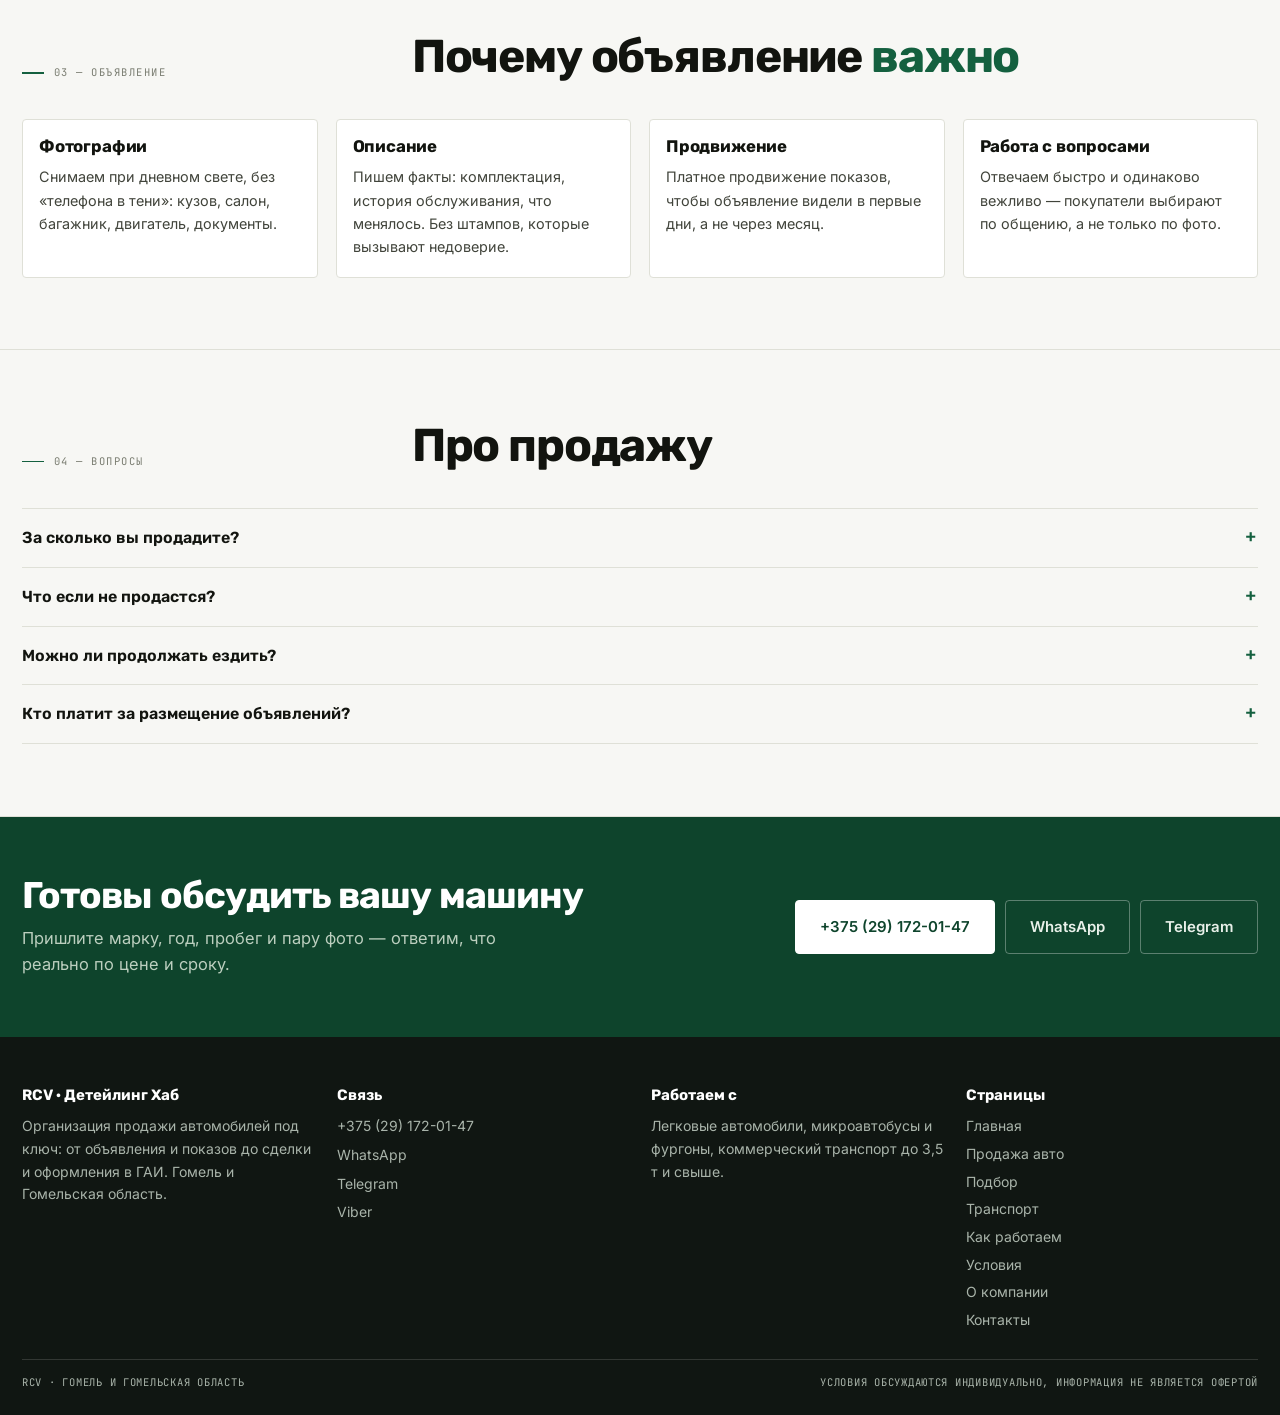
<file: prodazha.html>
<!doctype html>
<html lang="ru">
<head>
<meta charset="utf-8">
<meta name="viewport" content="width=device-width,initial-scale=1">
<title>Продажа автомобиля под ключ в Гомеле — RCV</title>
<meta name="description" content="Организация продажи автомобиля под ключ: подготовка объявления, продвижение, показы, переговоры, документы, ГАИ. Оплата после продажи. +375 (29) 172-01-47">
<link rel="icon" href="data:image/svg+xml,%3Csvg xmlns='http://www.w3.org/2000/svg' viewBox='0 0 32 32'%3E%3Crect width='32' height='32' rx='6' fill='%2314603F'/%3E%3Ctext x='16' y='22' font-family='Arial' font-size='13' font-weight='700' fill='%23fff' text-anchor='middle'%3ERCV%3C/text%3E%3C/svg%3E">
<link rel="preconnect" href="https://fonts.googleapis.com"><link rel="preconnect" href="https://fonts.gstatic.com" crossorigin>
<link href="https://fonts.googleapis.com/css2?family=Rubik:wght@400;500;600;700;800&family=Inter:wght@400;500;600&family=JetBrains+Mono:wght@400;500&display=swap" rel="stylesheet">
<style>
:root{--paper:#F7F7F4;--white:#fff;--ink:#12140F;--ink2:#41443B;--muted:#7A7D71;--line:#DFE0D7;--line2:#C7C9BC;--green:#14603F;--green-d:#0E442C;--green-l:#E4EFE7;--sand:#EFE9DC;--max:1280px;--pad:22px;--r:4px;--d:'Rubik',system-ui,sans-serif;--b:'Inter',system-ui,sans-serif;--m:'JetBrains Mono',monospace}
*{box-sizing:border-box}body{margin:0;background:var(--paper);color:var(--ink);font:400 16.5px/1.62 var(--b);overflow-x:hidden}
img{max-width:100%;display:block}a{color:inherit;text-decoration:none}button{font:inherit;color:inherit;background:none;border:0;cursor:pointer}
[hidden]{display:none!important}body.is-locked{overflow:hidden}
.wrap{width:min(var(--max),100% - var(--pad)*2);margin:0 auto}
h1,h2,h3{margin:0;font-family:var(--d);font-weight:700;letter-spacing:-.025em;line-height:1.05}
h1{font-size:clamp(2.15rem,5.4vw,4.2rem)}h2{font-size:clamp(1.7rem,3.6vw,2.9rem)}
.header{position:sticky;top:0;z-index:60;background:rgba(247,247,244,.96);border-bottom:1px solid var(--line)}
.header__in{display:flex;align-items:center;gap:18px;padding:13px 0}
.logo{display:flex;align-items:center;gap:11px;min-width:0}
.logo__mark{width:42px;height:42px;flex:none;display:grid;place-items:center;border-radius:var(--r);background:var(--green);color:#fff;font-family:var(--d);font-weight:700;font-size:15px}
.logo__txt{display:flex;flex-direction:column;line-height:1.1;min-width:0}
.logo__txt b{font-family:var(--d);font-size:18px;white-space:nowrap}
.logo__txt i{font-style:normal;font-family:var(--m);font-size:9.5px;letter-spacing:.12em;text-transform:uppercase;color:var(--muted);margin-top:4px;white-space:nowrap}
.btn{display:inline-flex;align-items:center;justify-content:center;gap:9px;padding:14px 24px;border-radius:var(--r);background:var(--green);color:#fff;font-weight:600;font-size:15px;border:1px solid var(--green)}
.btn--ghost{background:transparent;color:var(--ink);border-color:var(--line2)}
.btn--light{background:#fff;color:var(--green-d);border-color:#fff}
.hero{position:relative;isolation:isolate;overflow:hidden;border-bottom:1px solid var(--line);background:#E6E5DE}
.hero__bg{position:absolute;inset:0;z-index:-2}
.hero__bg img{width:100%;height:100%;object-fit:cover;object-position:60% 50%}
.hero::after{content:'';position:absolute;inset:0;z-index:-1;background:linear-gradient(94deg,rgba(247,247,244,.985) 0%,rgba(247,247,244,.95) 42%,rgba(247,247,244,.56) 70%,rgba(247,247,244,.07) 94%)}
.hero__in{padding:clamp(34px,5vw,64px) 0 clamp(28px,4vw,52px);min-height:clamp(470px,66vh,690px);display:flex;flex-direction:column;justify-content:flex-end;position:relative}
.hero__lead{margin:18px 0 0;max-width:50ch;font-size:clamp(1rem,1.3vw,1.12rem);color:var(--ink2)}
.hero__acts{display:flex;flex-wrap:wrap;gap:10px;margin-top:24px}
.strip{background:#EFE9DC;border-bottom:1px solid var(--line)}
.strip__in{display:flex;gap:4px;overflow-x:auto;scrollbar-width:none;padding:9px 0}
.strip__in::-webkit-scrollbar{display:none}
.strip a{font-family:var(--m);font-size:10.5px;letter-spacing:.1em;text-transform:uppercase;color:#6C6A5C;padding:5px 10px;white-space:nowrap}
.strip a.is-on{color:var(--green-d);background:#fff;box-shadow:inset 0 -2px 0 var(--green)}
.burger{display:none;width:42px;height:40px;border:1px solid var(--line2);border-radius:var(--r);background:#fff;align-items:center;justify-content:center;flex-direction:column;gap:5px}
.burger i{display:block;width:17px;height:1.6px;background:var(--ink)}
.drawer{position:fixed;inset:0;z-index:80;display:none;background:rgba(18,20,15,.52)}
.drawer.is-open{display:block}
.drawer__inner{position:absolute;top:0;right:0;bottom:0;width:min(360px,88vw);background:var(--paper);padding:18px;overflow-y:auto;display:flex;flex-direction:column}
.drawer a.dl{padding:12px 2px;border-bottom:1px solid var(--line);font-family:var(--d);font-size:17px;font-weight:600}
.mbar{display:none}
@media(max-width:1099px){.nav,.header__tel{display:none}.burger{display:flex;margin-left:auto}.strip{display:none}
.mbar{display:flex;position:fixed;left:0;right:0;bottom:0;z-index:70;background:#fff;border-top:1px solid var(--line);padding:8px 10px;gap:8px}
.mbar a{flex:1;display:flex;align-items:center;justify-content:center;padding:11px 6px;border:1px solid var(--line2);border-radius:var(--r);font-size:13px;font-weight:600}
.mbar a.p{background:var(--green);border-color:var(--green);color:#fff}body{padding-bottom:62px}}
@media(max-width:860px){.hero__in{grid-template-columns:minmax(0,1fr)}}
</style>
<link rel="stylesheet" href="assets/css/site.v1.css">
</head>
<body>
<header class="header"><div class="wrap header__in">
<a class="logo" href="index.html"><span class="logo__mark">RCV</span><span class="logo__txt"><b>RCV</b><i>продажа и подбор автомобилей</i></span></a>
<nav class="nav"><a href="index.html">Главная</a><a href="prodazha.html" aria-current="page">Продажа авто</a><a href="podbor.html">Подбор</a><a href="transport.html">Транспорт</a><a href="process.html">Как работаем</a><a href="ceny.html">Условия</a><a href="o-kompanii.html">О компании</a><a href="kontakty.html">Контакты</a><a href="politika.html">Политика</a></nav>
<a class="header__tel" href="tel:+375291720147">+375 (29) 172-01-47</a>
<button class="burger" id="burger" type="button" aria-label="Открыть меню" aria-expanded="false" aria-controls="drawer"><i></i><i></i><i></i></button>
</div></header>
<div class="strip"><div class="wrap strip__in"><a href="index.html">Главная</a><a href="prodazha.html" class="is-on">Продажа авто</a><a href="podbor.html">Подбор</a><a href="transport.html">Транспорт</a><a href="process.html">Как работаем</a><a href="ceny.html">Условия</a><a href="o-kompanii.html">О компании</a><a href="kontakty.html">Контакты</a><a href="politika.html">Политика</a></div></div>
<main><section class="phero">
<div class="phero__bg"><img src="assets/img/listing.jpg" alt="Съёмка автомобиля для объявления" width="1100" height="620"></div>
<div class="wrap phero__in">
<span class="kick">услуга</span>
<h1>Продажа <em>под ключ</em></h1>
<p class="phero__lead">Вы отдаёте машину в работу и занимаетесь своими делами. Мы готовим объявление, отвечаем на обращения, показываем автомобиль и доводим сделку до оформления.</p>
<div class="phero__acts"><a class="btn" href="tel:+375291720147">+375 (29) 172-01-47</a><a class="btn btn--ghost" href="https://wa.me/375291720147" target="_blank" rel="noopener">WhatsApp</a></div>
</div></section><section class="sect section--white"><div class="wrap">
<div class="sect__head"><div class="sect__label">01 — этапы</div><div><h2>Что <em>входит</em> в работу</h2></div></div>
<div class="rows"><div class="row"><b>Оценка</b><span>Осматриваем автомобиль, проверяем документы и историю, называем вилку цены и срок продажи.</span></div><div class="row"><b>Подготовка</b><span>Фотосъёмка кузова, салона и деталей, текст объявления с фактами и комплектацией.</span></div><div class="row"><b>Размещение</b><span>Публикуем на популярных площадках и продвигаем показ объявления.</span></div><div class="row"><b>Обращения</b><span>Принимаем звонки и сообщения, отвечаем на вопросы, отсеиваем нецелевых.</span></div><div class="row"><b>Показы</b><span>Организуем просмотры, показываем машину, фиксируем замечания покупателей.</span></div><div class="row"><b>Торг</b><span>Ведём переговоры о цене, каждое изменение согласуем с вами.</span></div><div class="row"><b>Сделка</b><span>Договор, передача денег и автомобиля, оформление в ГАИ.</span></div></div></div></section>
<section class="sect section--sand"><div class="wrap">
<div class="sect__head"><div class="sect__label">02 — что вы делаете</div><div><h2>Минимум <em>участия</em></h2><p class="sect__lead">От собственника нужно три вещи: доступ к автомобилю, документы и решение по цене.</p></div></div>
<div class="steps"><div class="step"><h3>Первый разговор</h3><p>Рассказываете про автомобиль, присылаете фото. Мы говорим, реальна ли ваша цена.</p></div><div class="step"><h3>Осмотр</h3><p>Встречаемся один раз: смотрим машину и документы, забираем в работу.</p></div><div class="step"><h3>Показы</h3><p>Приезжаете только на показ или сразу на сделку — по договорённости.</p></div><div class="step"><h3>Сделка</h3><p>Подписываете договор купли-продажи и получаете деньги.</p></div></div></div></section>
<section class="sect section--white"><div class="wrap">
<div class="sect__head"><div class="sect__label">03 — объявление</div><div><h2>Почему объявление <em>важно</em></h2></div></div>
<div class="lots"><article class="lot"><div class="lot__body"><h3>Фотографии</h3><p>Снимаем при дневном свете, без «телефона в тени»: кузов, салон, багажник, двигатель, документы.</p></div></article><article class="lot"><div class="lot__body"><h3>Описание</h3><p>Пишем факты: комплектация, история обслуживания, что менялось. Без штампов, которые вызывают недоверие.</p></div></article><article class="lot"><div class="lot__body"><h3>Продвижение</h3><p>Платное продвижение показов, чтобы объявление видели в первые дни, а не через месяц.</p></div></article><article class="lot"><div class="lot__body"><h3>Работа с вопросами</h3><p>Отвечаем быстро и одинаково вежливо — покупатели выбирают по общению, а не только по фото.</p></div></article></div></div></section>
<section class="sect section--sand"><div class="wrap">
<div class="sect__head"><div class="sect__label">04 — вопросы</div><div><h2>Про продажу</h2></div></div>
<div class="faq"><details><summary>За сколько вы продадите?</summary><p>Рынок решает покупатель. Мы называем реалистичную вилку после осмотра и держим вас в курсе, как реагируют люди.</p></details><details><summary>Что если не продастся?</summary><p>Оплаты не будет. Разбираем причины: цена, состояние, сезон, категория.</p></details><details><summary>Можно ли продолжать ездить?</summary><p>Да, автомобиль остаётся у вас. Показы согласуем заранее.</p></details><details><summary>Кто платит за размещение объявлений?</summary><p>Продвижение берём на себя — это часть услуги.</p></details></div></div></section>
<section class="cta"><div class="wrap cta__in">
<div><h2>Готовы обсудить вашу машину</h2><p>Пришлите марку, год, пробег и пару фото — ответим, что реально по цене и сроку.</p></div>
<div class="cta__acts"><a class="btn btn--light" href="tel:+375291720147">+375 (29) 172-01-47</a><a class="btn btn--ghost" href="https://wa.me/375291720147" target="_blank" rel="noopener">WhatsApp</a><a class="btn btn--ghost" href="https://t.me/+375291720147" target="_blank" rel="noopener">Telegram</a></div>
</div></section></main>
<footer class="footer"><div class="wrap">
<div class="footer__grid">
<div><b>RCV · Детейлинг Хаб</b><p style="margin:0">Организация продажи автомобилей под ключ: от объявления и показов до сделки и оформления в ГАИ. Гомель и Гомельская область.</p></div>
<div><b>Связь</b><a href="tel:+375291720147" style="display:block;margin-bottom:6px">+375 (29) 172-01-47</a><a href="https://wa.me/375291720147" target="_blank" rel="noopener" style="display:block;margin-bottom:6px">WhatsApp</a><a href="https://t.me/+375291720147" target="_blank" rel="noopener" style="display:block;margin-bottom:6px">Telegram</a><a href="viber://chat?number=%2B375291720147">Viber</a></div>
<div><b>Работаем с</b><p style="margin:0">Легковые автомобили, микроавтобусы и фургоны, коммерческий транспорт до 3,5 т и свыше.</p></div>
<div><b>Страницы</b><a href="index.html" style="display:block;margin-bottom:5px">Главная</a><a href="prodazha.html" style="display:block;margin-bottom:5px">Продажа авто</a><a href="podbor.html" style="display:block;margin-bottom:5px">Подбор</a><a href="transport.html" style="display:block;margin-bottom:5px">Транспорт</a><a href="process.html" style="display:block;margin-bottom:5px">Как работаем</a><a href="ceny.html" style="display:block;margin-bottom:5px">Условия</a><a href="o-kompanii.html" style="display:block;margin-bottom:5px">О компании</a><a href="kontakty.html" style="display:block;margin-bottom:5px">Контакты</a></div>
</div>
<div class="footer__bot"><span>RCV · Гомель и Гомельская область</span><span>Условия обсуждаются индивидуально, информация не является офертой</span></div>
</div></footer>
<div class="drawer" id="drawer" aria-hidden="true">
<div class="drawer__inner" role="dialog" aria-modal="true" aria-label="Меню">
<div class="drawer__top"><span class="logo__txt"><b>RCV</b><i>продажа и подбор автомобилей</i></span><button class="drawer__close" id="drawerClose" type="button" aria-label="Закрыть меню">×</button></div>
<a class="dl" href="index.html">Главная</a><a class="dl" href="prodazha.html">Продажа авто</a><a class="dl" href="podbor.html">Подбор</a><a class="dl" href="transport.html">Транспорт</a><a class="dl" href="process.html">Как работаем</a><a class="dl" href="ceny.html">Условия</a><a class="dl" href="o-kompanii.html">О компании</a><a class="dl" href="kontakty.html">Контакты</a><a class="dl" href="politika.html">Политика</a><a class="btn" href="tel:+375291720147">+375 (29) 172-01-47</a>
</div></div>
<div class="mbar"><a class="p" href="tel:+375291720147">Позвонить</a><a href="https://wa.me/375291720147" target="_blank" rel="noopener">WhatsApp</a><a href="viber://chat?number=%2B375291720147" target="_blank" rel="noopener">Viber</a><a href="https://t.me/+375291720147" target="_blank" rel="noopener">Telegram</a></div>
<script src="assets/js/main.v1.js" defer></script>
</body>
</html>
</file>
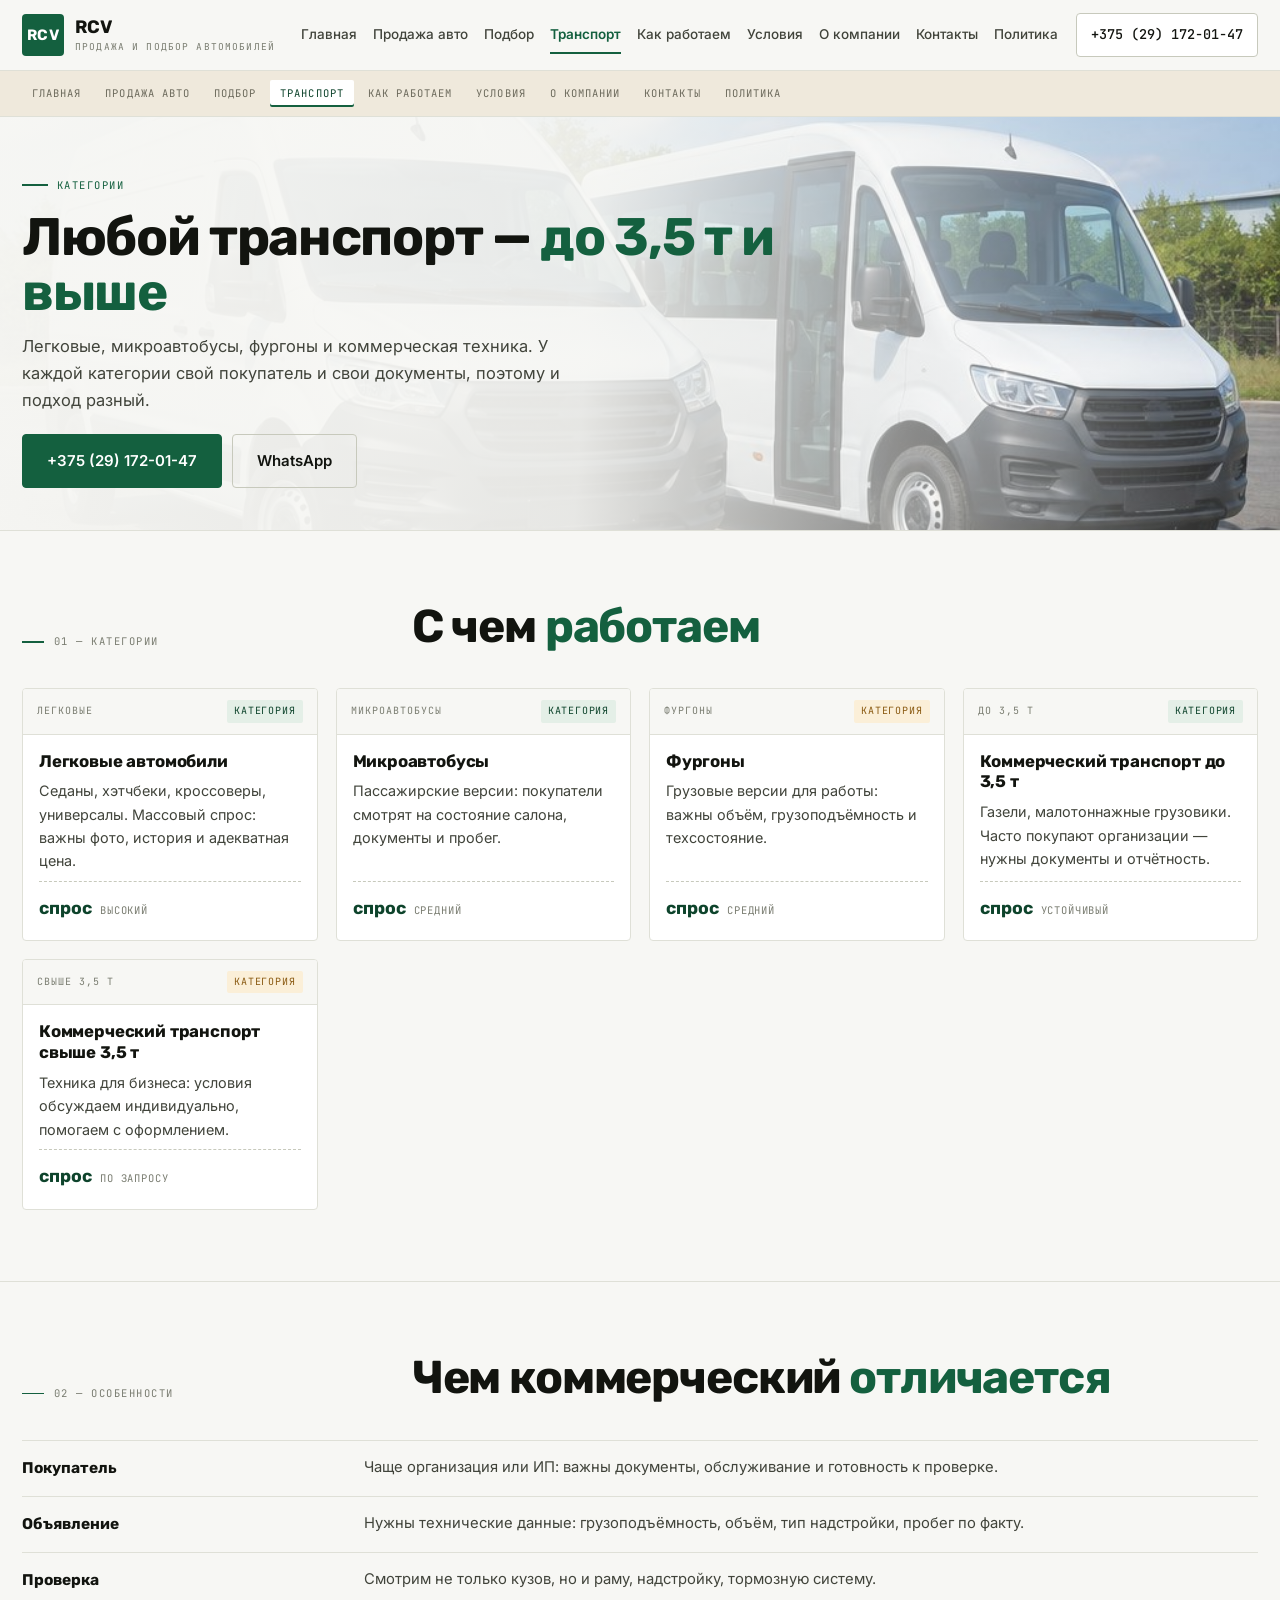
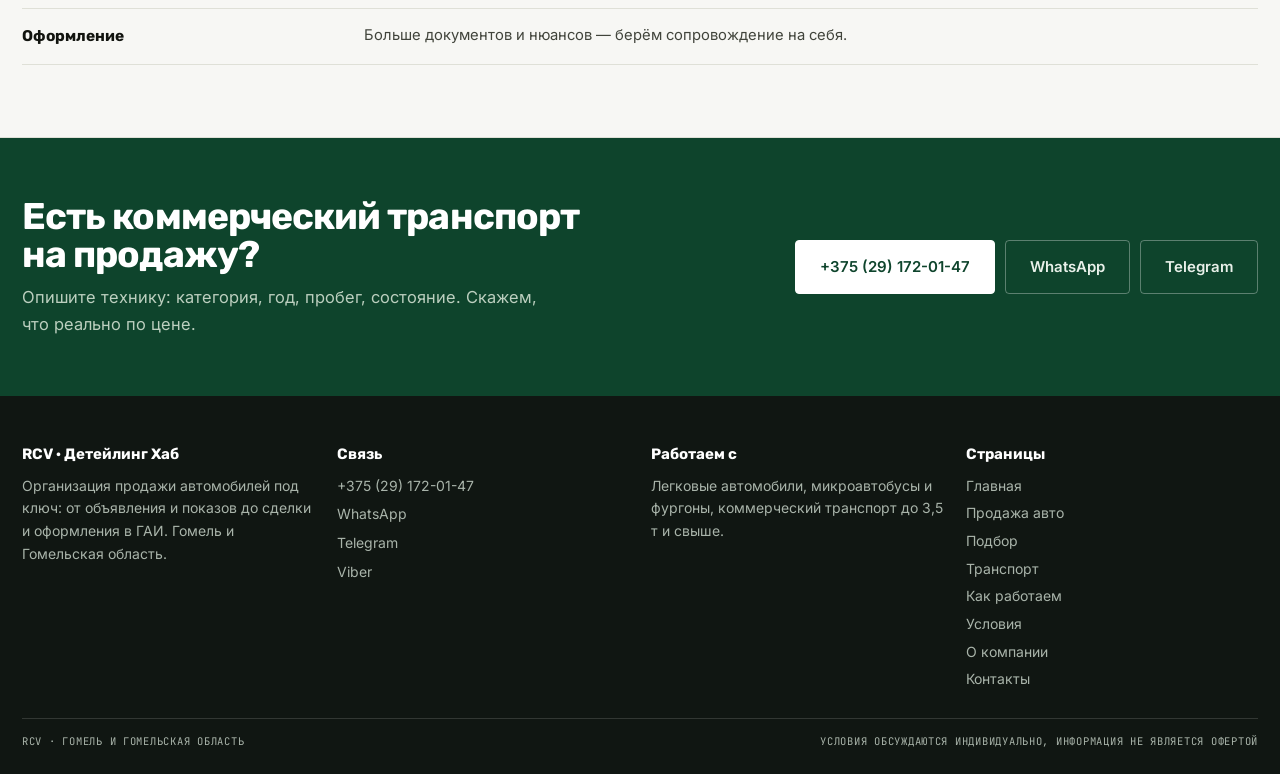
<file: transport.html>
<!doctype html>
<html lang="ru">
<head>
<meta charset="utf-8">
<meta name="viewport" content="width=device-width,initial-scale=1">
<title>Продажа легковых, микроавтобусов и коммерческого транспорта — RCV</title>
<meta name="description" content="Продажа микроавтобусов, фургонов и коммерческого транспорта до 3,5 т и свыше в Гомеле и области. Организация продажи под ключ.">
<link rel="icon" href="data:image/svg+xml,%3Csvg xmlns='http://www.w3.org/2000/svg' viewBox='0 0 32 32'%3E%3Crect width='32' height='32' rx='6' fill='%2314603F'/%3E%3Ctext x='16' y='22' font-family='Arial' font-size='13' font-weight='700' fill='%23fff' text-anchor='middle'%3ERCV%3C/text%3E%3C/svg%3E">
<link rel="preconnect" href="https://fonts.googleapis.com"><link rel="preconnect" href="https://fonts.gstatic.com" crossorigin>
<link href="https://fonts.googleapis.com/css2?family=Rubik:wght@400;500;600;700;800&family=Inter:wght@400;500;600&family=JetBrains+Mono:wght@400;500&display=swap" rel="stylesheet">
<style>
:root{--paper:#F7F7F4;--white:#fff;--ink:#12140F;--ink2:#41443B;--muted:#7A7D71;--line:#DFE0D7;--line2:#C7C9BC;--green:#14603F;--green-d:#0E442C;--green-l:#E4EFE7;--sand:#EFE9DC;--max:1280px;--pad:22px;--r:4px;--d:'Rubik',system-ui,sans-serif;--b:'Inter',system-ui,sans-serif;--m:'JetBrains Mono',monospace}
*{box-sizing:border-box}body{margin:0;background:var(--paper);color:var(--ink);font:400 16.5px/1.62 var(--b);overflow-x:hidden}
img{max-width:100%;display:block}a{color:inherit;text-decoration:none}button{font:inherit;color:inherit;background:none;border:0;cursor:pointer}
[hidden]{display:none!important}body.is-locked{overflow:hidden}
.wrap{width:min(var(--max),100% - var(--pad)*2);margin:0 auto}
h1,h2,h3{margin:0;font-family:var(--d);font-weight:700;letter-spacing:-.025em;line-height:1.05}
h1{font-size:clamp(2.15rem,5.4vw,4.2rem)}h2{font-size:clamp(1.7rem,3.6vw,2.9rem)}
.header{position:sticky;top:0;z-index:60;background:rgba(247,247,244,.96);border-bottom:1px solid var(--line)}
.header__in{display:flex;align-items:center;gap:18px;padding:13px 0}
.logo{display:flex;align-items:center;gap:11px;min-width:0}
.logo__mark{width:42px;height:42px;flex:none;display:grid;place-items:center;border-radius:var(--r);background:var(--green);color:#fff;font-family:var(--d);font-weight:700;font-size:15px}
.logo__txt{display:flex;flex-direction:column;line-height:1.1;min-width:0}
.logo__txt b{font-family:var(--d);font-size:18px;white-space:nowrap}
.logo__txt i{font-style:normal;font-family:var(--m);font-size:9.5px;letter-spacing:.12em;text-transform:uppercase;color:var(--muted);margin-top:4px;white-space:nowrap}
.btn{display:inline-flex;align-items:center;justify-content:center;gap:9px;padding:14px 24px;border-radius:var(--r);background:var(--green);color:#fff;font-weight:600;font-size:15px;border:1px solid var(--green)}
.btn--ghost{background:transparent;color:var(--ink);border-color:var(--line2)}
.btn--light{background:#fff;color:var(--green-d);border-color:#fff}
.hero{position:relative;isolation:isolate;overflow:hidden;border-bottom:1px solid var(--line);background:#E6E5DE}
.hero__bg{position:absolute;inset:0;z-index:-2}
.hero__bg img{width:100%;height:100%;object-fit:cover;object-position:60% 50%}
.hero::after{content:'';position:absolute;inset:0;z-index:-1;background:linear-gradient(94deg,rgba(247,247,244,.985) 0%,rgba(247,247,244,.95) 42%,rgba(247,247,244,.56) 70%,rgba(247,247,244,.07) 94%)}
.hero__in{padding:clamp(34px,5vw,64px) 0 clamp(28px,4vw,52px);min-height:clamp(470px,66vh,690px);display:flex;flex-direction:column;justify-content:flex-end;position:relative}
.hero__lead{margin:18px 0 0;max-width:50ch;font-size:clamp(1rem,1.3vw,1.12rem);color:var(--ink2)}
.hero__acts{display:flex;flex-wrap:wrap;gap:10px;margin-top:24px}
.strip{background:#EFE9DC;border-bottom:1px solid var(--line)}
.strip__in{display:flex;gap:4px;overflow-x:auto;scrollbar-width:none;padding:9px 0}
.strip__in::-webkit-scrollbar{display:none}
.strip a{font-family:var(--m);font-size:10.5px;letter-spacing:.1em;text-transform:uppercase;color:#6C6A5C;padding:5px 10px;white-space:nowrap}
.strip a.is-on{color:var(--green-d);background:#fff;box-shadow:inset 0 -2px 0 var(--green)}
.burger{display:none;width:42px;height:40px;border:1px solid var(--line2);border-radius:var(--r);background:#fff;align-items:center;justify-content:center;flex-direction:column;gap:5px}
.burger i{display:block;width:17px;height:1.6px;background:var(--ink)}
.drawer{position:fixed;inset:0;z-index:80;display:none;background:rgba(18,20,15,.52)}
.drawer.is-open{display:block}
.drawer__inner{position:absolute;top:0;right:0;bottom:0;width:min(360px,88vw);background:var(--paper);padding:18px;overflow-y:auto;display:flex;flex-direction:column}
.drawer a.dl{padding:12px 2px;border-bottom:1px solid var(--line);font-family:var(--d);font-size:17px;font-weight:600}
.mbar{display:none}
@media(max-width:1099px){.nav,.header__tel{display:none}.burger{display:flex;margin-left:auto}.strip{display:none}
.mbar{display:flex;position:fixed;left:0;right:0;bottom:0;z-index:70;background:#fff;border-top:1px solid var(--line);padding:8px 10px;gap:8px}
.mbar a{flex:1;display:flex;align-items:center;justify-content:center;padding:11px 6px;border:1px solid var(--line2);border-radius:var(--r);font-size:13px;font-weight:600}
.mbar a.p{background:var(--green);border-color:var(--green);color:#fff}body{padding-bottom:62px}}
@media(max-width:860px){.hero__in{grid-template-columns:minmax(0,1fr)}}
</style>
<link rel="stylesheet" href="assets/css/site.v1.css">
</head>
<body>
<header class="header"><div class="wrap header__in">
<a class="logo" href="index.html"><span class="logo__mark">RCV</span><span class="logo__txt"><b>RCV</b><i>продажа и подбор автомобилей</i></span></a>
<nav class="nav"><a href="index.html">Главная</a><a href="prodazha.html">Продажа авто</a><a href="podbor.html">Подбор</a><a href="transport.html" aria-current="page">Транспорт</a><a href="process.html">Как работаем</a><a href="ceny.html">Условия</a><a href="o-kompanii.html">О компании</a><a href="kontakty.html">Контакты</a><a href="politika.html">Политика</a></nav>
<a class="header__tel" href="tel:+375291720147">+375 (29) 172-01-47</a>
<button class="burger" id="burger" type="button" aria-label="Открыть меню" aria-expanded="false" aria-controls="drawer"><i></i><i></i><i></i></button>
</div></header>
<div class="strip"><div class="wrap strip__in"><a href="index.html">Главная</a><a href="prodazha.html">Продажа авто</a><a href="podbor.html">Подбор</a><a href="transport.html" class="is-on">Транспорт</a><a href="process.html">Как работаем</a><a href="ceny.html">Условия</a><a href="o-kompanii.html">О компании</a><a href="kontakty.html">Контакты</a><a href="politika.html">Политика</a></div></div>
<main><section class="phero">
<div class="phero__bg"><img src="assets/img/commercial.jpg" alt="Фургон и микроавтобус на площадке" width="1100" height="620"></div>
<div class="wrap phero__in">
<span class="kick">категории</span>
<h1>Любой транспорт — <em>до 3,5 т и выше</em></h1>
<p class="phero__lead">Легковые, микроавтобусы, фургоны и коммерческая техника. У каждой категории свой покупатель и свои документы, поэтому и подход разный.</p>
<div class="phero__acts"><a class="btn" href="tel:+375291720147">+375 (29) 172-01-47</a><a class="btn btn--ghost" href="https://wa.me/375291720147" target="_blank" rel="noopener">WhatsApp</a></div>
</div></section><section class="sect section--white"><div class="wrap">
<div class="sect__head"><div class="sect__label">01 — категории</div><div><h2>С чем <em>работаем</em></h2></div></div>
<div class="lots"><article class="lot">
<div class="lot__top"><span class="lot__type">Легковые</span><span class="lot__st ">категория</span></div>
<div class="lot__body"><h3>Легковые автомобили</h3><p>Седаны, хэтчбеки, кроссоверы, универсалы. Массовый спрос: важны фото, история и адекватная цена.</p><div class="lot__price"><b>спрос</b><span>высокий</span></div></div>
</article><article class="lot">
<div class="lot__top"><span class="lot__type">Микроавтобусы</span><span class="lot__st ">категория</span></div>
<div class="lot__body"><h3>Микроавтобусы</h3><p>Пассажирские версии: покупатели смотрят на состояние салона, документы и пробег.</p><div class="lot__price"><b>спрос</b><span>средний</span></div></div>
</article><article class="lot">
<div class="lot__top"><span class="lot__type">Фургоны</span><span class="lot__st lot__st--new">категория</span></div>
<div class="lot__body"><h3>Фургоны</h3><p>Грузовые версии для работы: важны объём, грузоподъёмность и техсостояние.</p><div class="lot__price"><b>спрос</b><span>средний</span></div></div>
</article><article class="lot">
<div class="lot__top"><span class="lot__type">До 3,5 т</span><span class="lot__st ">категория</span></div>
<div class="lot__body"><h3>Коммерческий транспорт до 3,5 т</h3><p>Газели, малотоннажные грузовики. Часто покупают организации — нужны документы и отчётность.</p><div class="lot__price"><b>спрос</b><span>устойчивый</span></div></div>
</article><article class="lot">
<div class="lot__top"><span class="lot__type">Свыше 3,5 т</span><span class="lot__st lot__st--new">категория</span></div>
<div class="lot__body"><h3>Коммерческий транспорт свыше 3,5 т</h3><p>Техника для бизнеса: условия обсуждаем индивидуально, помогаем с оформлением.</p><div class="lot__price"><b>спрос</b><span>по запросу</span></div></div>
</article></div></div></section>
<section class="sect section--sand"><div class="wrap">
<div class="sect__head"><div class="sect__label">02 — особенности</div><div><h2>Чем коммерческий <em>отличается</em></h2></div></div>
<div class="rows"><div class="row"><b>Покупатель</b><span>Чаще организация или ИП: важны документы, обслуживание и готовность к проверке.</span></div><div class="row"><b>Объявление</b><span>Нужны технические данные: грузоподъёмность, объём, тип надстройки, пробег по факту.</span></div><div class="row"><b>Проверка</b><span>Смотрим не только кузов, но и раму, надстройку, тормозную систему.</span></div><div class="row"><b>Оформление</b><span>Больше документов и нюансов — берём сопровождение на себя.</span></div></div></div></section>
<section class="cta"><div class="wrap cta__in">
<div><h2>Есть коммерческий транспорт на продажу?</h2><p>Опишите технику: категория, год, пробег, состояние. Скажем, что реально по цене.</p></div>
<div class="cta__acts"><a class="btn btn--light" href="tel:+375291720147">+375 (29) 172-01-47</a><a class="btn btn--ghost" href="https://wa.me/375291720147" target="_blank" rel="noopener">WhatsApp</a><a class="btn btn--ghost" href="https://t.me/+375291720147" target="_blank" rel="noopener">Telegram</a></div>
</div></section></main>
<footer class="footer"><div class="wrap">
<div class="footer__grid">
<div><b>RCV · Детейлинг Хаб</b><p style="margin:0">Организация продажи автомобилей под ключ: от объявления и показов до сделки и оформления в ГАИ. Гомель и Гомельская область.</p></div>
<div><b>Связь</b><a href="tel:+375291720147" style="display:block;margin-bottom:6px">+375 (29) 172-01-47</a><a href="https://wa.me/375291720147" target="_blank" rel="noopener" style="display:block;margin-bottom:6px">WhatsApp</a><a href="https://t.me/+375291720147" target="_blank" rel="noopener" style="display:block;margin-bottom:6px">Telegram</a><a href="viber://chat?number=%2B375291720147">Viber</a></div>
<div><b>Работаем с</b><p style="margin:0">Легковые автомобили, микроавтобусы и фургоны, коммерческий транспорт до 3,5 т и свыше.</p></div>
<div><b>Страницы</b><a href="index.html" style="display:block;margin-bottom:5px">Главная</a><a href="prodazha.html" style="display:block;margin-bottom:5px">Продажа авто</a><a href="podbor.html" style="display:block;margin-bottom:5px">Подбор</a><a href="transport.html" style="display:block;margin-bottom:5px">Транспорт</a><a href="process.html" style="display:block;margin-bottom:5px">Как работаем</a><a href="ceny.html" style="display:block;margin-bottom:5px">Условия</a><a href="o-kompanii.html" style="display:block;margin-bottom:5px">О компании</a><a href="kontakty.html" style="display:block;margin-bottom:5px">Контакты</a></div>
</div>
<div class="footer__bot"><span>RCV · Гомель и Гомельская область</span><span>Условия обсуждаются индивидуально, информация не является офертой</span></div>
</div></footer>
<div class="drawer" id="drawer" aria-hidden="true">
<div class="drawer__inner" role="dialog" aria-modal="true" aria-label="Меню">
<div class="drawer__top"><span class="logo__txt"><b>RCV</b><i>продажа и подбор автомобилей</i></span><button class="drawer__close" id="drawerClose" type="button" aria-label="Закрыть меню">×</button></div>
<a class="dl" href="index.html">Главная</a><a class="dl" href="prodazha.html">Продажа авто</a><a class="dl" href="podbor.html">Подбор</a><a class="dl" href="transport.html">Транспорт</a><a class="dl" href="process.html">Как работаем</a><a class="dl" href="ceny.html">Условия</a><a class="dl" href="o-kompanii.html">О компании</a><a class="dl" href="kontakty.html">Контакты</a><a class="dl" href="politika.html">Политика</a><a class="btn" href="tel:+375291720147">+375 (29) 172-01-47</a>
</div></div>
<div class="mbar"><a class="p" href="tel:+375291720147">Позвонить</a><a href="https://wa.me/375291720147" target="_blank" rel="noopener">WhatsApp</a><a href="viber://chat?number=%2B375291720147" target="_blank" rel="noopener">Viber</a><a href="https://t.me/+375291720147" target="_blank" rel="noopener">Telegram</a></div>
<script src="assets/js/main.v1.js" defer></script>
</body>
</html>
</file>
<file: assets/css/site.v1.css>
:root{--paper:#F7F7F4;--paper2:#EFEEE8;--white:#FFFFFF;--ink:#12140F;--ink2:#41443B;--muted:#7A7D71;
--line:#DFE0D7;--line2:#C7C9BC;--green:#14603F;--green-d:#0E442C;--green-l:#E4EFE7;--sand:#EFE9DC;--amber:#8A5A12;
--d:'Rubik',system-ui,sans-serif;--b:'Inter',system-ui,sans-serif;--m:'JetBrains Mono',monospace;--max:1280px;--pad:22px;--r:4px}
*,*::before,*::after{box-sizing:border-box}
body{margin:0;background:var(--paper);color:var(--ink);font:400 16.5px/1.62 var(--b);-webkit-font-smoothing:antialiased;overflow-x:hidden}
img{max-width:100%;display:block}
a{color:inherit;text-decoration:none}
button{font:inherit;color:inherit;background:none;border:0;cursor:pointer}
[hidden]{display:none!important}
body.is-locked{overflow:hidden}
.wrap{width:min(var(--max),100% - var(--pad)*2);margin:0 auto}
h1,h2,h3,h4{margin:0;font-family:var(--d);font-weight:700;letter-spacing:-.025em;line-height:1.04}
h1{font-size:clamp(2.15rem,5.4vw,4.2rem)}
h2{font-size:clamp(1.7rem,3.6vw,2.9rem)}
h3{font-size:clamp(1.05rem,1.5vw,1.22rem);line-height:1.24;letter-spacing:-.01em}
p{margin:0 0 1em}
p:last-child{margin-bottom:0}
em{font-style:normal;color:var(--green)}
.mono{font-family:var(--m);font-size:11px;letter-spacing:.13em;text-transform:uppercase;color:var(--muted)}
.header{position:sticky;top:0;z-index:60;background:rgba(247,247,244,.96);backdrop-filter:blur(10px);border-bottom:1px solid var(--line)}
.header__in{display:flex;align-items:center;gap:18px;padding:13px 0;min-width:0}
.logo{display:flex;align-items:center;gap:11px;min-width:0}
.logo__mark{width:42px;height:42px;flex:none;display:grid;place-items:center;border-radius:var(--r);background:var(--green);color:#fff;font-family:var(--d);font-weight:700;font-size:15px;letter-spacing:.04em}
.logo__txt{display:flex;flex-direction:column;line-height:1.1;min-width:0;overflow:hidden}
.logo__txt b{font-family:var(--d);font-size:18px;font-weight:700;white-space:nowrap;letter-spacing:-.01em}
.logo__txt i{font-style:normal;font-family:var(--m);font-size:9.5px;letter-spacing:.12em;text-transform:uppercase;color:var(--muted);margin-top:4px;white-space:nowrap}
.nav{margin-left:auto;display:flex;align-items:center;gap:16px;font-size:13.5px;font-weight:500}
.nav a{color:var(--ink2);padding:5px 0;position:relative;white-space:nowrap}
.nav a:hover{color:var(--ink)}
.nav a[aria-current]{color:var(--green);font-weight:600}
.nav a[aria-current]::after{content:'';position:absolute;left:0;right:0;bottom:-3px;height:2px;background:var(--green)}
.header__tel{font-family:var(--m);font-size:13.5px;font-weight:500;white-space:nowrap;padding:10px 14px;border:1px solid var(--line2);border-radius:var(--r);background:var(--white)}
.header__tel:hover{border-color:var(--green);color:var(--green)}
.burger{display:none;width:42px;height:40px;border:1px solid var(--line2);border-radius:var(--r);background:var(--white);align-items:center;justify-content:center;flex-direction:column;gap:5px}
.burger i{display:block;width:17px;height:1.6px;background:var(--ink)}
.btn{display:inline-flex;align-items:center;justify-content:center;gap:9px;padding:14px 24px;border-radius:var(--r);background:var(--green);color:#fff;font-weight:600;font-size:15px;border:1px solid var(--green);transition:.18s}
.btn:hover{background:var(--green-d);border-color:var(--green-d);transform:translateY(-1px)}
.btn--ghost{background:transparent;color:var(--ink);border-color:var(--line2)}
.btn--ghost:hover{background:var(--white);border-color:var(--ink);color:var(--ink)}
.btn--light{background:#fff;color:var(--green-d);border-color:#fff}
.strip{background:var(--sand);border-bottom:1px solid var(--line)}
.strip__in{display:flex;gap:4px;overflow-x:auto;scrollbar-width:none;padding:9px 0}
.strip__in::-webkit-scrollbar{display:none}
.strip a{font-family:var(--m);font-size:10.5px;letter-spacing:.1em;text-transform:uppercase;color:#6C6A5C;padding:5px 10px;border-radius:2px;white-space:nowrap}
.strip a:hover{color:var(--ink);background:rgba(255,255,255,.7)}
.strip a.is-on{color:var(--green-d);background:#fff;box-shadow:inset 0 -2px 0 var(--green)}
.drawer{position:fixed;inset:0;z-index:80;display:none;background:rgba(18,20,15,.52)}
.drawer.is-open{display:block}
.drawer__inner{position:absolute;top:0;right:0;bottom:0;width:min(360px,88vw);background:var(--paper);padding:18px;overflow-y:auto;display:flex;flex-direction:column}
.drawer__top{display:flex;align-items:center;justify-content:space-between;margin-bottom:14px}
.drawer__close{width:38px;height:38px;border:1px solid var(--line2);border-radius:var(--r);background:#fff;font-size:19px;line-height:1}
.drawer a.dl{padding:12px 2px;border-bottom:1px solid var(--line);font-family:var(--d);font-size:17px;font-weight:600}
.drawer .btn{margin-top:16px}
/* герой */
.hero{position:relative;isolation:isolate;overflow:hidden;border-bottom:1px solid var(--line);background:#E6E5DE}
.hero__bg{position:absolute;inset:0;z-index:-2}
.hero__bg img{width:100%;height:100%;object-fit:cover;object-position:60% 50%}
.hero::after{content:'';position:absolute;inset:0;z-index:-1;background:linear-gradient(94deg,rgba(247,247,244,.985) 0%,rgba(247,247,244,.95) 42%,rgba(247,247,244,.56) 70%,rgba(247,247,244,.07) 94%)}
.hero__in{padding:clamp(34px,5vw,64px) 0 clamp(28px,4vw,52px);min-height:clamp(470px,66vh,690px);display:flex;flex-direction:column;justify-content:flex-end;position:relative}
.kick{display:inline-flex;align-items:center;gap:9px;font-family:var(--m);font-size:10.5px;letter-spacing:.14em;text-transform:uppercase;color:var(--green);margin-bottom:16px}
.kick::before{content:'';width:26px;height:1.5px;background:var(--green)}
.hero h1{max-width:17ch}
.hero__lead{margin:18px 0 0;max-width:50ch;font-size:clamp(1rem,1.3vw,1.12rem);color:var(--ink2)}
.hero__acts{display:flex;flex-wrap:wrap;gap:10px;margin-top:24px}
.hero__figs{display:flex;flex-wrap:wrap;gap:clamp(16px,2.6vw,38px);margin-top:26px;padding-top:20px;border-top:1px solid rgba(18,20,15,.16)}
.hero__figs b{display:block;font-family:var(--d);font-weight:700;font-size:clamp(1.2rem,1.9vw,1.5rem);line-height:1.1}
.hero__figs span{font-family:var(--m);font-size:9.5px;letter-spacing:.09em;text-transform:uppercase;color:var(--muted);display:block;margin-top:4px;max-width:22ch}
.phero{position:relative;isolation:isolate;min-height:clamp(320px,40vh,430px);display:flex;align-items:flex-end;overflow:hidden;border-bottom:1px solid var(--line);background:#E6E5DE}
.phero__bg{position:absolute;inset:0;z-index:-2}
.phero__bg img{width:100%;height:100%;object-fit:cover;object-position:center 48%}
.phero::after{content:'';position:absolute;inset:0;z-index:-1;background:linear-gradient(94deg,rgba(247,247,244,.98) 0%,rgba(247,247,244,.93) 46%,rgba(247,247,244,.52) 74%,rgba(247,247,244,.1) 100%)}
.phero__in{padding:clamp(30px,4vw,50px) 0 clamp(26px,3.4vw,42px);position:relative}
.phero h1{max-width:23ch;font-size:clamp(1.95rem,4.2vw,3.3rem)}
.phero__lead{margin:14px 0 0;max-width:56ch;color:var(--ink2)}
.phero__acts{display:flex;flex-wrap:wrap;gap:10px;margin-top:20px}
/* секции */
.sect{padding:clamp(44px,5.6vw,82px) 0;border-bottom:1px solid var(--line)}
.sect--white{background:var(--white)}
.sect--sand{background:var(--sand)}
.sect__head{display:grid;gap:14px;margin-bottom:clamp(22px,3vw,38px)}
@media(min-width:920px){.sect__head{grid-template-columns:minmax(0,.4fr) minmax(0,1fr);gap:clamp(20px,4vw,56px);align-items:end}}
.sect__label{font-family:var(--m);font-size:10.5px;letter-spacing:.14em;text-transform:uppercase;color:var(--muted);display:flex;align-items:center;gap:10px}
.sect__label::before{content:'';width:22px;height:1.5px;background:var(--green);flex:none}
.sect__lead{margin-top:12px;color:var(--ink2);max-width:62ch}
/* витрина-карточки */
.lots{display:grid;gap:clamp(12px,1.5vw,18px);grid-template-columns:repeat(auto-fit,minmax(255px,1fr))}
.lot{background:var(--white);border:1px solid var(--line);border-radius:var(--r);overflow:hidden;display:flex;flex-direction:column;transition:.18s}
.lot:hover{transform:translateY(-2px);box-shadow:0 12px 30px rgba(18,20,15,.08);border-color:var(--line2)}
.lot__top{display:flex;justify-content:space-between;align-items:center;gap:10px;padding:11px 14px;border-bottom:1px solid var(--line);background:var(--paper)}
.lot__type{font-family:var(--m);font-size:10px;letter-spacing:.1em;text-transform:uppercase;color:var(--muted)}
.lot__st{font-family:var(--m);font-size:10px;letter-spacing:.08em;text-transform:uppercase;padding:3px 7px;border-radius:2px;background:var(--green-l);color:var(--green-d)}
.lot__st--new{background:#FBEFD8;color:var(--amber)}
.lot__body{padding:16px 16px 18px;display:flex;flex-direction:column;gap:8px;flex:1}
.lot h3{font-family:var(--d);font-size:1.05rem}
.lot p{font-size:14.4px;color:var(--ink2);margin:0}
.lot__price{margin-top:auto;padding-top:12px;display:flex;align-items:baseline;gap:8px;border-top:1px dashed var(--line2)}
.lot__price b{font-family:var(--d);font-size:1.1rem;color:var(--green-d)}
.lot__price span{font-family:var(--m);font-size:10.5px;color:var(--muted);text-transform:uppercase;letter-spacing:.08em}
/* шаги, списки */
.steps{display:grid;gap:clamp(10px,1.4vw,16px);grid-template-columns:repeat(auto-fit,minmax(230px,1fr));counter-reset:s}
.step{background:var(--white);border:1px solid var(--line);border-radius:var(--r);padding:clamp(15px,1.8vw,22px)}
.step::before{counter-increment:s;content:counter(s,decimal-leading-zero);font-family:var(--m);font-size:10.5px;letter-spacing:.1em;color:var(--green);display:block;margin-bottom:9px}
.step h3{font-size:15.5px;margin-bottom:6px}
.step p{font-size:14px;color:var(--ink2);margin:0}
.rows{border-top:1px solid var(--line)}
.row{display:grid;gap:4px;padding:15px 0;border-bottom:1px solid var(--line)}
@media(min-width:780px){.row{grid-template-columns:minmax(0,.34fr) minmax(0,1fr);gap:clamp(16px,3vw,44px);align-items:start}}
.row b{font-family:var(--d);font-size:15.5px}
.row span{color:var(--ink2);font-size:14.8px}
/* оценка авто */
.est{display:grid;grid-template-columns:minmax(0,1fr) minmax(0,.92fr);gap:clamp(14px,2vw,24px);align-items:start}
.est__form{background:var(--white);border:1px solid var(--line);border-radius:var(--r);padding:clamp(16px,2vw,26px)}
.ef{margin-bottom:18px}
.ef:last-child{margin-bottom:0}
.ef__lab{font-family:var(--m);font-size:10px;letter-spacing:.12em;text-transform:uppercase;color:var(--muted);display:block;margin-bottom:8px}
.ef__opts{display:flex;flex-wrap:wrap;gap:6px}
.ef__opts button{padding:9px 12px;border:1px solid var(--line2);border-radius:3px;font-size:13.5px;font-weight:500;color:var(--ink2);background:var(--paper);transition:.15s}
.ef__opts button:hover{border-color:var(--ink);color:var(--ink)}
.ef__opts button[aria-pressed="true"]{background:var(--green);border-color:var(--green);color:#fff}
.est__out{background:var(--green-d);color:#EAF1EA;border-radius:var(--r);padding:clamp(18px,2.2vw,28px);position:sticky;top:96px}
.est__out .kick{color:#A9D7BE}
.est__out .kick::before{background:#A9D7BE}
.est__out h3{color:#fff;font-family:var(--d);font-size:clamp(1.15rem,1.7vw,1.4rem);margin-bottom:8px}
.est__out p{color:#C4D5C9;font-size:14.6px}
.est__meta{display:grid;grid-template-columns:1fr 1fr;gap:12px;margin:16px 0;padding:14px 0;border-top:1px solid rgba(255,255,255,.16);border-bottom:1px solid rgba(255,255,255,.16)}
.est__meta b{display:block;font-family:var(--d);font-size:1.15rem;color:#fff;line-height:1.2}
.est__meta span{font-family:var(--m);font-size:9.5px;letter-spacing:.09em;text-transform:uppercase;color:#93AE9C;display:block;margin-top:4px}
.est__list{list-style:none;margin:0 0 16px;padding:0;display:grid;gap:7px}
.est__list li{position:relative;padding-left:17px;font-size:14px;color:#D6E2D9}
.est__list li::before{content:'';position:absolute;left:0;top:8px;width:6px;height:6px;background:#A9D7BE;border-radius:50%}
.est__out .btn{width:100%}
/* аккордеон */
.faq{border-top:1px solid var(--line)}
.faq details{border-bottom:1px solid var(--line)}
.faq summary{list-style:none;cursor:pointer;padding:16px 34px 16px 0;position:relative;font-family:var(--d);font-weight:600;font-size:16px}
.faq summary::-webkit-details-marker{display:none}
.faq summary::after{content:'+';position:absolute;right:2px;top:13px;font-family:var(--m);font-size:19px;color:var(--green);transition:.2s}
.faq details[open] summary::after{transform:rotate(45deg)}
.faq p{padding:0 0 16px;color:var(--ink2);font-size:14.8px;max-width:74ch}
.note{border-left:2px solid var(--green);background:var(--green-l);padding:13px 16px;border-radius:0 var(--r) var(--r) 0;font-size:14.4px;color:#204A36}
/* форма */
.form{display:grid;gap:11px;max-width:520px}
.form input,.form select,.form textarea{width:100%;min-width:0;padding:12px 13px;border:1px solid var(--line2);border-radius:var(--r);font:inherit;font-size:15px;background:var(--white);color:var(--ink)}
.form input:focus,.form textarea:focus,.form select:focus{outline:2px solid var(--green);outline-offset:1px;border-color:var(--green)}
.form textarea{min-height:92px;resize:vertical}
.form .hint{font-size:12.6px;color:var(--muted);margin:0}
/* CTA */
.cta{background:var(--green-d);color:#E8F0E9;padding:clamp(34px,4.6vw,62px) 0}
.cta__in{display:grid;gap:18px;align-items:center}
@media(min-width:880px){.cta__in{grid-template-columns:minmax(0,1fr) auto;gap:32px}}
.cta h2{color:#fff;max-width:24ch;font-size:clamp(1.55rem,2.9vw,2.4rem)}
.cta p{color:#BCCFBF;margin-top:10px;max-width:52ch}
.cta__acts{display:flex;flex-wrap:wrap;gap:10px}
.cta .btn--ghost{color:#E8F0E9;border-color:rgba(255,255,255,.32)}
.cta .btn--ghost:hover{background:rgba(255,255,255,.1);color:#fff;border-color:#fff}
/* футер */
.footer{background:#101612;color:#A9B4AA;padding:clamp(30px,4vw,46px) 0 24px;font-size:14px}
.footer__grid{display:grid;gap:22px;grid-template-columns:repeat(auto-fit,minmax(200px,1fr));margin-bottom:22px}
.footer b{display:block;color:#fff;font-family:var(--d);font-size:15px;margin-bottom:8px}
.footer a:hover{color:#fff}
.footer__bot{border-top:1px solid rgba(255,255,255,.14);padding-top:14px;display:flex;flex-wrap:wrap;gap:10px;justify-content:space-between;font-family:var(--m);font-size:10.5px;letter-spacing:.07em;text-transform:uppercase}
/* мобильная полоса */
.mbar{display:none}
@media(max-width:1099px){
.nav,.header__tel{display:none}
.burger{display:flex;margin-left:auto}
.strip{display:none}
.mbar{display:flex;position:fixed;left:0;right:0;bottom:0;z-index:70;background:#fff;border-top:1px solid var(--line);padding:8px 10px;gap:8px}
.mbar a{flex:1;display:flex;align-items:center;justify-content:center;padding:11px 6px;border:1px solid var(--line2);border-radius:var(--r);font-size:13px;font-weight:600}
.mbar a.p{background:var(--green);border-color:var(--green);color:#fff}
body{padding-bottom:62px}
}
@media(max-width:860px){
.hero::after{background:linear-gradient(180deg,rgba(247,247,244,.985) 0%,rgba(247,247,244,.95) 46%,rgba(247,247,244,.62) 74%,rgba(247,247,244,.14) 95%)}
.hero__in{min-height:clamp(430px,62vh,600px)}
.est{grid-template-columns:minmax(0,1fr)}
.est__out{position:static}
.phero::after{background:linear-gradient(180deg,rgba(247,247,244,.97) 0%,rgba(247,247,244,.92) 52%,rgba(247,247,244,.66) 100%)}
}
@media(max-width:520px){
.logo__txt i{display:none}
.logo__txt b{font-size:16px}
.logo__mark{width:36px;height:36px;font-size:13px}
.header__in{gap:10px}
}

/* сетка марок */
.brands{display:grid;grid-template-columns:repeat(auto-fill,minmax(132px,1fr));gap:1px;background:var(--line,#E4DFD6);border:1px solid var(--line,#E4DFD6)}
.brands span{background:var(--white,#fff);padding:10px 12px;font-size:14px;font-weight:500;color:var(--ink2,#3D464C);text-align:center;overflow-wrap:anywhere}
.brands span:hover{background:var(--paper,#F7F5F1);color:var(--ink,#14181B)}
@media(max-width:520px){.brands{grid-template-columns:repeat(2,minmax(0,1fr))}.brands span{font-size:13.5px;padding:9px 8px}}
</file>
